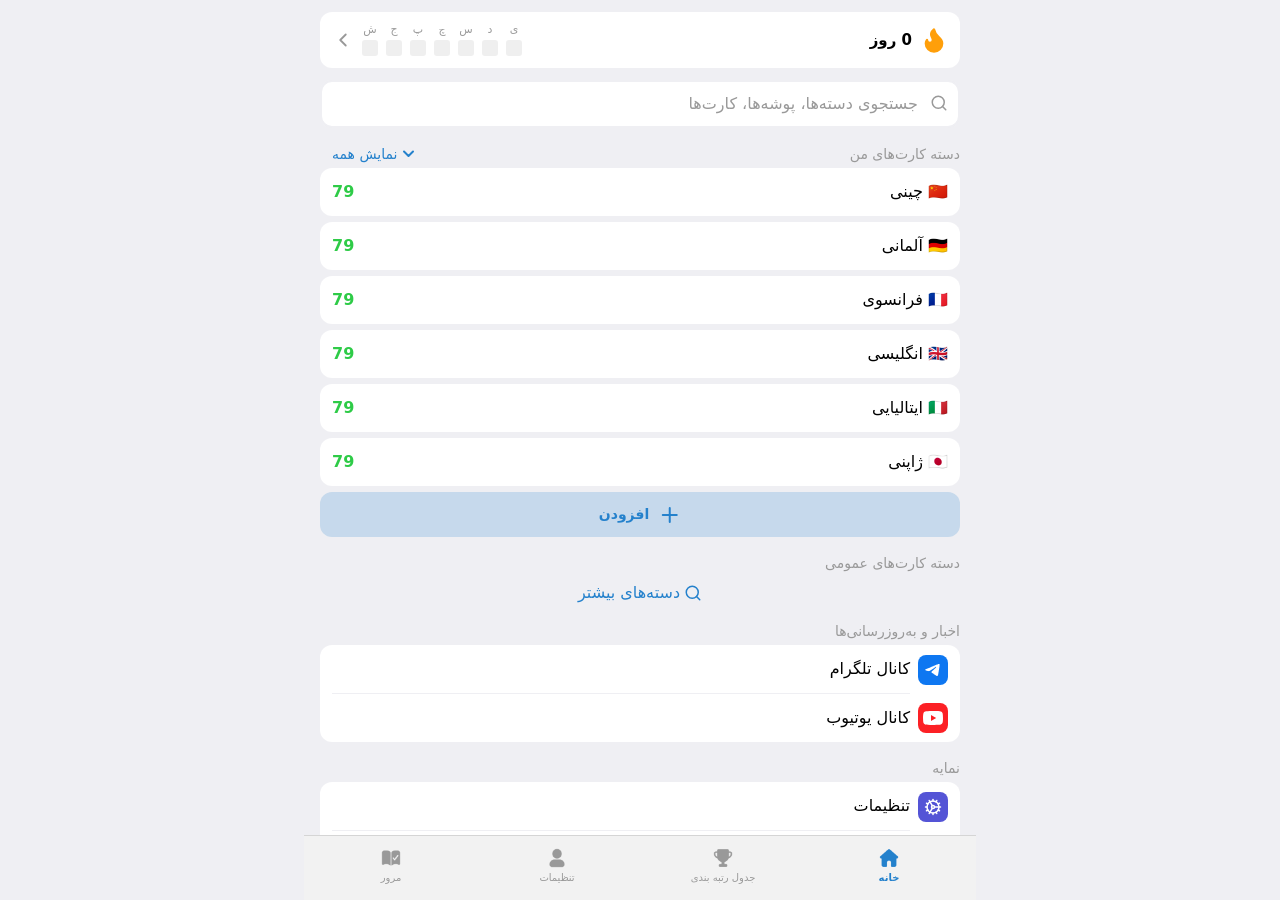
<file: index.html>
<!doctype html>
<html lang="en">
  <head>
    <!-- Must be the very first script in <head> (see docs: "برنامک‌ها در سروش‌پلاس") -->
    <script src="https://app.splus.ir/js/soroush-web-app.js"></script>
    <meta charset="UTF-8" />
    <link rel="icon" type="image/png" href="./favicon.png" />
    <meta name="viewport" content="width=device-width, initial-scale=1.0, user-scalable=no" />
    <title>MemoCard</title>
    <meta name="description" content="MemoCard. Improve your memory with spaced repetition. Learn languages, history or other subjects with the proven flashcard method." />
    <meta name="keywords" content="memocard, anki alternative,flashcard app,spaced repetition">
    <link rel="manifest" href="./manifest.json">
    <script>
      var rollbarAllowedHosts = ["app.memocard.org"];
      var isRollbarHostAllowed = rollbarAllowedHosts.indexOf(window.location.hostname) !== -1;
      var _rollbarConfig = {
        accessToken: "8738fbc8c3fe4c7eb5c007ad721435c088f5d90adb777fe614d680e02a99174fdf6cdc5746ce35d2a640b81828a0a750",
        enabled: isRollbarHostAllowed,
        captureUncaught: isRollbarHostAllowed,
        captureUnhandledRejections: isRollbarHostAllowed,
        environment: 'production',
        hostSafeList: rollbarAllowedHosts,
        checkIgnore: function () {
          return !isRollbarHostAllowed;
        },
        payload: {
          client: {
            javascript: {
              code_version: '1.0.1',
            }
          },
        }
      };
      !function(r){var e={};function o(n){if(e[n])return e[n].exports;var t=e[n]={i:n,l:!1,exports:{}};return r[n].call(t.exports,t,t.exports,o),t.l=!0,t.exports}o.m=r,o.c=e,o.d=function(r,e,n){o.o(r,e)||Object.defineProperty(r,e,{enumerable:!0,get:n})},o.r=function(r){"undefined"!=typeof Symbol&&Symbol.toStringTag&&Object.defineProperty(r,Symbol.toStringTag,{value:"Module"}),Object.defineProperty(r,"__esModule",{value:!0})},o.t=function(r,e){if(1&e&&(r=o(r)),8&e)return r;if(4&e&&"object"==typeof r&&r&&r.__esModule)return r;var n=Object.create(null);if(o.r(n),Object.defineProperty(n,"default",{enumerable:!0,value:r}),2&e&&"string"!=typeof r)for(var t in r)o.d(n,t,function(e){return r[e]}.bind(null,t));return n},o.n=function(r){var e=r&&r.__esModule?function(){return r.default}:function(){return r};return o.d(e,"a",e),e},o.o=function(r,e){return Object.prototype.hasOwnProperty.call(r,e)},o.p="",o(o.s=0)}([function(r,e,o){"use strict";var n=o(1),t=o(5);_rollbarConfig=_rollbarConfig||{},_rollbarConfig.rollbarJsUrl=_rollbarConfig.rollbarJsUrl||"https://cdn.rollbar.com/rollbarjs/refs/tags/v2.26.0/rollbar.min.js",_rollbarConfig.async=void 0===_rollbarConfig.async||_rollbarConfig.async;var a=n.setupShim(window,_rollbarConfig),l=t(_rollbarConfig);window.rollbar=n.Rollbar,a.loadFull(window,document,!_rollbarConfig.async,_rollbarConfig,l)},function(r,e,o){"use strict";var n=o(2),t=o(3);function a(r){return function(){try{return r.apply(this,arguments)}catch(r){try{console.error("[Rollbar]: Internal error",r)}catch(r){}}}}var l=0;function i(r,e){this.options=r,this._rollbarOldOnError=null;var o=l++;this.shimId=function(){return o},"undefined"!=typeof window&&window._rollbarShims&&(window._rollbarShims[o]={handler:e,messages:[]})}var s=o(4),d=function(r,e){return new i(r,e)},c=function(r){return new s(d,r)};function u(r){return a((function(){var e=this,o=Array.prototype.slice.call(arguments,0),n={shim:e,method:r,args:o,ts:new Date};window._rollbarShims[this.shimId()].messages.push(n)}))}i.prototype.loadFull=function(r,e,o,n,t){var l=!1,i=e.createElement("script"),s=e.getElementsByTagName("script")[0],d=s.parentNode;i.crossOrigin="",i.src=n.rollbarJsUrl,o||(i.async=!0),i.onload=i.onreadystatechange=a((function(){if(!(l||this.readyState&&"loaded"!==this.readyState&&"complete"!==this.readyState)){i.onload=i.onreadystatechange=null;try{d.removeChild(i)}catch(r){}l=!0,function(){var e;if(void 0===r._rollbarDidLoad){e=new Error("rollbar.js did not load");for(var o,n,a,l,i=0;o=r._rollbarShims[i++];)for(o=o.messages||[];n=o.shift();)for(a=n.args||[],i=0;i<a.length;++i)if("function"==typeof(l=a[i])){l(e);break}}"function"==typeof t&&t(e)}()}})),d.insertBefore(i,s)},i.prototype.wrap=function(r,e,o){try{var n;if(n="function"==typeof e?e:function(){return e||{}},"function"!=typeof r)return r;if(r._isWrap)return r;if(!r._rollbar_wrapped&&(r._rollbar_wrapped=function(){o&&"function"==typeof o&&o.apply(this,arguments);try{return r.apply(this,arguments)}catch(o){var e=o;throw e&&("string"==typeof e&&(e=new String(e)),e._rollbarContext=n()||{},e._rollbarContext._wrappedSource=r.toString(),window._rollbarWrappedError=e),e}},r._rollbar_wrapped._isWrap=!0,r.hasOwnProperty))for(var t in r)r.hasOwnProperty(t)&&(r._rollbar_wrapped[t]=r[t]);return r._rollbar_wrapped}catch(e){return r}};for(var p="log,debug,info,warn,warning,error,critical,global,configure,handleUncaughtException,handleAnonymousErrors,handleUnhandledRejection,captureEvent,captureDomContentLoaded,captureLoad".split(","),f=0;f<p.length;++f)i.prototype[p[f]]=u(p[f]);r.exports={setupShim:function(r,e){if(r){var o=e.globalAlias||"Rollbar";if("object"==typeof r[o])return r[o];r._rollbarShims={},r._rollbarWrappedError=null;var l=new c(e);return a((function(){e.captureUncaught&&(l._rollbarOldOnError=r.onerror,n.captureUncaughtExceptions(r,l,!0),e.wrapGlobalEventHandlers&&t(r,l,!0)),e.captureUnhandledRejections&&n.captureUnhandledRejections(r,l,!0);var a=e.autoInstrument;return!1!==e.enabled&&(void 0===a||!0===a||"object"==typeof a&&a.network)&&r.addEventListener&&(r.addEventListener("load",l.captureLoad.bind(l)),r.addEventListener("DOMContentLoaded",l.captureDomContentLoaded.bind(l))),r[o]=l,l}))()}},Rollbar:c}},function(r,e,o){"use strict";function n(r,e,o,n){r._rollbarWrappedError&&(n[4]||(n[4]=r._rollbarWrappedError),n[5]||(n[5]=r._rollbarWrappedError._rollbarContext),r._rollbarWrappedError=null);var t=e.handleUncaughtException.apply(e,n);o&&o.apply(r,n),"anonymous"===t&&(e.anonymousErrorsPending+=1)}r.exports={captureUncaughtExceptions:function(r,e,o){if(r){var t;if("function"==typeof e._rollbarOldOnError)t=e._rollbarOldOnError;else if(r.onerror){for(t=r.onerror;t._rollbarOldOnError;)t=t._rollbarOldOnError;e._rollbarOldOnError=t}e.handleAnonymousErrors();var a=function(){var o=Array.prototype.slice.call(arguments,0);n(r,e,t,o)};o&&(a._rollbarOldOnError=t),r.onerror=a}},captureUnhandledRejections:function(r,e,o){if(r){"function"==typeof r._rollbarURH&&r._rollbarURH.belongsToShim&&r.removeEventListener("unhandledrejection",r._rollbarURH);var n=function(r){var o,n,t;try{o=r.reason}catch(r){o=void 0}try{n=r.promise}catch(r){n="[unhandledrejection] error getting `promise` from event"}try{t=r.detail,!o&&t&&(o=t.reason,n=t.promise)}catch(r){}o||(o="[unhandledrejection] error getting `reason` from event"),e&&e.handleUnhandledRejection&&e.handleUnhandledRejection(o,n)};n.belongsToShim=o,r._rollbarURH=n,r.addEventListener("unhandledrejection",n)}}}},function(r,e,o){"use strict";function n(r,e,o){if(e.hasOwnProperty&&e.hasOwnProperty("addEventListener")){for(var n=e.addEventListener;n._rollbarOldAdd&&n.belongsToShim;)n=n._rollbarOldAdd;var t=function(e,o,t){n.call(this,e,r.wrap(o),t)};t._rollbarOldAdd=n,t.belongsToShim=o,e.addEventListener=t;for(var a=e.removeEventListener;a._rollbarOldRemove&&a.belongsToShim;)a=a._rollbarOldRemove;var l=function(r,e,o){a.call(this,r,e&&e._rollbar_wrapped||e,o)};l._rollbarOldRemove=a,l.belongsToShim=o,e.removeEventListener=l}}r.exports=function(r,e,o){if(r){var t,a,l="EventTarget,Window,Node,ApplicationCache,AudioTrackList,ChannelMergerNode,CryptoOperation,EventSource,FileReader,HTMLUnknownElement,IDBDatabase,IDBRequest,IDBTransaction,KeyOperation,MediaController,MessagePort,ModalWindow,Notification,SVGElementInstance,Screen,TextTrack,TextTrackCue,TextTrackList,WebSocket,WebSocketWorker,Worker,XMLHttpRequest,XMLHttpRequestEventTarget,XMLHttpRequestUpload".split(",");for(t=0;t<l.length;++t)r[a=l[t]]&&r[a].prototype&&n(e,r[a].prototype,o)}}},function(r,e,o){"use strict";function n(r,e){this.impl=r(e,this),this.options=e,function(r){for(var e=function(r){return function(){var e=Array.prototype.slice.call(arguments,0);if(this.impl[r])return this.impl[r].apply(this.impl,e)}},o="log,debug,info,warn,warning,error,critical,global,configure,handleUncaughtException,handleAnonymousErrors,handleUnhandledRejection,_createItem,wrap,loadFull,shimId,captureEvent,captureDomContentLoaded,captureLoad".split(","),n=0;n<o.length;n++)r[o[n]]=e(o[n])}(n.prototype)}n.prototype._swapAndProcessMessages=function(r,e){var o,n,t;for(this.impl=r(this.options);o=e.shift();)n=o.method,t=o.args,this[n]&&"function"==typeof this[n]&&("captureDomContentLoaded"===n||"captureLoad"===n?this[n].apply(this,[t[0],o.ts]):this[n].apply(this,t));return this},r.exports=n},function(r,e,o){"use strict";r.exports=function(r){return function(e){if(!e&&!window._rollbarInitialized){for(var o,n,t=(r=r||{}).globalAlias||"Rollbar",a=window.rollbar,l=function(r){return new a(r)},i=0;o=window._rollbarShims[i++];)n||(n=o.handler),o.handler._swapAndProcessMessages(l,o.messages);window[t]=n,window._rollbarInitialized=!0}}}}]);
    </script>
    <script type="module" crossorigin src="./assets/main-DvXLVefq.js"></script>
    <link rel="modulepreload" crossorigin href="./assets/rolldown-runtime-CNC7AqOf.js">
    <link rel="modulepreload" crossorigin href="./assets/modulepreload-polyfill-Dezn_h7o.js">
    <link rel="modulepreload" crossorigin href="./assets/jsx-runtime-BCwssusz.js">
    <link rel="modulepreload" crossorigin href="./assets/react-dom-BDHkDnZ2.js">
    <link rel="modulepreload" crossorigin href="./assets/client-C7OYAF2B.js">
    <link rel="modulepreload" crossorigin href="./assets/rollbar-DKNGlGj_.js">
    <link rel="stylesheet" crossorigin href="./assets/main-DXJfBWjQ.css">
  </head>
  <script src="https://telegram.org/js/telegram-web-app.js"></script>
  <body>
    <div id="root"></div>
  </body>
</html>
</file>
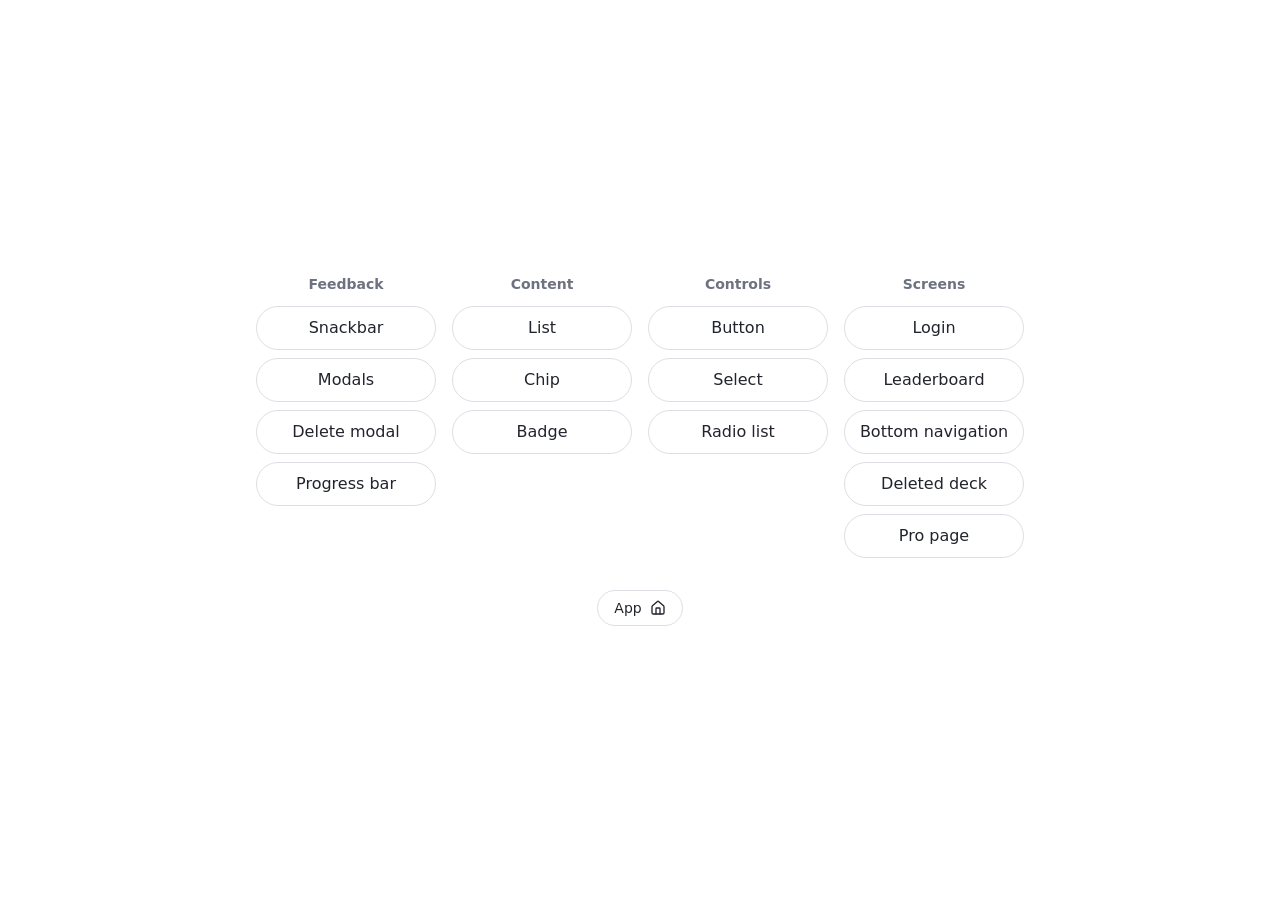
<file: playground/index.html>
<!doctype html>
<html lang="en">
  <head>
    <meta charset="UTF-8" />
    <link rel="icon" type="image/png" href="../favicon.png" />
    <meta name="viewport" content="width=device-width, initial-scale=1.0" />
    <title>MemoCard Playground</title>
    <script type="module" crossorigin src="../assets/playground-B19-ZOGA.js"></script>
    <link rel="modulepreload" crossorigin href="../assets/rolldown-runtime-CNC7AqOf.js">
    <link rel="modulepreload" crossorigin href="../assets/modulepreload-polyfill-Dezn_h7o.js">
    <link rel="modulepreload" crossorigin href="../assets/jsx-runtime-BCwssusz.js">
    <link rel="modulepreload" crossorigin href="../assets/react-dom-BDHkDnZ2.js">
    <link rel="modulepreload" crossorigin href="../assets/client-C7OYAF2B.js">
    <link rel="stylesheet" crossorigin href="../assets/playground-D1hAuPlp.css">
  </head>
  <body>
    <div id="root"></div>
  </body>
</html>
</file>
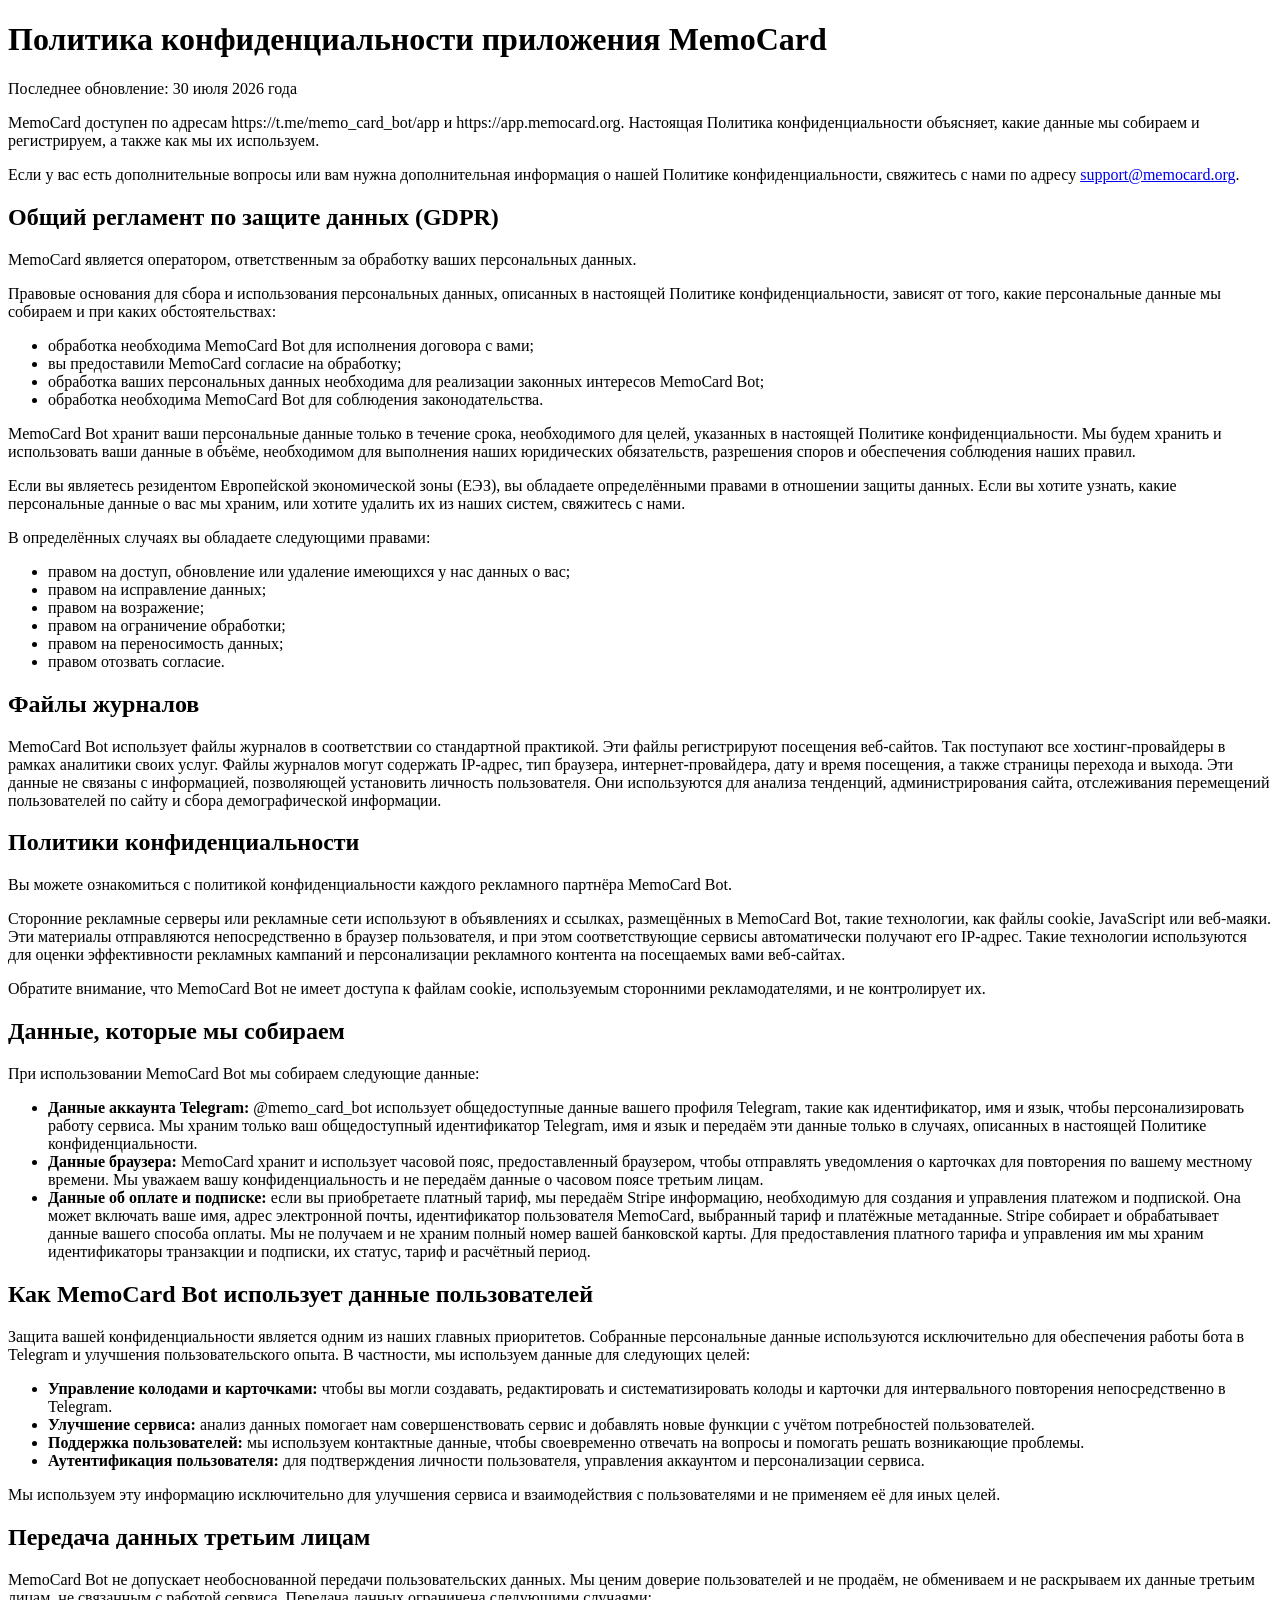
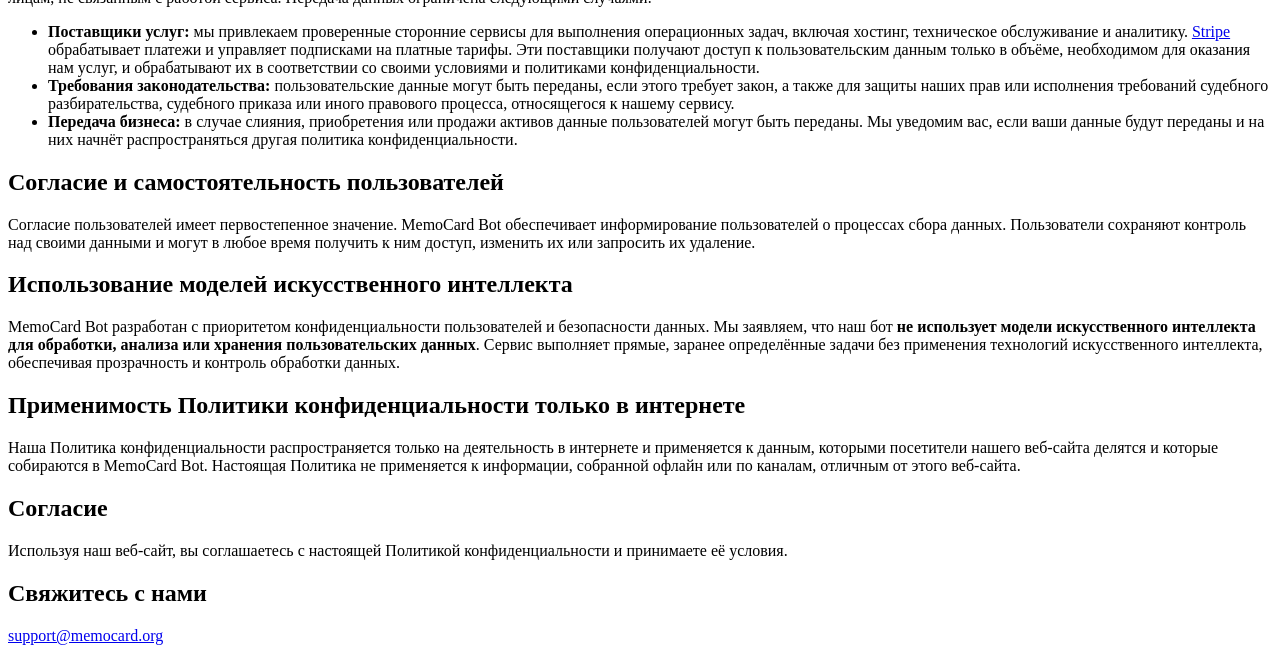
<file: privacy-policy-ru.html>
<!doctype html>
<html lang="ru">
  <head>
    <meta charset="UTF-8" />
  </head>
  <body>
    <h1>Политика конфиденциальности приложения MemoCard</h1>
    <p>Последнее обновление: 30 июля 2026 года</p>
    <p>
      MemoCard доступен по адресам https://t.me/memo_card_bot/app и
      https://app.memocard.org. Настоящая Политика конфиденциальности объясняет,
      какие данные мы собираем и регистрируем, а также как мы их используем.
    </p>
    <p>
      Если у вас есть дополнительные вопросы или вам нужна дополнительная
      информация о нашей Политике конфиденциальности, свяжитесь с нами по адресу
      <a href="mailto:support@memocard.org">support@memocard.org</a>.
    </p>
    <h2>Общий регламент по защите данных (GDPR)</h2>
    <p>
      MemoCard является оператором, ответственным за обработку ваших персональных
      данных.
    </p>
    <p>
      Правовые основания для сбора и использования персональных данных,
      описанных в настоящей Политике конфиденциальности, зависят от того, какие
      персональные данные мы собираем и при каких обстоятельствах:
    </p>
    <ul>
      <li>обработка необходима MemoCard Bot для исполнения договора с вами;</li>
      <li>вы предоставили MemoCard согласие на обработку;</li>
      <li>
        обработка ваших персональных данных необходима для реализации законных
        интересов MemoCard Bot;
      </li>
      <li>обработка необходима MemoCard Bot для соблюдения законодательства.</li>
    </ul>
    <p>
      MemoCard Bot хранит ваши персональные данные только в течение срока,
      необходимого для целей, указанных в настоящей Политике конфиденциальности.
      Мы будем хранить и использовать ваши данные в объёме, необходимом для
      выполнения наших юридических обязательств, разрешения споров и обеспечения
      соблюдения наших правил.
    </p>
    <p>
      Если вы являетесь резидентом Европейской экономической зоны (ЕЭЗ), вы
      обладаете определёнными правами в отношении защиты данных. Если вы хотите
      узнать, какие персональные данные о вас мы храним, или хотите удалить их
      из наших систем, свяжитесь с нами.
    </p>
    <p>В определённых случаях вы обладаете следующими правами:</p>
    <ul>
      <li>
        правом на доступ, обновление или удаление имеющихся у нас данных о вас;
      </li>
      <li>правом на исправление данных;</li>
      <li>правом на возражение;</li>
      <li>правом на ограничение обработки;</li>
      <li>правом на переносимость данных;</li>
      <li>правом отозвать согласие.</li>
    </ul>
    <h2>Файлы журналов</h2>
    <p>
      MemoCard Bot использует файлы журналов в соответствии со стандартной
      практикой. Эти файлы регистрируют посещения веб-сайтов. Так поступают все
      хостинг-провайдеры в рамках аналитики своих услуг. Файлы журналов могут
      содержать IP-адрес, тип браузера, интернет-провайдера, дату и время
      посещения, а также страницы перехода и выхода. Эти данные не связаны с
      информацией, позволяющей установить личность пользователя. Они
      используются для анализа тенденций, администрирования сайта, отслеживания
      перемещений пользователей по сайту и сбора демографической информации.
    </p>
    <h2>Политики конфиденциальности</h2>
    <p>
      Вы можете ознакомиться с политикой конфиденциальности каждого рекламного
      партнёра MemoCard Bot.
    </p>
    <p>
      Сторонние рекламные серверы или рекламные сети используют в объявлениях и
      ссылках, размещённых в MemoCard Bot, такие технологии, как файлы cookie,
      JavaScript или веб-маяки. Эти материалы отправляются непосредственно в
      браузер пользователя, и при этом соответствующие сервисы автоматически
      получают его IP-адрес. Такие технологии используются для оценки
      эффективности рекламных кампаний и персонализации рекламного контента на
      посещаемых вами веб-сайтах.
    </p>
    <p>
      Обратите внимание, что MemoCard Bot не имеет доступа к файлам cookie,
      используемым сторонними рекламодателями, и не контролирует их.
    </p>
    <h2>Данные, которые мы собираем</h2>
    <p>При использовании MemoCard Bot мы собираем следующие данные:</p>
    <ul>
      <li>
        <strong>Данные аккаунта Telegram:</strong> @memo_card_bot использует
        общедоступные данные вашего профиля Telegram, такие как идентификатор,
        имя и язык, чтобы персонализировать работу сервиса. Мы храним только ваш
        общедоступный идентификатор Telegram, имя и язык и передаём эти данные
        только в случаях, описанных в настоящей Политике конфиденциальности.
      </li>
      <li>
        <strong>Данные браузера:</strong> MemoCard хранит и использует часовой
        пояс, предоставленный браузером, чтобы отправлять уведомления о карточках
        для повторения по вашему местному времени. Мы уважаем вашу
        конфиденциальность и не передаём данные о часовом поясе третьим лицам.
      </li>
      <li>
        <strong>Данные об оплате и подписке:</strong> если вы приобретаете
        платный тариф, мы передаём Stripe информацию, необходимую для создания и
        управления платежом и подпиской. Она может включать ваше имя, адрес
        электронной почты, идентификатор пользователя MemoCard, выбранный тариф
        и платёжные метаданные. Stripe собирает и обрабатывает данные вашего
        способа оплаты. Мы не получаем и не храним полный номер вашей банковской
        карты. Для предоставления платного тарифа и управления им мы храним
        идентификаторы транзакции и подписки, их статус, тариф и расчётный период.
      </li>
    </ul>
    <section>
      <h2>Как MemoCard Bot использует данные пользователей</h2>
      <p>
        Защита вашей конфиденциальности является одним из наших главных
        приоритетов. Собранные персональные данные используются исключительно для
        обеспечения работы бота в Telegram и улучшения пользовательского опыта.
        В частности, мы используем данные для следующих целей:
      </p>
      <ul>
        <li>
          <strong>Управление колодами и карточками:</strong> чтобы вы могли
          создавать, редактировать и систематизировать колоды и карточки для
          интервального повторения непосредственно в Telegram.
        </li>
        <li>
          <strong>Улучшение сервиса:</strong> анализ данных помогает нам
          совершенствовать сервис и добавлять новые функции с учётом потребностей
          пользователей.
        </li>
        <li>
          <strong>Поддержка пользователей:</strong> мы используем контактные
          данные, чтобы своевременно отвечать на вопросы и помогать решать
          возникающие проблемы.
        </li>
        <li>
          <strong>Аутентификация пользователя:</strong> для подтверждения
          личности пользователя, управления аккаунтом и персонализации сервиса.
        </li>
      </ul>
      <p>
        Мы используем эту информацию исключительно для улучшения сервиса и
        взаимодействия с пользователями и не применяем её для иных целей.
      </p>
    </section>

    <section>
      <h2>Передача данных третьим лицам</h2>
      <p>
        MemoCard Bot не допускает необоснованной передачи пользовательских
        данных. Мы ценим доверие пользователей и не продаём, не обмениваем и не
        раскрываем их данные третьим лицам, не связанным с работой сервиса.
        Передача данных ограничена следующими случаями:
      </p>
      <ul>
        <li>
          <strong>Поставщики услуг:</strong> мы привлекаем проверенные сторонние
          сервисы для выполнения операционных задач, включая хостинг,
          техническое обслуживание и аналитику.
          <a href="https://stripe.com/privacy">Stripe</a> обрабатывает платежи и
          управляет подписками на платные тарифы. Эти поставщики получают доступ
          к пользовательским данным только в объёме, необходимом для оказания
          нам услуг, и обрабатывают их в соответствии со своими условиями и
          политиками конфиденциальности.
        </li>
        <li>
          <strong>Требования законодательства:</strong> пользовательские данные
          могут быть переданы, если этого требует закон, а также для защиты наших
          прав или исполнения требований судебного разбирательства, судебного
          приказа или иного правового процесса, относящегося к нашему сервису.
        </li>
        <li>
          <strong>Передача бизнеса:</strong> в случае слияния, приобретения или
          продажи активов данные пользователей могут быть переданы. Мы уведомим
          вас, если ваши данные будут переданы и на них начнёт распространяться
          другая политика конфиденциальности.
        </li>
      </ul>
    </section>

    <section>
      <h2>Согласие и самостоятельность пользователей</h2>
      <p>
        Согласие пользователей имеет первостепенное значение. MemoCard Bot
        обеспечивает информирование пользователей о процессах сбора данных.
        Пользователи сохраняют контроль над своими данными и могут в любое время
        получить к ним доступ, изменить их или запросить их удаление.
      </p>
    </section>
    <section>
      <h2>Использование моделей искусственного интеллекта</h2>
      <p>
        MemoCard Bot разработан с приоритетом конфиденциальности пользователей и
        безопасности данных. Мы заявляем, что наш бот
        <strong
          >не использует модели искусственного интеллекта для обработки, анализа
          или хранения пользовательских данных</strong
        >. Сервис выполняет прямые, заранее определённые задачи без применения
        технологий искусственного интеллекта, обеспечивая прозрачность и
        контроль обработки данных.
      </p>
    </section>
    <h2>Применимость Политики конфиденциальности только в интернете</h2>
    <p>
      Наша Политика конфиденциальности распространяется только на деятельность в
      интернете и применяется к данным, которыми посетители нашего веб-сайта
      делятся и которые собираются в MemoCard Bot. Настоящая Политика не
      применяется к информации, собранной офлайн или по каналам, отличным от
      этого веб-сайта.
    </p>
    <h2>Согласие</h2>
    <p>
      Используя наш веб-сайт, вы соглашаетесь с настоящей Политикой
      конфиденциальности и принимаете её условия.
    </p>
    <h2>Свяжитесь с нами</h2>
    <p>
      <a href="mailto:support@memocard.org">support@memocard.org</a>
    </p>
  </body>
</html>
</file>
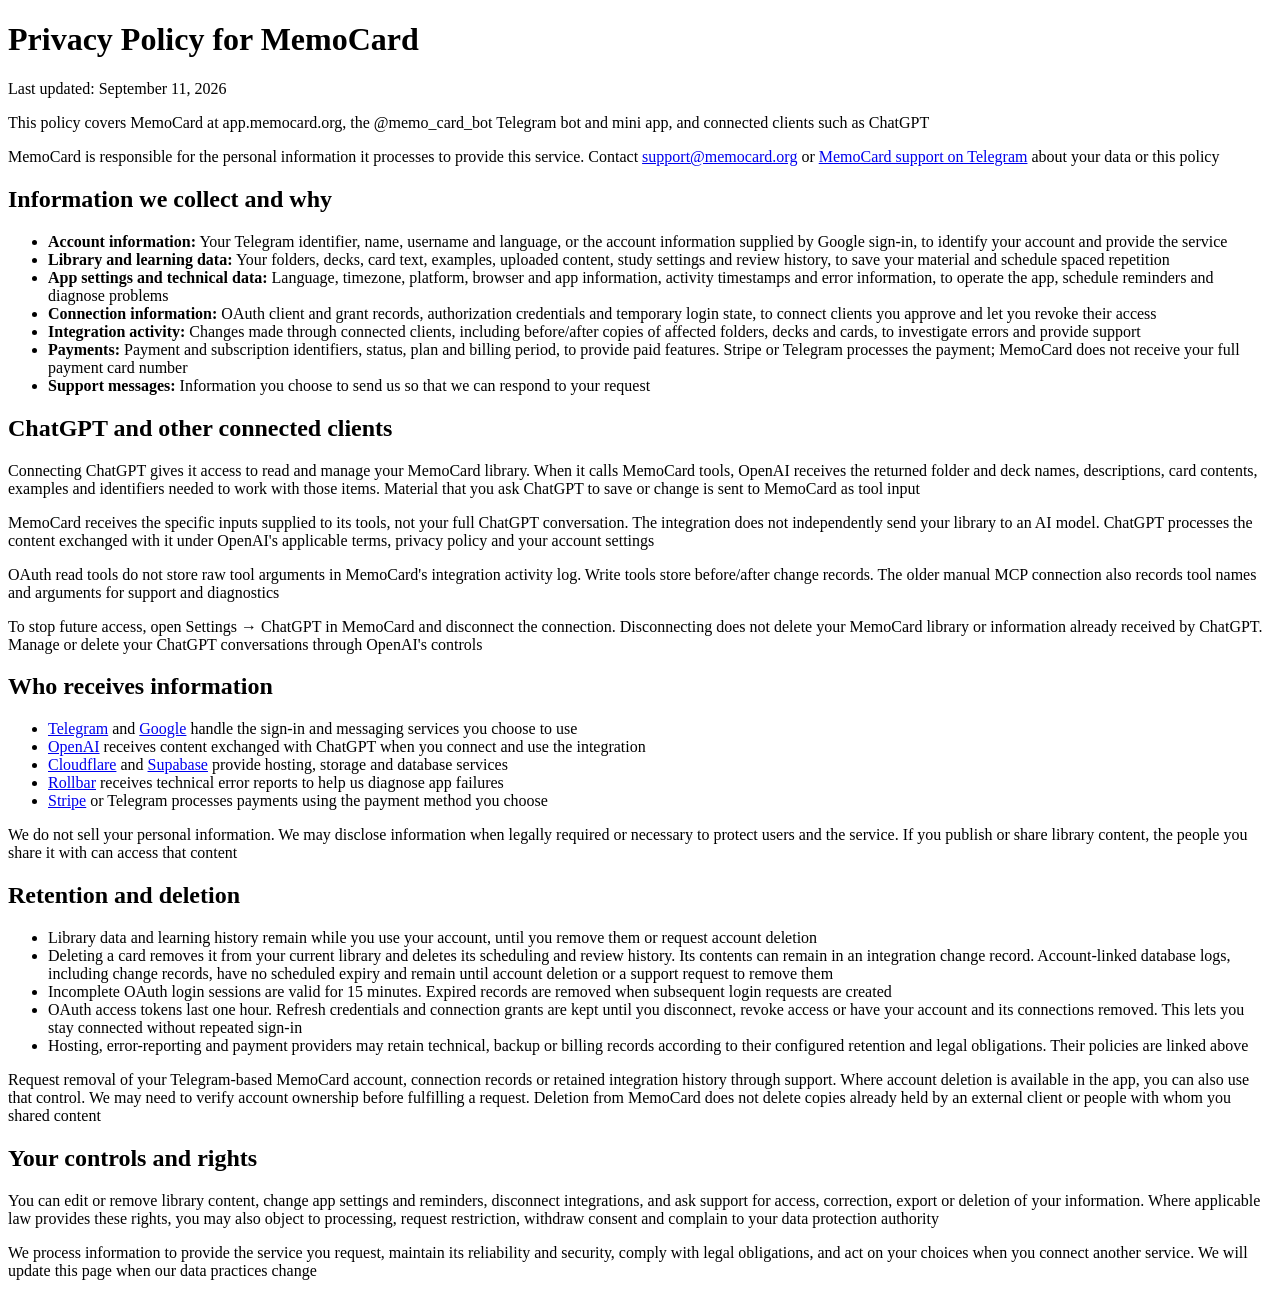
<file: privacy-policy.html>
<!doctype html>
<html lang="en">
  <head>
    <meta charset="utf-8" />
    <meta name="viewport" content="width=device-width, initial-scale=1" />
    <title>MemoCard Privacy Policy</title>
  </head>
  <body>
    <h1>Privacy Policy for MemoCard</h1>
    <p>Last updated: September 11, 2026</p>
    <p>
      This policy covers MemoCard at app.memocard.org, the @memo_card_bot
      Telegram bot and mini app, and connected clients such as ChatGPT
    </p>
    <p>
      MemoCard is responsible for the personal information it processes to
      provide this service. Contact
      <a href="mailto:support@memocard.org">support@memocard.org</a> or
      <a href="https://t.me/memocard_support">MemoCard support on Telegram</a>
      about your data or this policy
    </p>

    <h2>Information we collect and why</h2>
    <ul>
      <li>
        <strong>Account information:</strong> Your Telegram identifier, name,
        username and language, or the account information supplied by Google
        sign-in, to identify your account and provide the service
      </li>
      <li>
        <strong>Library and learning data:</strong> Your folders, decks, card
        text, examples, uploaded content, study settings and review history,
        to save your material and schedule spaced repetition
      </li>
      <li>
        <strong>App settings and technical data:</strong> Language, timezone,
        platform, browser and app information, activity timestamps and error
        information, to operate the app, schedule reminders and diagnose problems
      </li>
      <li>
        <strong>Connection information:</strong> OAuth client and grant records,
        authorization credentials and temporary login state, to connect clients
        you approve and let you revoke their access
      </li>
      <li>
        <strong>Integration activity:</strong> Changes made through connected
        clients, including before/after copies of affected folders, decks and
        cards, to investigate errors and provide support
      </li>
      <li>
        <strong>Payments:</strong> Payment and subscription identifiers, status,
        plan and billing period, to provide paid features. Stripe or Telegram
        processes the payment; MemoCard does not receive your full payment card
        number
      </li>
      <li>
        <strong>Support messages:</strong> Information you choose to send us
        so that we can respond to your request
      </li>
    </ul>

    <h2>ChatGPT and other connected clients</h2>
    <p>
      Connecting ChatGPT gives it access to read and manage your MemoCard library.
      When it calls MemoCard tools, OpenAI receives the returned folder and deck
      names, descriptions, card contents, examples and identifiers needed to
      work with those items. Material that you ask ChatGPT to save or change is
      sent to MemoCard as tool input
    </p>
    <p>
      MemoCard receives the specific inputs supplied to its tools, not your full
      ChatGPT conversation. The integration does not independently send your
      library to an AI model. ChatGPT processes the content exchanged with it
      under OpenAI's applicable terms, privacy policy and your account settings
    </p>
    <p>
      OAuth read tools do not store raw tool arguments in MemoCard's integration
      activity log. Write tools store before/after change records. The older
      manual MCP connection also records tool names and arguments for support
      and diagnostics
    </p>
    <p>
      To stop future access, open Settings → ChatGPT in MemoCard and disconnect
      the connection. Disconnecting does not delete your MemoCard library or
      information already received by ChatGPT. Manage or delete your ChatGPT
      conversations through OpenAI's controls
    </p>

    <h2>Who receives information</h2>
    <ul>
      <li>
        <a href="https://telegram.org/privacy">Telegram</a> and
        <a href="https://policies.google.com/privacy">Google</a> handle the
        sign-in and messaging services you choose to use
      </li>
      <li>
        <a href="https://openai.com/policies/privacy-policy/">OpenAI</a> receives
        content exchanged with ChatGPT when you connect and use the integration
      </li>
      <li>
        <a href="https://www.cloudflare.com/privacypolicy/">Cloudflare</a> and
        <a href="https://supabase.com/privacy">Supabase</a> provide hosting,
        storage and database services
      </li>
      <li>
        <a href="https://rollbar.com/privacy/">Rollbar</a> receives technical
        error reports to help us diagnose app failures
      </li>
      <li>
        <a href="https://stripe.com/privacy">Stripe</a> or Telegram processes
        payments using the payment method you choose
      </li>
    </ul>
    <p>
      We do not sell your personal information. We may disclose information when
      legally required or necessary to protect users and the service. If you
      publish or share library content, the people you share it with can access
      that content
    </p>

    <h2>Retention and deletion</h2>
    <ul>
      <li>
        Library data and learning history remain while you use your account,
        until you remove them or request account deletion
      </li>
      <li>
        Deleting a card removes it from your current library and deletes its
        scheduling and review history. Its contents can remain in an integration
        change record. Account-linked database logs, including change records,
        have no scheduled expiry and remain until account deletion or a support
        request to remove them
      </li>
      <li>
        Incomplete OAuth login sessions are valid for 15 minutes. Expired
        records are removed when subsequent login requests are created
      </li>
      <li>
        OAuth access tokens last one hour. Refresh credentials and connection
        grants are kept until you disconnect, revoke access or have your account
        and its connections removed. This lets you stay connected without
        repeated sign-in
      </li>
      <li>
        Hosting, error-reporting and payment providers may retain technical,
        backup or billing records according to their configured retention and
        legal obligations. Their policies are linked above
      </li>
    </ul>
    <p>
      Request removal of your Telegram-based MemoCard account, connection records
      or retained integration history through support. Where account deletion is
      available in the app, you can also use that control. We may need to verify
      account ownership before fulfilling a request. Deletion from MemoCard does
      not delete copies already held by an external client or people with whom
      you shared content
    </p>

    <h2>Your controls and rights</h2>
    <p>
      You can edit or remove library content, change app settings and reminders,
      disconnect integrations, and ask support for access, correction, export or
      deletion of your information. Where applicable law provides these rights,
      you may also object to processing, request restriction, withdraw consent
      and complain to your data protection authority
    </p>
    <p>
      We process information to provide the service you request, maintain its
      reliability and security, comply with legal obligations, and act on your
      choices when you connect another service. We will update this page when
      our data practices change
    </p>
  </body>
</html>
</file>
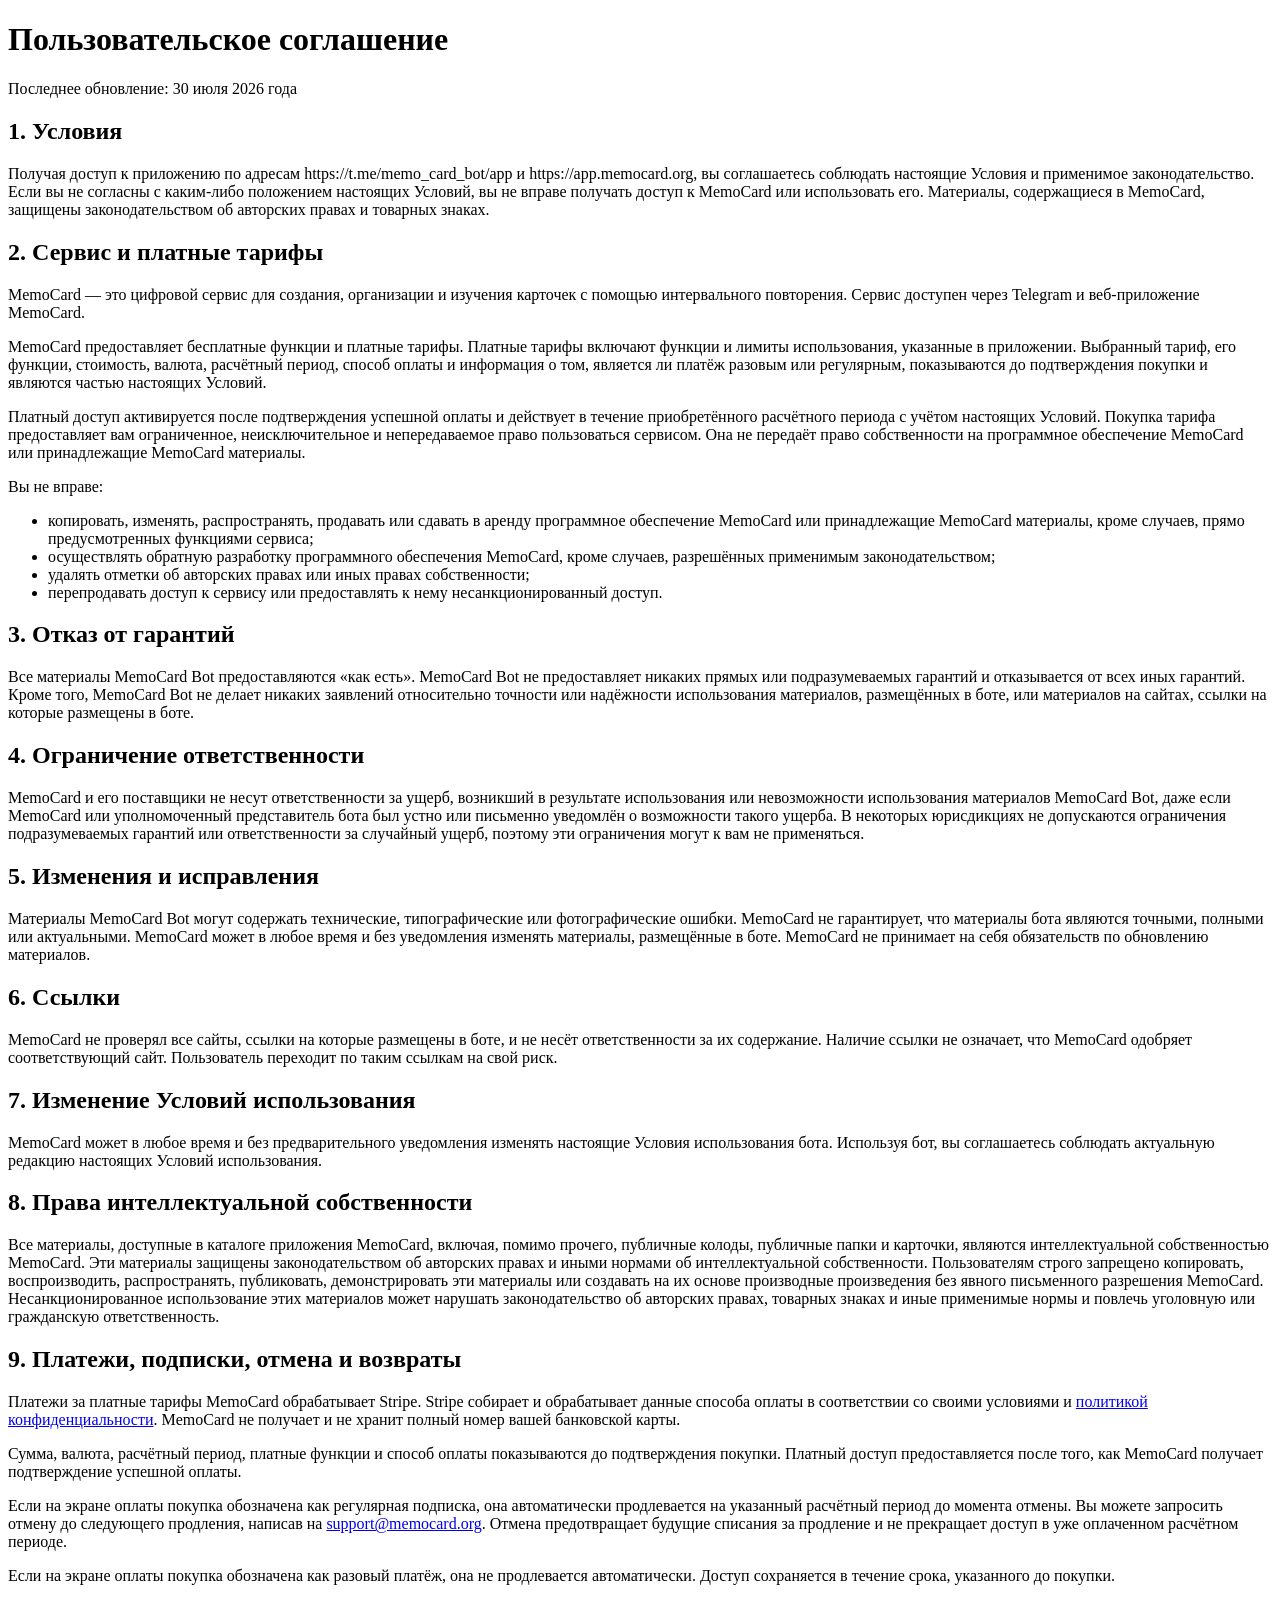
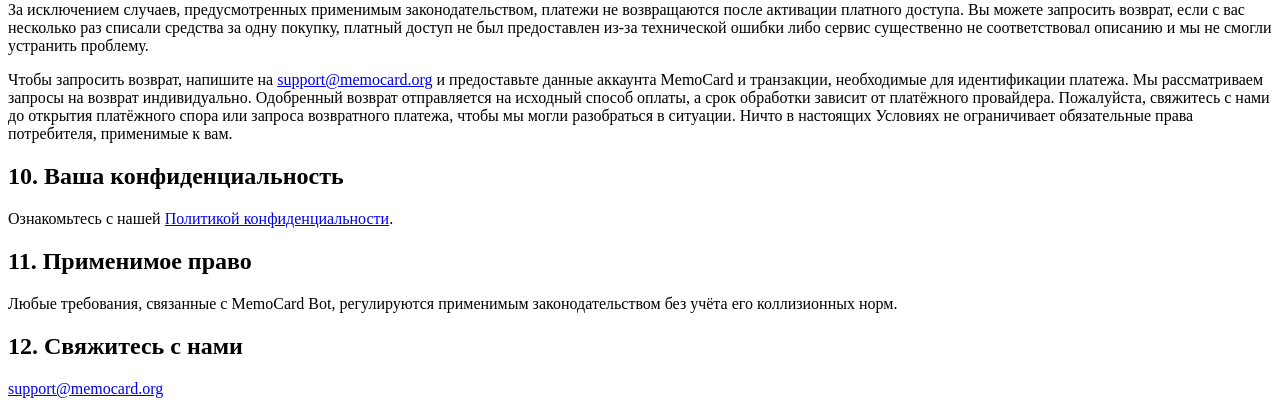
<file: terms-of-service-ru.html>
<!doctype html>
<html lang="ru">
  <head>
    <meta charset="UTF-8" />
    <title>Пользовательское соглашение</title>
  </head>
  <body>
    <h1>Пользовательское соглашение</h1>
    <p>Последнее обновление: 30 июля 2026 года</p>

    <h2>1. Условия</h2>
    <p>
      Получая доступ к приложению по адресам https://t.me/memo_card_bot/app и
      https://app.memocard.org, вы соглашаетесь соблюдать настоящие Условия и
      применимое законодательство. Если вы не согласны с каким-либо положением
      настоящих Условий, вы не вправе получать доступ к MemoCard или использовать
      его. Материалы, содержащиеся в MemoCard, защищены законодательством об
      авторских правах и товарных знаках.
    </p>
    <h2>2. Сервис и платные тарифы</h2>
    <p>
      MemoCard — это цифровой сервис для создания, организации и изучения
      карточек с помощью интервального повторения. Сервис доступен через Telegram
      и веб-приложение MemoCard.
    </p>
    <p>
      MemoCard предоставляет бесплатные функции и платные тарифы. Платные тарифы
      включают функции и лимиты использования, указанные в приложении. Выбранный
      тариф, его функции, стоимость, валюта, расчётный период, способ оплаты и
      информация о том, является ли платёж разовым или регулярным, показываются
      до подтверждения покупки и являются частью настоящих Условий.
    </p>
    <p>
      Платный доступ активируется после подтверждения успешной оплаты и действует
      в течение приобретённого расчётного периода с учётом настоящих Условий.
      Покупка тарифа предоставляет вам ограниченное, неисключительное и
      непередаваемое право пользоваться сервисом. Она не передаёт право
      собственности на программное обеспечение MemoCard или принадлежащие
      MemoCard материалы.
    </p>
    <p>Вы не вправе:</p>
    <ul>
      <li>
        копировать, изменять, распространять, продавать или сдавать в аренду
        программное обеспечение MemoCard или принадлежащие MemoCard материалы,
        кроме случаев, прямо предусмотренных функциями сервиса;
      </li>
      <li>
        осуществлять обратную разработку программного обеспечения MemoCard,
        кроме случаев, разрешённых применимым законодательством;
      </li>
      <li>
        удалять отметки об авторских правах или иных правах собственности;
      </li>
      <li>
        перепродавать доступ к сервису или предоставлять к нему
        несанкционированный доступ.
      </li>
    </ul>
    <h2>3. Отказ от гарантий</h2>
    <p>
      Все материалы MemoCard Bot предоставляются «как есть». MemoCard Bot не
      предоставляет никаких прямых или подразумеваемых гарантий и отказывается
      от всех иных гарантий. Кроме того, MemoCard Bot не делает никаких
      заявлений относительно точности или надёжности использования материалов,
      размещённых в боте, или материалов на сайтах, ссылки на которые размещены
      в боте.
    </p>
    <h2>4. Ограничение ответственности</h2>
    <p>
      MemoCard и его поставщики не несут ответственности за ущерб, возникший в
      результате использования или невозможности использования материалов
      MemoCard Bot, даже если MemoCard или уполномоченный представитель бота был
      устно или письменно уведомлён о возможности такого ущерба. В некоторых
      юрисдикциях не допускаются ограничения подразумеваемых гарантий или
      ответственности за случайный ущерб, поэтому эти ограничения могут к вам
      не применяться.
    </p>
    <h2>5. Изменения и исправления</h2>
    <p>
      Материалы MemoCard Bot могут содержать технические, типографические или
      фотографические ошибки. MemoCard не гарантирует, что материалы бота
      являются точными, полными или актуальными. MemoCard может в любое время и
      без уведомления изменять материалы, размещённые в боте. MemoCard не
      принимает на себя обязательств по обновлению материалов.
    </p>
    <h2>6. Ссылки</h2>
    <p>
      MemoCard не проверял все сайты, ссылки на которые размещены в боте, и не
      несёт ответственности за их содержание. Наличие ссылки не означает, что
      MemoCard одобряет соответствующий сайт. Пользователь переходит по таким
      ссылкам на свой риск.
    </p>
    <h2>7. Изменение Условий использования</h2>
    <p>
      MemoCard может в любое время и без предварительного уведомления изменять
      настоящие Условия использования бота. Используя бот, вы соглашаетесь
      соблюдать актуальную редакцию настоящих Условий использования.
    </p>
    <h2>8. Права интеллектуальной собственности</h2>
    <p>
      Все материалы, доступные в каталоге приложения MemoCard, включая, помимо
      прочего, публичные колоды, публичные папки и карточки, являются
      интеллектуальной собственностью MemoCard. Эти материалы защищены
      законодательством об авторских правах и иными нормами об интеллектуальной
      собственности. Пользователям строго запрещено копировать, воспроизводить,
      распространять, публиковать, демонстрировать эти материалы или создавать
      на их основе производные произведения без явного письменного разрешения
      MemoCard. Несанкционированное использование этих материалов может нарушать
      законодательство об авторских правах, товарных знаках и иные применимые
      нормы и повлечь уголовную или гражданскую ответственность.
    </p>

    <h2>9. Платежи, подписки, отмена и возвраты</h2>
    <p>
      Платежи за платные тарифы MemoCard обрабатывает Stripe. Stripe собирает и
      обрабатывает данные способа оплаты в соответствии со своими условиями и
      <a href="https://stripe.com/privacy">политикой конфиденциальности</a>.
      MemoCard не получает и не хранит полный номер вашей банковской карты.
    </p>
    <p>
      Сумма, валюта, расчётный период, платные функции и способ оплаты
      показываются до подтверждения покупки. Платный доступ предоставляется после
      того, как MemoCard получает подтверждение успешной оплаты.
    </p>
    <p>
      Если на экране оплаты покупка обозначена как регулярная подписка, она
      автоматически продлевается на указанный расчётный период до момента отмены.
      Вы можете запросить отмену до следующего продления, написав на
      <a href="mailto:support@memocard.org">support@memocard.org</a>. Отмена
      предотвращает будущие списания за продление и не прекращает доступ в уже
      оплаченном расчётном периоде.
    </p>
    <p>
      Если на экране оплаты покупка обозначена как разовый платёж, она не
      продлевается автоматически. Доступ сохраняется в течение срока, указанного
      до покупки.
    </p>
    <p>
      За исключением случаев, предусмотренных применимым законодательством,
      платежи не возвращаются после активации платного доступа. Вы можете
      запросить возврат, если с вас несколько раз списали средства за одну
      покупку, платный доступ не был предоставлен из-за технической ошибки либо
      сервис существенно не соответствовал описанию и мы не смогли устранить
      проблему.
    </p>
    <p>
      Чтобы запросить возврат, напишите на
      <a href="mailto:support@memocard.org">support@memocard.org</a> и предоставьте
      данные аккаунта MemoCard и транзакции, необходимые для идентификации
      платежа. Мы рассматриваем запросы на возврат индивидуально. Одобренный
      возврат отправляется на исходный способ оплаты, а срок обработки зависит от
      платёжного провайдера. Пожалуйста, свяжитесь с нами до открытия платёжного
      спора или запроса возвратного платежа, чтобы мы могли разобраться в
      ситуации. Ничто в настоящих Условиях не ограничивает обязательные права
      потребителя, применимые к вам.
    </p>

    <h2>10. Ваша конфиденциальность</h2>
    <p>
      Ознакомьтесь с нашей
      <a href="/privacy-policy-ru.html">Политикой конфиденциальности</a>.
    </p>

    <h2>11. Применимое право</h2>
    <p>
      Любые требования, связанные с MemoCard Bot, регулируются применимым
      законодательством без учёта его коллизионных норм.
    </p>

    <h2>12. Свяжитесь с нами</h2>
    <p>
      <a href="mailto:support@memocard.org">support@memocard.org</a>
    </p>
  </body>
</html>
</file>
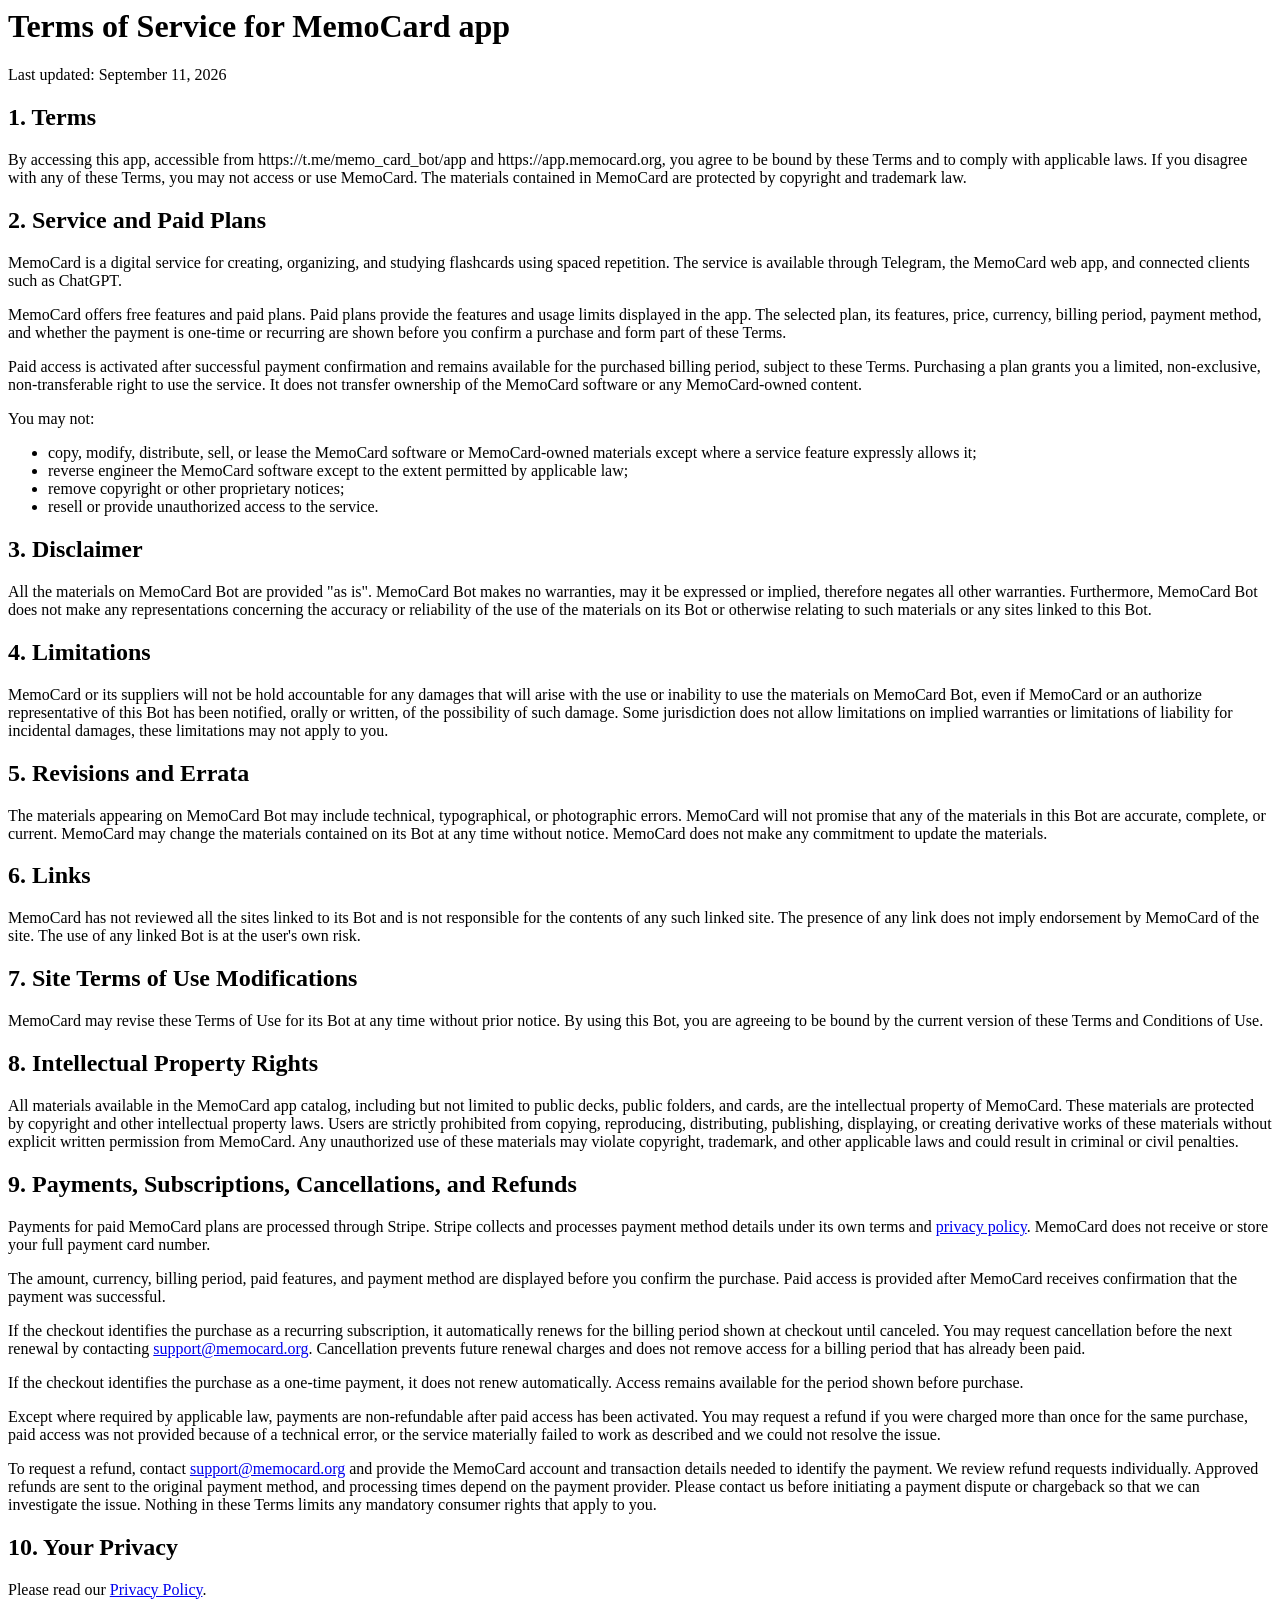
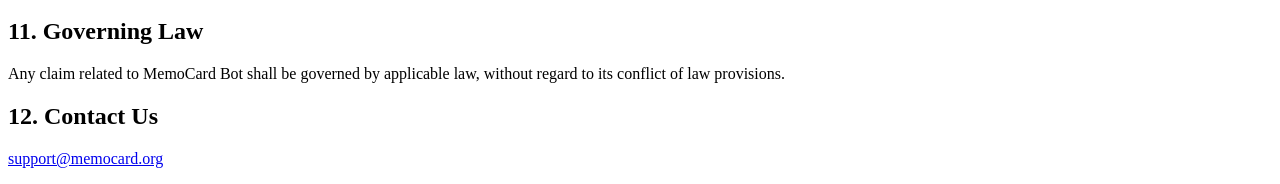
<file: terms-of-service.html>
<html>
  <head></head>
  <body>
    <h1>Terms of Service for MemoCard app</h1>
    <p>Last updated: September 11, 2026</p>

    <h2>1. Terms</h2>
    <p>
      By accessing this app, accessible from https://t.me/memo_card_bot/app and
      https://app.memocard.org, you agree to be bound by these Terms and to
      comply with applicable laws. If you disagree with any of these Terms, you
      may not access or use MemoCard. The materials contained in MemoCard are
      protected by copyright and trademark law.
    </p>
    <h2>2. Service and Paid Plans</h2>
    <p>
      MemoCard is a digital service for creating, organizing, and studying
      flashcards using spaced repetition. The service is available through
      Telegram, the MemoCard web app, and connected clients such as ChatGPT.
    </p>
    <p>
      MemoCard offers free features and paid plans. Paid plans provide the
      features and usage limits displayed in the app. The selected plan, its
      features, price, currency, billing period, payment method, and whether the
      payment is one-time or recurring are shown before you confirm a purchase
      and form part of these Terms.
    </p>
    <p>
      Paid access is activated after successful payment confirmation and remains
      available for the purchased billing period, subject to these Terms.
      Purchasing a plan grants you a limited, non-exclusive, non-transferable
      right to use the service. It does not transfer ownership of the MemoCard
      software or any MemoCard-owned content.
    </p>
    <p>You may not:</p>
    <ul>
      <li>
        copy, modify, distribute, sell, or lease the MemoCard software or
        MemoCard-owned materials except where a service feature expressly allows
        it;
      </li>
      <li>
        reverse engineer the MemoCard software except to the extent permitted by
        applicable law;
      </li>
      <li>remove copyright or other proprietary notices;</li>
      <li>resell or provide unauthorized access to the service.</li>
    </ul>
    <h2>3. Disclaimer</h2>
    <p>
      All the materials on MemoCard Bot are provided "as is". MemoCard Bot makes
      no warranties, may it be expressed or implied, therefore negates all other
      warranties. Furthermore, MemoCard Bot does not make any representations
      concerning the accuracy or reliability of the use of the materials on its
      Bot or otherwise relating to such materials or any sites linked to this
      Bot.
    </p>
    <h2>4. Limitations</h2>
    <p>
      MemoCard or its suppliers will not be hold accountable for any damages
      that will arise with the use or inability to use the materials on MemoCard
      Bot, even if MemoCard or an authorize representative of this Bot has been
      notified, orally or written, of the possibility of such damage. Some
      jurisdiction does not allow limitations on implied warranties or
      limitations of liability for incidental damages, these limitations may not
      apply to you.
    </p>
    <h2>5. Revisions and Errata</h2>
    <p>
      The materials appearing on MemoCard Bot may include technical,
      typographical, or photographic errors. MemoCard will not promise that any
      of the materials in this Bot are accurate, complete, or current. MemoCard
      may change the materials contained on its Bot at any time without notice.
      MemoCard does not make any commitment to update the materials.
    </p>
    <h2>6. Links</h2>
    <p>
      MemoCard has not reviewed all the sites linked to its Bot and is not
      responsible for the contents of any such linked site. The presence of any
      link does not imply endorsement by MemoCard of the site. The use of any
      linked Bot is at the user's own risk.
    </p>
    <h2>7. Site Terms of Use Modifications</h2>
    <p>
      MemoCard may revise these Terms of Use for its Bot at any time without
      prior notice. By using this Bot, you are agreeing to be bound by the
      current version of these Terms and Conditions of Use.
    </p>
    <h2>8. Intellectual Property Rights</h2>
    <p>
      All materials available in the MemoCard app catalog, including but not
      limited to public decks, public folders, and cards, are the intellectual
      property of MemoCard. These materials are protected by copyright and other
      intellectual property laws. Users are strictly prohibited from copying,
      reproducing, distributing, publishing, displaying, or creating derivative
      works of these materials without explicit written permission from
      MemoCard. Any unauthorized use of these materials may violate copyright,
      trademark, and other applicable laws and could result in criminal or civil
      penalties.
    </p>

    <h2>9. Payments, Subscriptions, Cancellations, and Refunds</h2>
    <p>
      Payments for paid MemoCard plans are processed through Stripe. Stripe
      collects and processes payment method details under its own terms and
      <a href="https://stripe.com/privacy">privacy policy</a>. MemoCard does not
      receive or store your full payment card number.
    </p>
    <p>
      The amount, currency, billing period, paid features, and payment method are
      displayed before you confirm the purchase. Paid access is provided after
      MemoCard receives confirmation that the payment was successful.
    </p>
    <p>
      If the checkout identifies the purchase as a recurring subscription, it
      automatically renews for the billing period shown at checkout until
      canceled. You may request cancellation before the next renewal by
      contacting
      <a href="mailto:support@memocard.org">support@memocard.org</a>. Cancellation
      prevents future renewal charges and does not remove access for a billing
      period that has already been paid.
    </p>
    <p>
      If the checkout identifies the purchase as a one-time payment, it does not
      renew automatically. Access remains available for the period shown before
      purchase.
    </p>
    <p>
      Except where required by applicable law, payments are non-refundable after
      paid access has been activated. You may request a refund if you were
      charged more than once for the same purchase, paid access was not provided
      because of a technical error, or the service materially failed to work as
      described and we could not resolve the issue.
    </p>
    <p>
      To request a refund, contact
      <a href="mailto:support@memocard.org">support@memocard.org</a> and provide
      the MemoCard account and transaction details needed to identify the
      payment. We review refund requests individually. Approved refunds are sent
      to the original payment method, and processing times depend on the payment
      provider. Please contact us before initiating a payment dispute or
      chargeback so that we can investigate the issue. Nothing in these Terms
      limits any mandatory consumer rights that apply to you.
    </p>

    <h2>10. Your Privacy</h2>
    <p>
      Please read our
      <a href="/privacy-policy.html">Privacy Policy</a>.
    </p>

    <h2>11. Governing Law</h2>
    <p>
      Any claim related to MemoCard Bot shall be governed by applicable law,
      without regard to its conflict of law provisions.
    </p>

    <h2>12. Contact Us</h2>
    <p>
      <a href="mailto:support@memocard.org">support@memocard.org</a>
    </p>
  </body>
</html>
</file>
<file: assets/main-DXJfBWjQ.css>
*,:before,:after,::backdrop{--tw-border-spacing-x:0;--tw-border-spacing-y:0;--tw-translate-x:0;--tw-translate-y:0;--tw-rotate:0;--tw-skew-x:0;--tw-skew-y:0;--tw-scale-x:1;--tw-scale-y:1;--tw-pan-x: ;--tw-pan-y: ;--tw-pinch-zoom: ;--tw-scroll-snap-strictness:proximity;--tw-gradient-from-position: ;--tw-gradient-via-position: ;--tw-gradient-to-position: ;--tw-ordinal: ;--tw-slashed-zero: ;--tw-numeric-figure: ;--tw-numeric-spacing: ;--tw-numeric-fraction: ;--tw-ring-inset: ;--tw-ring-offset-width:0px;--tw-ring-offset-color:#fff;--tw-ring-color:#3b82f680;--tw-ring-offset-shadow:0 0 #0000;--tw-ring-shadow:0 0 #0000;--tw-shadow:0 0 #0000;--tw-shadow-colored:0 0 #0000;--tw-blur: ;--tw-brightness: ;--tw-contrast: ;--tw-grayscale: ;--tw-hue-rotate: ;--tw-invert: ;--tw-saturate: ;--tw-sepia: ;--tw-drop-shadow: ;--tw-backdrop-blur: ;--tw-backdrop-brightness: ;--tw-backdrop-contrast: ;--tw-backdrop-grayscale: ;--tw-backdrop-hue-rotate: ;--tw-backdrop-invert: ;--tw-backdrop-opacity: ;--tw-backdrop-saturate: ;--tw-backdrop-sepia: ;--tw-contain-size: ;--tw-contain-layout: ;--tw-contain-paint: ;--tw-contain-style: }*,:before,:after{box-sizing:border-box;border:0 solid #e5e7eb}:before,:after{--tw-content:""}html,:host{-webkit-text-size-adjust:100%;tab-size:4;font-feature-settings:normal;font-variation-settings:normal;-webkit-tap-highlight-color:transparent;font-family:ui-sans-serif,system-ui,sans-serif,Apple Color Emoji,Segoe UI Emoji,Segoe UI Symbol,Noto Color Emoji;line-height:1.5}body{line-height:inherit;margin:0}hr{height:0;color:inherit;border-top-width:1px}abbr:where([title]){-webkit-text-decoration:underline dotted;text-decoration:underline dotted}h1,h2,h3,h4,h5,h6{font-size:inherit;font-weight:inherit}a{color:inherit;-webkit-text-decoration:inherit;text-decoration:inherit}b,strong{font-weight:bolder}code,kbd,samp,pre{font-feature-settings:normal;font-variation-settings:normal;font-family:ui-monospace,SFMono-Regular,Menlo,Monaco,Consolas,Liberation Mono,Courier New,monospace;font-size:1em}small{font-size:80%}sub,sup{vertical-align:baseline;font-size:75%;line-height:0;position:relative}sub{bottom:-.25em}sup{top:-.5em}table{text-indent:0;border-color:inherit;border-collapse:collapse}button,input,optgroup,select,textarea{font-feature-settings:inherit;font-variation-settings:inherit;font-family:inherit;font-size:100%;font-weight:inherit;line-height:inherit;letter-spacing:inherit;color:inherit;margin:0;padding:0}button,select{text-transform:none}button,input:where([type=button]),input:where([type=reset]),input:where([type=submit]){-webkit-appearance:button;background-color:#0000;background-image:none}:-moz-focusring{outline:auto}:-moz-ui-invalid{box-shadow:none}progress{vertical-align:baseline}::-webkit-inner-spin-button{height:auto}::-webkit-outer-spin-button{height:auto}[type=search]{-webkit-appearance:textfield;outline-offset:-2px}::-webkit-search-decoration{-webkit-appearance:none}::-webkit-file-upload-button{-webkit-appearance:button;font:inherit}summary{display:list-item}blockquote,dl,dd,h1,h2,h3,h4,h5,h6,hr,figure,p,pre{margin:0}fieldset{margin:0;padding:0}legend{padding:0}ol,ul,menu{margin:0;padding:0;list-style:none}dialog{padding:0}textarea{resize:vertical}input::-moz-placeholder{opacity:1;color:#9ca3af}textarea::-moz-placeholder{opacity:1;color:#9ca3af}input::placeholder,textarea::placeholder{opacity:1;color:#9ca3af}button,[role=button]{cursor:pointer}:disabled{cursor:default}img,svg,video,canvas,audio,iframe,embed,object{vertical-align:middle;display:block}img,video{max-width:100%;height:auto}[hidden]:where(:not([hidden=until-found])){display:none}.container{width:100%}@media (width>=640px){.container{max-width:640px}}@media (width>=768px){.container{max-width:768px}}@media (width>=1024px){.container{max-width:1024px}}@media (width>=1280px){.container{max-width:1280px}}@media (width>=1536px){.container{max-width:1536px}}.pointer-events-none{pointer-events:none}.pointer-events-auto{pointer-events:auto}.visible{visibility:visible}.invisible{visibility:hidden}.fixed{position:fixed}.\!absolute{position:absolute!important}.absolute{position:absolute}.relative{position:relative}.sticky{position:sticky}.inset-0{inset:0}.inset-\[1\.5px\]{inset:1.5px}.inset-x-0{left:0;right:0}.inset-x-4{left:1rem;right:1rem}.inset-y-0{top:0;bottom:0}.\!left-1\/2{left:50%!important}.\!top-2{top:.5rem!important}.-left-1\.5{left:-.375rem}.-right-1\.5{right:-.375rem}.-right-\[3px\]{right:-3px}.-top-1{top:-.25rem}.-top-1\.5{top:-.375rem}.bottom-0{bottom:0}.bottom-12{bottom:3rem}.bottom-4{bottom:1rem}.bottom-8{bottom:2rem}.bottom-\[0px\]{bottom:0}.bottom-\[62px\]{bottom:62px}.bottom-\[calc\(var\(--tg-safe-area-inset-bottom\,0px\)\+18px\)\]{bottom:calc(var(--tg-safe-area-inset-bottom,0px) + 18px)}.bottom-\[var\(--tg-safe-area-inset-bottom\,0px\)\]{bottom:var(--tg-safe-area-inset-bottom,0px)}.end-1{inset-inline-end:.25rem}.end-2\.5{inset-inline-end:.625rem}.end-3{inset-inline-end:.75rem}.end-\[0px\]{inset-inline-end:0}.left-0{left:0}.left-1{left:.25rem}.left-1\/2{left:50%}.left-2{left:.5rem}.left-3{left:.75rem}.left-4{left:1rem}.left-\[12px\]{left:12px}.left-\[calc\(100\%_-_23px\)\]{left:calc(100% - 23px)}.right-0{right:0}.right-1{right:.25rem}.right-2{right:.5rem}.right-3{right:.75rem}.right-4{right:1rem}.right-\[12px\]{right:12px}.right-\[calc\(var\(--tg-content-safe-area-inset-right\,0px\)_\+_4px\)\]{right:calc(var(--tg-content-safe-area-inset-right,0px) + 4px)}.start-0{inset-inline-start:0}.start-\[12px\]{inset-inline-start:12px}.top-0{top:0}.top-1{top:.25rem}.top-1\/2{top:50%}.top-10{top:2.5rem}.top-2{top:.5rem}.top-3{top:.75rem}.top-\[14px\]{top:14px}.top-\[18px\]{top:18px}.top-\[31px\]{top:31px}.top-\[3px\]{top:3px}.top-\[4px\]{top:4px}.top-\[88px\]{top:88px}.top-\[calc\(10px_-_var\(--app-top-offset\,12px\)\)\]{top:calc(10px - var(--app-top-offset,12px))}.top-px{top:1px}.z-10{z-index:10}.z-20{z-index:20}.z-30{z-index:30}.z-50{z-index:50}.z-\[1001\]{z-index:1001}.z-bottom-sheet-bg{z-index:999}.z-bottom-sheet-fg,.z-confirm-alert{z-index:1000}.z-main-button{z-index:999}.col-start-1{grid-column-start:1}.col-end-2{grid-column-end:2}.row-start-1{grid-row-start:1}.row-end-2{grid-row-end:2}.\!m-0{margin:0!important}.m-0{margin:0}.m-6{margin:1.5rem}.-mx-5{margin-left:-1.25rem;margin-right:-1.25rem}.mx-1\.5{margin-left:.375rem;margin-right:.375rem}.mx-auto{margin-left:auto;margin-right:auto}.my-2{margin-top:.5rem;margin-bottom:.5rem}.my-6{margin-top:1.5rem;margin-bottom:1.5rem}.-mb-0\.5{margin-bottom:-.125rem}.-mb-5{margin-bottom:-1.25rem}.-mr-3{margin-right:-.75rem}.-ms-\[3px\]{margin-inline-start:-3px}.-ms-\[4px\]{margin-inline-start:-4px}.-mt-\[72px\]{margin-top:-72px}.mb-0{margin-bottom:0}.mb-1{margin-bottom:.25rem}.mb-10{margin-bottom:2.5rem}.mb-2{margin-bottom:.5rem}.mb-2\.5{margin-bottom:.625rem}.mb-20{margin-bottom:5rem}.mb-3{margin-bottom:.75rem}.mb-4{margin-bottom:1rem}.mb-5{margin-bottom:1.25rem}.mb-6{margin-bottom:1.5rem}.mb-\[100px\]{margin-bottom:100px}.ml-1\.5{margin-left:.375rem}.ml-3{margin-left:.75rem}.ml-6{margin-left:1.5rem}.ml-auto{margin-left:auto}.mr-2{margin-right:.5rem}.mr-2\.5{margin-right:.625rem}.mr-3{margin-right:.75rem}.mr-auto{margin-right:auto}.ms-1{margin-inline-start:.25rem}.ms-auto{margin-inline-start:auto}.mt-0\.5{margin-top:.125rem}.mt-1{margin-top:.25rem}.mt-1\.5{margin-top:.375rem}.mt-2{margin-top:.5rem}.mt-3{margin-top:.75rem}.mt-3\.5{margin-top:.875rem}.mt-4{margin-top:1rem}.mt-5{margin-top:1.25rem}.mt-6{margin-top:1.5rem}.mt-8{margin-top:2rem}.mt-\[150px\]{margin-top:150px}.mt-\[16px\]{margin-top:16px}.mt-\[18px\]{margin-top:18px}.mt-\[19px\]{margin-top:19px}.mt-\[3px\]{margin-top:3px}.mt-\[4px\]{margin-top:4px}.mt-\[5px\]{margin-top:5px}.mt-\[7px\]{margin-top:7px}.mt-px{margin-top:1px}.box-border{box-sizing:border-box}.block{display:block}.inline-block{display:inline-block}.inline{display:inline}.flex{display:flex}.inline-flex{display:inline-flex}.table{display:table}.grid{display:grid}.hidden{display:none}.aspect-square{aspect-ratio:1}.size-11{width:2.75rem;height:2.75rem}.size-12{width:3rem;height:3rem}.size-4{width:1rem;height:1rem}.size-5{width:1.25rem;height:1.25rem}.size-7{width:1.75rem;height:1.75rem}.size-8{width:2rem;height:2rem}.size-9{width:2.25rem;height:2.25rem}.size-\[150px\]{width:150px;height:150px}.size-\[23px\]{width:23px;height:23px}.size-\[29px\]{width:29px;height:29px}.\!h-1{height:.25rem!important}.h-1\.5{height:.375rem}.h-11{height:2.75rem}.h-12{height:3rem}.h-3{height:.75rem}.h-3\.5{height:.875rem}.h-4{height:1rem}.h-5{height:1.25rem}.h-52{height:13rem}.h-6{height:1.5rem}.h-7{height:1.75rem}.h-8{height:2rem}.h-9{height:2.25rem}.h-\[100px\]{height:100px}.h-\[11px\]{height:11px}.h-\[128px\]{height:128px}.h-\[146px\]{height:146px}.h-\[150px\]{height:150px}.h-\[160px\]{height:160px}.h-\[18px\]{height:18px}.h-\[190px\]{height:190px}.h-\[19px\]{height:19px}.h-\[1px\]{height:1px}.h-\[200px\]{height:200px}.h-\[22px\]{height:22px}.h-\[26px\]{height:26px}.h-\[30px\]{height:30px}.h-\[35px\]{height:35px}.h-\[42px\]{height:42px}.h-\[442px\]{height:442px}.h-\[45px\]{height:45px}.h-\[4px\]{height:4px}.h-\[50px\]{height:50px}.h-\[52px\]{height:52px}.h-\[58px\]{height:58px}.h-\[60px\]{height:60px}.h-\[64px\]{height:64px}.h-\[72px\]{height:72px}.h-\[calc\(100\%-1px\)\]{height:calc(100% - 1px)}.h-\[calc\(var\(--tg-viewport-height\,100vh\)_-_var\(--tg-safe-area-inset-top\,0px\)_-_var\(--tg-safe-area-inset-bottom\,0px\)_-_var\(--app-top-offset\,0px\)\)\]{height:calc(var(--tg-viewport-height,100vh) - var(--tg-safe-area-inset-top,0px) - var(--tg-safe-area-inset-bottom,0px) - var(--app-top-offset,0px))}.h-\[var\(--tg-viewport-height\,100vh\)\]{height:var(--tg-viewport-height,100vh)}.h-auto{height:auto}.h-fit{height:fit-content}.h-full{height:100%}.max-h-28{max-height:7rem}.max-h-\[120px\]{max-height:120px}.max-h-\[220px\]{max-height:220px}.max-h-\[294px\]{max-height:294px}.max-h-\[300px\]{max-height:300px}.max-h-\[60vh\]{max-height:60vh}.max-h-\[calc\(100vh_-_80px\)\]{max-height:calc(100vh - 80px)}.max-h-\[calc\(var\(--tg-viewport-height\,100vh\)_-_80px\)\]{max-height:calc(var(--tg-viewport-height,100vh) - 80px)}.max-h-\[var\(--radix-select-content-available-height\)\]{max-height:var(--radix-select-content-available-height)}.max-h-none{max-height:none}.min-h-0{min-height:0}.min-h-10{min-height:2.5rem}.min-h-7{min-height:1.75rem}.min-h-\[1\.48em\]{min-height:1.48em}.min-h-\[52px\]{min-height:52px}.min-h-\[calc\(100vh_-_120px\)\]{min-height:calc(100vh - 120px)}.min-h-\[calc\(100vh_-_150px\)\]{min-height:calc(100vh - 150px)}.min-h-\[calc\(100vh_-_48px\)\]{min-height:calc(100vh - 48px)}.min-h-\[calc\(var\(--tg-viewport-height\,100vh\)_-_var\(--tg-safe-area-inset-top\,0px\)_-_var\(--tg-safe-area-inset-bottom\,0px\)_-_var\(--app-top-offset\,0px\)_-_16rem\)\]{min-height:calc(var(--tg-viewport-height,100vh) - var(--tg-safe-area-inset-top,0px) - var(--tg-safe-area-inset-bottom,0px) - var(--app-top-offset,0px) - 16rem)}.min-h-full{min-height:100%}.\!w-10{width:2.5rem!important}.w-1\.5{width:.375rem}.w-10{width:2.5rem}.w-11{width:2.75rem}.w-12{width:3rem}.w-16{width:4rem}.w-2\/5{width:40%}.w-20{width:5rem}.w-24{width:6rem}.w-28{width:7rem}.w-3{width:.75rem}.w-3\.5{width:.875rem}.w-4{width:1rem}.w-4\/5{width:80%}.w-5{width:1.25rem}.w-5\/12{width:41.6667%}.w-6{width:1.5rem}.w-7{width:1.75rem}.w-7\/12{width:58.3333%}.w-72{width:18rem}.w-9{width:2.25rem}.w-\[112px\]{width:112px}.w-\[140px\]{width:140px}.w-\[146px\]{width:146px}.w-\[150px\]{width:150px}.w-\[18px\]{width:18px}.w-\[19px\]{width:19px}.w-\[22px\]{width:22px}.w-\[230px\]{width:230px}.w-\[260px\]{width:260px}.w-\[2px\]{width:2px}.w-\[300px\]{width:300px}.w-\[30px\]{width:30px}.w-\[35px\]{width:35px}.w-\[3px\]{width:3px}.w-\[40px\]{width:40px}.w-\[72px\]{width:72px}.w-\[80px\]{width:80px}.w-\[90\%\]{width:90%}.w-\[calc\(\(100\%_-_39px\)_\/_14\)\]{width:calc(7.14286% - 2.78571px)}.w-\[calc\(100\%_-_32px\)\]{width:calc(100% - 32px)}.w-\[calc\(100vw-2rem\)\]{width:calc(100vw - 2rem)}.w-auto{width:auto}.w-full{width:100%}.min-w-0{min-width:0}.min-w-32{min-width:8rem}.min-w-\[160px\]{min-width:160px}.min-w-\[6px\]{min-width:6px}.min-w-\[72px\]{min-width:72px}.min-w-\[var\(--radix-select-trigger-width\)\]{min-width:var(--radix-select-trigger-width)}.min-w-full{min-width:100%}.max-w-2xl{max-width:42rem}.max-w-\[300px\]{max-width:300px}.max-w-\[315px\]{max-width:315px}.max-w-\[320px\]{max-width:320px}.max-w-\[360px\]{max-width:360px}.max-w-\[384px\]{max-width:384px}.max-w-\[425px\]{max-width:425px}.max-w-\[430px\]{max-width:430px}.max-w-\[520px\]{max-width:520px}.max-w-\[70vw\]{max-width:70vw}.max-w-\[82\%\]{max-width:82%}.max-w-\[calc\(100vw_-_32px\)\]{max-width:calc(100vw - 32px)}.max-w-full{max-width:100%}.max-w-md{max-width:28rem}.flex-1{flex:1}.flex-\[0_0_100\%\]{flex:0 0 100%}.flex-auto{flex:auto}.shrink-0{flex-shrink:0}.grow{flex-grow:1}.\!-translate-x-1\/2{--tw-translate-x:-50%!important;transform:translate(var(--tw-translate-x), var(--tw-translate-y)) rotate(var(--tw-rotate)) skewX(var(--tw-skew-x)) skewY(var(--tw-skew-y)) scaleX(var(--tw-scale-x)) scaleY(var(--tw-scale-y))!important}.-translate-x-1\/2{--tw-translate-x:-50%;transform:translate(var(--tw-translate-x), var(--tw-translate-y)) rotate(var(--tw-rotate)) skewX(var(--tw-skew-x)) skewY(var(--tw-skew-y)) scaleX(var(--tw-scale-x)) scaleY(var(--tw-scale-y))}.-translate-x-\[11px\]{--tw-translate-x:-11px;transform:translate(var(--tw-translate-x), var(--tw-translate-y)) rotate(var(--tw-rotate)) skewX(var(--tw-skew-x)) skewY(var(--tw-skew-y)) scaleX(var(--tw-scale-x)) scaleY(var(--tw-scale-y))}.-translate-x-px{--tw-translate-x:-1px;transform:translate(var(--tw-translate-x), var(--tw-translate-y)) rotate(var(--tw-rotate)) skewX(var(--tw-skew-x)) skewY(var(--tw-skew-y)) scaleX(var(--tw-scale-x)) scaleY(var(--tw-scale-y))}.-rotate-6{--tw-rotate:-6deg;transform:translate(var(--tw-translate-x), var(--tw-translate-y)) rotate(var(--tw-rotate)) skewX(var(--tw-skew-x)) skewY(var(--tw-skew-y)) scaleX(var(--tw-scale-x)) scaleY(var(--tw-scale-y))}.rotate-180{--tw-rotate:180deg;transform:translate(var(--tw-translate-x), var(--tw-translate-y)) rotate(var(--tw-rotate)) skewX(var(--tw-skew-x)) skewY(var(--tw-skew-y)) scaleX(var(--tw-scale-x)) scaleY(var(--tw-scale-y))}.rotate-6{--tw-rotate:6deg;transform:translate(var(--tw-translate-x), var(--tw-translate-y)) rotate(var(--tw-rotate)) skewX(var(--tw-skew-x)) skewY(var(--tw-skew-y)) scaleX(var(--tw-scale-x)) scaleY(var(--tw-scale-y))}.transform{transform:translate(var(--tw-translate-x), var(--tw-translate-y)) rotate(var(--tw-rotate)) skewX(var(--tw-skew-x)) skewY(var(--tw-skew-y)) scaleX(var(--tw-scale-x)) scaleY(var(--tw-scale-y))}@keyframes pulse{50%{opacity:.5}}.animate-pulse{animation:2s cubic-bezier(.4,0,.6,1) infinite pulse}@keyframes spin{to{transform:rotate(360deg)}}.animate-spin{animation:1s linear infinite spin}.cursor-default{cursor:default}.cursor-grab{cursor:grab}.cursor-not-allowed{cursor:not-allowed}.cursor-pointer{cursor:pointer}.touch-pan-y{--tw-pan-y:pan-y;touch-action:var(--tw-pan-x) var(--tw-pan-y) var(--tw-pinch-zoom)}.select-none{-webkit-user-select:none;user-select:none}.resize{resize:both}.list-inside{list-style-position:inside}.list-decimal{list-style-type:decimal}.appearance-none{appearance:none}.grid-cols-1{grid-template-columns:repeat(1,minmax(0,1fr))}.grid-cols-2{grid-template-columns:repeat(2,minmax(0,1fr))}.grid-cols-3{grid-template-columns:repeat(3,minmax(0,1fr))}.grid-cols-4{grid-template-columns:repeat(4,minmax(0,1fr))}.grid-cols-7{grid-template-columns:repeat(7,minmax(0,1fr))}.grid-cols-\[72px_minmax\(0\,1fr\)\]{grid-template-columns:72px minmax(0,1fr)}.flex-row{flex-direction:row}.flex-row-reverse{flex-direction:row-reverse}.flex-col{flex-direction:column}.flex-col-reverse{flex-direction:column-reverse}.flex-wrap{flex-wrap:wrap}.place-items-center{place-items:center}.items-start{align-items:flex-start}.items-end{align-items:flex-end}.items-center{align-items:center}.items-baseline{align-items:baseline}.items-stretch{align-items:stretch}.justify-start{justify-content:flex-start}.justify-end{justify-content:flex-end}.justify-center{justify-content:center}.justify-between{justify-content:space-between}.justify-around{justify-content:space-around}.justify-evenly{justify-content:space-evenly}.justify-items-center{justify-items:center}.gap-0{gap:0}.gap-0\.5{gap:.125rem}.gap-1{gap:.25rem}.gap-1\.5{gap:.375rem}.gap-2{gap:.5rem}.gap-2\.5{gap:.625rem}.gap-3{gap:.75rem}.gap-4{gap:1rem}.gap-5{gap:1.25rem}.gap-6{gap:1.5rem}.gap-8{gap:2rem}.gap-\[2px\]{gap:2px}.gap-\[3px\]{gap:3px}.gap-\[4px\]{gap:4px}.gap-\[5px\]{gap:5px}.gap-\[7px\]{gap:7px}.gap-px{gap:1px}.space-y-1>:not([hidden])~:not([hidden]){--tw-space-y-reverse:0;margin-top:calc(.25rem * calc(1 - var(--tw-space-y-reverse)));margin-bottom:calc(.25rem * var(--tw-space-y-reverse))}.space-y-2>:not([hidden])~:not([hidden]){--tw-space-y-reverse:0;margin-top:calc(.5rem * calc(1 - var(--tw-space-y-reverse)));margin-bottom:calc(.5rem * var(--tw-space-y-reverse))}.space-y-3>:not([hidden])~:not([hidden]){--tw-space-y-reverse:0;margin-top:calc(.75rem * calc(1 - var(--tw-space-y-reverse)));margin-bottom:calc(.75rem * var(--tw-space-y-reverse))}.space-y-4>:not([hidden])~:not([hidden]){--tw-space-y-reverse:0;margin-top:calc(1rem * calc(1 - var(--tw-space-y-reverse)));margin-bottom:calc(1rem * var(--tw-space-y-reverse))}.self-auto{align-self:auto}.self-start{align-self:flex-start}.self-end{align-self:flex-end}.self-center{align-self:center}.self-stretch{align-self:stretch}.self-baseline{align-self:baseline}.overflow-auto{overflow:auto}.overflow-hidden{overflow:hidden}.overflow-visible{overflow:visible}.overflow-x-auto{overflow-x:auto}.overflow-y-auto{overflow-y:auto}.overflow-x-hidden{overflow-x:hidden}.overflow-y-hidden{overflow-y:hidden}.overscroll-contain{overscroll-behavior:contain}.truncate{text-overflow:ellipsis;white-space:nowrap;overflow:hidden}.whitespace-nowrap{white-space:nowrap}.whitespace-pre-wrap{white-space:pre-wrap}.break-words{overflow-wrap:break-word}.break-all{word-break:break-all}.rounded{border-radius:.25rem}.rounded-2xl{border-radius:1rem}.rounded-\[10px\]{border-radius:10px}.rounded-\[11px\]{border-radius:11px}.rounded-\[12px\]{border-radius:12px}.rounded-\[1px\]{border-radius:1px}.rounded-\[20px\]{border-radius:20px}.rounded-\[22px\]{border-radius:22px}.rounded-\[24px\]{border-radius:24px}.rounded-\[28px\]{border-radius:28px}.rounded-\[2px\]{border-radius:2px}.rounded-\[31px\]{border-radius:31px}.rounded-\[37px\]{border-radius:37px}.rounded-\[38px\]{border-radius:38px}.rounded-\[3px\]{border-radius:3px}.rounded-\[4px\]{border-radius:4px}.rounded-\[79px\]{border-radius:79px}.rounded-full{border-radius:9999px}.rounded-lg{border-radius:.5rem}.rounded-md{border-radius:.375rem}.rounded-sm{border-radius:.125rem}.rounded-xl{border-radius:.75rem}.rounded-b-xl{border-bottom-right-radius:.75rem;border-bottom-left-radius:.75rem}.rounded-r{border-top-right-radius:.25rem;border-bottom-right-radius:.25rem}.rounded-t-\[20px\]{border-top-left-radius:20px;border-top-right-radius:20px}.rounded-t-xl{border-top-left-radius:.75rem;border-top-right-radius:.75rem}.rounded-bl-\[7px\]{border-bottom-left-radius:7px}.rounded-br-\[7px\]{border-bottom-right-radius:7px}.rounded-ee{border-end-end-radius:.25rem}.rounded-es{border-end-start-radius:.25rem}.rounded-se{border-start-end-radius:.25rem}.rounded-ss{border-start-start-radius:.25rem}.border{border-width:1px}.border-0{border-width:0}.border-2{border-width:2px}.border-\[1\.5px\]{border-width:1.5px}.border-b{border-bottom-width:1px}.border-t{border-top-width:1px}.border-solid{border-style:solid}.border-none{border-style:none}.border-\[\#287db5\]{--tw-border-opacity:1;border-color:rgb(40 125 181/var(--tw-border-opacity,1))}.border-\[\#767676\]{--tw-border-opacity:1;border-color:rgb(118 118 118/var(--tw-border-opacity,1))}.border-\[\#ad6539\]{--tw-border-opacity:1;border-color:rgb(173 101 57/var(--tw-border-opacity,1))}.border-\[\#b5bdc5\]{--tw-border-opacity:1;border-color:rgb(181 189 197/var(--tw-border-opacity,1))}.border-\[\#d1d5db\]{--tw-border-opacity:1;border-color:rgb(209 213 219/var(--tw-border-opacity,1))}.border-\[\#e19600\]{--tw-border-opacity:1;border-color:rgb(225 150 0/var(--tw-border-opacity,1))}.border-amber-100\/50{border-color:#fef3c780}.border-amber-200{--tw-border-opacity:1;border-color:rgb(253 230 138/var(--tw-border-opacity,1))}.border-amber-50\/50{border-color:#fffbeb80}.border-bg{border-color:var(--tg-theme-bg-color)}.border-black\/\[0\.12\]{border-color:#0000001f}.border-button{border-color:var(--tg-theme-button-color)}.border-danger{--tw-border-opacity:1;border-color:rgb(252 32 37/var(--tw-border-opacity,1))}.border-gray-100\/50{border-color:#f3f4f680}.border-gray-200{--tw-border-opacity:1;border-color:rgb(229 231 235/var(--tw-border-opacity,1))}.border-gray-50\/50{border-color:#f9fafb80}.border-green-100\/50{border-color:#dcfce780}.border-green-200{--tw-border-opacity:1;border-color:rgb(187 247 208/var(--tw-border-opacity,1))}.border-green-50\/50{border-color:#f0fdf480}.border-rose-200{--tw-border-opacity:1;border-color:rgb(254 205 211/var(--tw-border-opacity,1))}.border-rose-50\/50{border-color:#fff1f280}.border-secondary-bg{border-color:var(--tg-theme-secondary-bg-color)}.border-sky-100\/50{border-color:#e0f2fe80}.border-sky-200{--tw-border-opacity:1;border-color:rgb(186 230 253/var(--tw-border-opacity,1))}.border-slate-200\/50{border-color:#e2e8f080}.border-slate-300{--tw-border-opacity:1;border-color:rgb(203 213 225/var(--tw-border-opacity,1))}.border-transparent{border-color:#0000}.\!bg-hint{background-color:var(--tg-theme-hint-color)!important}.bg-\[\#0c0c0c\]{--tw-bg-opacity:1;background-color:rgb(12 12 12/var(--tw-bg-opacity,1))}.bg-\[\#111\]{--tw-bg-opacity:1;background-color:rgb(17 17 17/var(--tw-bg-opacity,1))}.bg-\[\#139e2d\]{--tw-bg-opacity:1;background-color:rgb(19 158 45/var(--tw-bg-opacity,1))}.bg-\[\#2ecb47\]{--tw-bg-opacity:1;background-color:rgb(46 203 71/var(--tw-bg-opacity,1))}.bg-\[\#52615c\]\/25{background-color:#52615c40}.bg-\[\#73d889\]{--tw-bg-opacity:1;background-color:rgb(115 216 137/var(--tw-bg-opacity,1))}.bg-\[\#767676\]{--tw-bg-opacity:1;background-color:rgb(118 118 118/var(--tw-bg-opacity,1))}.bg-\[\#767680\]\/30{background-color:#7676804d}.bg-\[\#bcefc7\]{--tw-bg-opacity:1;background-color:rgb(188 239 199/var(--tw-bg-opacity,1))}.bg-\[\#e4f3fb\]{--tw-bg-opacity:1;background-color:rgb(228 243 251/var(--tw-bg-opacity,1))}.bg-\[\#eef2f5\]{--tw-bg-opacity:1;background-color:rgb(238 242 245/var(--tw-bg-opacity,1))}.bg-\[\#f1f1f1\]{--tw-bg-opacity:1;background-color:rgb(241 241 241/var(--tw-bg-opacity,1))}.bg-\[\#f2f2f2\]{--tw-bg-opacity:1;background-color:rgb(242 242 242/var(--tw-bg-opacity,1))}.bg-\[\#f8e5d6\]{--tw-bg-opacity:1;background-color:rgb(248 229 214/var(--tw-bg-opacity,1))}.bg-\[\#fdfdfd\]{--tw-bg-opacity:1;background-color:rgb(253 253 253/var(--tw-bg-opacity,1))}.bg-\[\#fff5d6\]{--tw-bg-opacity:1;background-color:rgb(255 245 214/var(--tw-bg-opacity,1))}.bg-\[rgba\(120\,120\,120\,0\.12\)\]{background-color:#7878781f}.bg-\[var\(--button-bg\)\]{background-color:var(--button-bg)}.bg-amber-100{--tw-bg-opacity:1;background-color:rgb(254 243 199/var(--tw-bg-opacity,1))}.bg-bg{background-color:var(--tg-theme-bg-color)}.bg-black\/50{background-color:#00000080}.bg-black\/55{background-color:#0000008c}.bg-black\/60{background-color:#0009}.bg-button{background-color:var(--tg-theme-button-color)}.bg-button-outline-bg-light{background-color:#2481cc33}.bg-current{background-color:currentColor}.bg-danger-light{background-color:#fc202566}.bg-divider{background-color:#0000000d}.bg-gray-100{--tw-bg-opacity:1;background-color:rgb(243 244 246/var(--tw-bg-opacity,1))}.bg-gray-200{--tw-bg-opacity:1;background-color:rgb(229 231 235/var(--tw-bg-opacity,1))}.bg-green-100{--tw-bg-opacity:1;background-color:rgb(220 252 231/var(--tw-bg-opacity,1))}.bg-orange{--tw-bg-opacity:1;background-color:rgb(255 159 10/var(--tw-bg-opacity,1))}.bg-red-500{--tw-bg-opacity:1;background-color:rgb(239 68 68/var(--tw-bg-opacity,1))}.bg-rose-50{--tw-bg-opacity:1;background-color:rgb(255 241 242/var(--tw-bg-opacity,1))}.bg-secondary-bg{background-color:var(--tg-theme-secondary-bg-color)}.bg-sky-100{--tw-bg-opacity:1;background-color:rgb(224 242 254/var(--tw-bg-opacity,1))}.bg-slate-200{--tw-bg-opacity:1;background-color:rgb(226 232 240/var(--tw-bg-opacity,1))}.bg-success{--tw-bg-opacity:1;background-color:rgb(46 203 71/var(--tw-bg-opacity,1))}.bg-transparent{background-color:#0000}.bg-white{--tw-bg-opacity:1;background-color:rgb(255 255 255/var(--tw-bg-opacity,1))}.bg-\[linear-gradient\(145deg\,\#78c9f4_8\%\,\#3398d1_52\%\,\#19689d_100\%\)\]{background-image:linear-gradient(145deg,#78c9f4 8%,#3398d1 52%,#19689d 100%)}.bg-\[linear-gradient\(145deg\,\#e8ae7b_8\%\,\#c9753f_52\%\,\#955027_100\%\)\]{background-image:linear-gradient(145deg,#e8ae7b 8%,#c9753f 52%,#955027 100%)}.bg-\[linear-gradient\(145deg\,\#f6f8fa_8\%\,\#cbd2da_52\%\,\#939da8_100\%\)\]{background-image:linear-gradient(145deg,#f6f8fa 8%,#cbd2da 52%,#939da8 100%)}.bg-\[linear-gradient\(145deg\,\#ffd76a_8\%\,\#ffad1f_50\%\,\#db7900_100\%\)\]{background-image:linear-gradient(145deg,#ffd76a 8%,#ffad1f 50%,#db7900 100%)}.bg-gradient-to-r{background-image:linear-gradient(to right, var(--tw-gradient-stops))}.bg-gradient-to-t{background-image:linear-gradient(to top, var(--tw-gradient-stops))}.from-violet-500{--tw-gradient-from:#8b5cf6 var(--tw-gradient-from-position);--tw-gradient-to:#8b5cf600 var(--tw-gradient-to-position);--tw-gradient-stops:var(--tw-gradient-from), var(--tw-gradient-to)}.from-white{--tw-gradient-from:#fff var(--tw-gradient-from-position);--tw-gradient-to:#fff0 var(--tw-gradient-to-position);--tw-gradient-stops:var(--tw-gradient-from), var(--tw-gradient-to)}.via-pink-500{--tw-gradient-to:#ec489900 var(--tw-gradient-to-position);--tw-gradient-stops:var(--tw-gradient-from), #ec4899 var(--tw-gradient-via-position), var(--tw-gradient-to)}.via-white{--tw-gradient-to:#fff0 var(--tw-gradient-to-position);--tw-gradient-stops:var(--tw-gradient-from), #fff var(--tw-gradient-via-position), var(--tw-gradient-to)}.to-red-500{--tw-gradient-to:#ef4444 var(--tw-gradient-to-position)}.to-white\/0{--tw-gradient-to:#fff0 var(--tw-gradient-to-position)}.object-contain{-o-object-fit:contain;object-fit:contain}.p-0{padding:0}.p-1{padding:.25rem}.p-1\.5{padding:.375rem}.p-2{padding:.5rem}.p-2\.5{padding:.625rem}.p-3{padding:.75rem}.p-4{padding:1rem}.p-5{padding:1.25rem}.p-6{padding:1.5rem}.p-\[14px_12px\]{padding:14px 12px}.p-\[14px_16px\]{padding:14px 16px}.p-\[3px\]{padding:3px}.p-\[7px\]{padding:7px}.px-0\.5{padding-left:.125rem;padding-right:.125rem}.px-1{padding-left:.25rem;padding-right:.25rem}.px-2{padding-left:.5rem;padding-right:.5rem}.px-2\.5{padding-left:.625rem;padding-right:.625rem}.px-3{padding-left:.75rem;padding-right:.75rem}.px-3\.5{padding-left:.875rem;padding-right:.875rem}.px-4{padding-left:1rem;padding-right:1rem}.px-5{padding-left:1.25rem;padding-right:1.25rem}.px-\[18px\]{padding-left:18px;padding-right:18px}.py-0{padding-top:0;padding-bottom:0}.py-0\.5{padding-top:.125rem;padding-bottom:.125rem}.py-1{padding-top:.25rem;padding-bottom:.25rem}.py-1\.5{padding-top:.375rem;padding-bottom:.375rem}.py-2{padding-top:.5rem;padding-bottom:.5rem}.py-2\.5{padding-top:.625rem;padding-bottom:.625rem}.py-3{padding-top:.75rem;padding-bottom:.75rem}.py-3\.5{padding-top:.875rem;padding-bottom:.875rem}.py-4{padding-top:1rem;padding-bottom:1rem}.py-5{padding-top:1.25rem;padding-bottom:1.25rem}.py-7{padding-top:1.75rem;padding-bottom:1.75rem}.py-8{padding-top:2rem;padding-bottom:2rem}.pb-0{padding-bottom:0}.pb-1{padding-bottom:.25rem}.pb-10{padding-bottom:2.5rem}.pb-2{padding-bottom:.5rem}.pb-2\.5{padding-bottom:.625rem}.pb-20{padding-bottom:5rem}.pb-28{padding-bottom:7rem}.pb-3{padding-bottom:.75rem}.pb-4{padding-bottom:1rem}.pb-5{padding-bottom:1.25rem}.pb-6{padding-bottom:1.5rem}.pb-\[18px\]{padding-bottom:18px}.pb-\[26px\]{padding-bottom:26px}.pb-\[5\.33px\]{padding-bottom:5.33px}.pb-\[calc\(var\(--tg-content-safe-area-inset-bottom\,0px\)_\+_4px\)\]{padding-bottom:calc(var(--tg-content-safe-area-inset-bottom,0px) + 4px)}.pb-\[var\(--tg-safe-area-inset-bottom\,0px\)\]{padding-bottom:var(--tg-safe-area-inset-bottom,0px)}.pe-12{padding-inline-end:3rem}.pe-2{padding-inline-end:.5rem}.pl-1{padding-left:.25rem}.pl-10{padding-left:2.5rem}.pl-2{padding-left:.5rem}.pl-3{padding-left:.75rem}.pl-6{padding-left:1.5rem}.pl-\[calc\(var\(--tg-content-safe-area-inset-left\,0px\)_\+_4px\)\]{padding-left:calc(var(--tg-content-safe-area-inset-left,0px) + 4px)}.pl-\[calc\(var\(--tg-safe-area-inset-left\,0px\)_\+_var\(--app-horizontal-padding\)\)\]{padding-left:calc(var(--tg-safe-area-inset-left,0px) + var(--app-horizontal-padding))}.pr-10{padding-right:2.5rem}.pr-2{padding-right:.5rem}.pr-3{padding-right:.75rem}.pr-8{padding-right:2rem}.pr-\[calc\(var\(--tg-content-safe-area-inset-right\,0px\)_\+_4px\)\]{padding-right:calc(var(--tg-content-safe-area-inset-right,0px) + 4px)}.pr-\[calc\(var\(--tg-safe-area-inset-right\,0px\)_\+_var\(--app-horizontal-padding\)\)\]{padding-right:calc(var(--tg-safe-area-inset-right,0px) + var(--app-horizontal-padding))}.ps-10{padding-inline-start:2.5rem}.pt-0{padding-top:0}.pt-1{padding-top:.25rem}.pt-1\.5{padding-top:.375rem}.pt-10{padding-top:2.5rem}.pt-2{padding-top:.5rem}.pt-3{padding-top:.75rem}.pt-5{padding-top:1.25rem}.pt-7{padding-top:1.75rem}.pt-8{padding-top:2rem}.pt-\[calc\(var\(--tg-safe-area-inset-top\,0px\)_\+_var\(--app-top-offset\,12px\)\)\]{padding-top:calc(var(--tg-safe-area-inset-top,0px) + var(--app-top-offset,12px))}.text-left{text-align:left}.text-center{text-align:center}.text-right{text-align:right}.text-start{text-align:start}.align-middle{vertical-align:middle}.font-\[inherit\]{font-family:inherit}.font-mono{font-family:ui-monospace,SFMono-Regular,Menlo,Monaco,Consolas,Liberation Mono,Courier New,monospace}.text-2xl{font-size:1.5rem;line-height:2rem}.text-\[10px\]{font-size:10px}.text-\[11px\]{font-size:11px}.text-\[12px\]{font-size:12px}.text-\[13px\]{font-size:13px}.text-\[14px\]{font-size:14px}.text-\[15px\]{font-size:15px}.text-\[16px\]{font-size:16px}.text-\[17px\]{font-size:17px}.text-\[19px\]{font-size:19px}.text-\[22px\]{font-size:22px}.text-\[24px\]{font-size:24px}.text-\[25px\]{font-size:25px}.text-\[28px\]{font-size:28px}.text-\[30px\]{font-size:30px}.text-\[32px\]{font-size:32px}.text-\[34px\]{font-size:34px}.text-\[9px\]{font-size:9px}.text-base{font-size:1rem;line-height:1.5rem}.text-lg{font-size:1.125rem;line-height:1.75rem}.text-sm{font-size:.875rem;line-height:1.25rem}.text-xl{font-size:1.25rem;line-height:1.75rem}.text-xs{font-size:.75rem;line-height:1rem}.font-bold{font-weight:700}.font-extrabold{font-weight:800}.font-medium{font-weight:500}.font-normal{font-weight:400}.font-semibold{font-weight:600}.uppercase{text-transform:uppercase}.capitalize{text-transform:capitalize}.normal-case{text-transform:none}.italic{font-style:italic}.tabular-nums{--tw-numeric-spacing:tabular-nums;font-variant-numeric:var(--tw-ordinal) var(--tw-slashed-zero) var(--tw-numeric-figure) var(--tw-numeric-spacing) var(--tw-numeric-fraction)}.leading-3{line-height:.75rem}.leading-4{line-height:1rem}.leading-5{line-height:1.25rem}.leading-6{line-height:1.5rem}.leading-7{line-height:1.75rem}.leading-9{line-height:2.25rem}.leading-\[1\.05\]{line-height:1.05}.leading-\[1\.35\]{line-height:1.35}.leading-\[1\.45\]{line-height:1.45}.leading-\[1\.48\]{line-height:1.48}.leading-\[1\.5\]{line-height:1.5}.leading-none{line-height:1}.leading-normal{line-height:1.5}.leading-relaxed{line-height:1.625}.leading-snug{line-height:1.375}.leading-tight{line-height:1.25}.tracking-\[-0\.02em\]{letter-spacing:-.02em}.tracking-\[-0\.035em\]{letter-spacing:-.035em}.tracking-\[-0\.04em\]{letter-spacing:-.04em}.tracking-\[0\.06em\]{letter-spacing:.06em}.text-\[\#111\]{--tw-text-opacity:1;color:rgb(17 17 17/var(--tw-text-opacity,1))}.text-\[\#19689d\]{--tw-text-opacity:1;color:rgb(25 104 157/var(--tw-text-opacity,1))}.text-\[\#46505a\]{--tw-text-opacity:1;color:rgb(70 80 90/var(--tw-text-opacity,1))}.text-\[\#646464\]{--tw-text-opacity:1;color:rgb(100 100 100/var(--tw-text-opacity,1))}.text-\[\#6b3600\]{--tw-text-opacity:1;color:rgb(107 54 0/var(--tw-text-opacity,1))}.text-\[\#6b4200\]{--tw-text-opacity:1;color:rgb(107 66 0/var(--tw-text-opacity,1))}.text-\[\#7a3f20\]{--tw-text-opacity:1;color:rgb(122 63 32/var(--tw-text-opacity,1))}.text-\[\#9b9b9b\]{--tw-text-opacity:1;color:rgb(155 155 155/var(--tw-text-opacity,1))}.text-\[var\(--button-color\)\]{color:var(--button-color)}.text-amber-800{--tw-text-opacity:1;color:rgb(146 64 14/var(--tw-text-opacity,1))}.text-button{color:var(--tg-theme-button-color)}.text-button-outline-bg-light{color:#2481cc33}.text-button-outline-fg-dark{--tw-text-opacity:1;color:rgb(46 166 255/var(--tw-text-opacity,1))}.text-button-outline-fg-light{--tw-text-opacity:1;color:rgb(36 129 204/var(--tw-text-opacity,1))}.text-button-text{color:var(--tg-theme-button-text-color)}.text-current{color:currentColor}.text-danger{--tw-text-opacity:1;color:rgb(252 32 37/var(--tw-text-opacity,1))}.text-gray-500{--tw-text-opacity:1;color:rgb(107 114 128/var(--tw-text-opacity,1))}.text-gray-700{--tw-text-opacity:1;color:rgb(55 65 81/var(--tw-text-opacity,1))}.text-gray-800{--tw-text-opacity:1;color:rgb(31 41 55/var(--tw-text-opacity,1))}.text-green-800{--tw-text-opacity:1;color:rgb(22 101 52/var(--tw-text-opacity,1))}.text-hint{color:var(--tg-theme-hint-color)}.text-inherit{color:inherit}.text-link{color:var(--tg-theme-link-color)}.text-orange{--tw-text-opacity:1;color:rgb(255 159 10/var(--tw-text-opacity,1))}.text-rose-700{--tw-text-opacity:1;color:rgb(190 18 60/var(--tw-text-opacity,1))}.text-sky-800{--tw-text-opacity:1;color:rgb(7 89 133/var(--tw-text-opacity,1))}.text-slate-700{color:oklch(37.2% .044 257.287)}.text-success{--tw-text-opacity:1;color:rgb(46 203 71/var(--tw-text-opacity,1))}.text-text{color:var(--tg-theme-text-color)}.text-white{--tw-text-opacity:1;color:rgb(255 255 255/var(--tw-text-opacity,1))}.underline{text-decoration-line:underline}.decoration-dashed{text-decoration-style:dashed}.underline-offset-4{text-underline-offset:4px}.\!opacity-40{opacity:.4!important}.opacity-40{opacity:.4}.opacity-60{opacity:.6}.opacity-70{opacity:.7}.opacity-80{opacity:.8}.shadow{--tw-shadow:0 12px 24px 0 #0000000d;--tw-shadow-colored:0 12px 24px 0 var(--tw-shadow-color);box-shadow:var(--tw-ring-offset-shadow,0 0 #0000), var(--tw-ring-shadow,0 0 #0000), var(--tw-shadow)}.shadow-\[0_10px_28px_rgba\(0\,0\,0\,0\.12\)\]{--tw-shadow:0 10px 28px #0000001f;--tw-shadow-colored:0 10px 28px var(--tw-shadow-color);box-shadow:var(--tw-ring-offset-shadow,0 0 #0000), var(--tw-ring-shadow,0 0 #0000), var(--tw-shadow)}.shadow-\[0_8px_30px_rgba\(0\,0\,0\,0\.12\)\]{--tw-shadow:0 8px 30px #0000001f;--tw-shadow-colored:0 8px 30px var(--tw-shadow-color);box-shadow:var(--tw-ring-offset-shadow,0 0 #0000), var(--tw-ring-shadow,0 0 #0000), var(--tw-shadow)}.shadow-\[inset_0_1px_1px_rgba\(255\,255\,255\,0\.45\)\,0_2px_5px_rgba\(149\,80\,39\,0\.28\)\]{--tw-shadow:inset 0 1px 1px #ffffff73,0 2px 5px #95502747;--tw-shadow-colored:inset 0 1px 1px var(--tw-shadow-color), 0 2px 5px var(--tw-shadow-color);box-shadow:var(--tw-ring-offset-shadow,0 0 #0000), var(--tw-ring-shadow,0 0 #0000), var(--tw-shadow)}.shadow-\[inset_0_1px_1px_rgba\(255\,255\,255\,0\.55\)\,0_2px_5px_rgba\(25\,104\,157\,0\.3\)\]{--tw-shadow:inset 0 1px 1px #ffffff8c,0 2px 5px #19689d4d;--tw-shadow-colored:inset 0 1px 1px var(--tw-shadow-color), 0 2px 5px var(--tw-shadow-color);box-shadow:var(--tw-ring-offset-shadow,0 0 #0000), var(--tw-ring-shadow,0 0 #0000), var(--tw-shadow)}.shadow-\[inset_0_1px_1px_rgba\(255\,255\,255\,0\.8\)\,0_2px_5px_rgba\(219\,121\,0\,0\.3\)\]{--tw-shadow:inset 0 1px 1px #fffc,0 2px 5px #db79004d;--tw-shadow-colored:inset 0 1px 1px var(--tw-shadow-color), 0 2px 5px var(--tw-shadow-color);box-shadow:var(--tw-ring-offset-shadow,0 0 #0000), var(--tw-ring-shadow,0 0 #0000), var(--tw-shadow)}.shadow-\[inset_0_1px_1px_rgba\(255\,255\,255\,0\.9\)\,0_2px_5px_rgba\(78\,91\,105\,0\.22\)\]{--tw-shadow:inset 0 1px 1px #ffffffe6,0 2px 5px #4e5b6938;--tw-shadow-colored:inset 0 1px 1px var(--tw-shadow-color), 0 2px 5px var(--tw-shadow-color);box-shadow:var(--tw-ring-offset-shadow,0 0 #0000), var(--tw-ring-shadow,0 0 #0000), var(--tw-shadow)}.shadow-lg{--tw-shadow:0 10px 15px -3px #0000001a, 0 4px 6px -4px #0000001a;--tw-shadow-colored:0 10px 15px -3px var(--tw-shadow-color), 0 4px 6px -4px var(--tw-shadow-color);box-shadow:var(--tw-ring-offset-shadow,0 0 #0000), var(--tw-ring-shadow,0 0 #0000), var(--tw-shadow)}.shadow-md{--tw-shadow:0 4px 6px -1px #0000001a, 0 2px 4px -2px #0000001a;--tw-shadow-colored:0 4px 6px -1px var(--tw-shadow-color), 0 2px 4px -2px var(--tw-shadow-color);box-shadow:var(--tw-ring-offset-shadow,0 0 #0000), var(--tw-ring-shadow,0 0 #0000), var(--tw-shadow)}.shadow-none{--tw-shadow:0 0 #0000;--tw-shadow-colored:0 0 #0000;box-shadow:var(--tw-ring-offset-shadow,0 0 #0000), var(--tw-ring-shadow,0 0 #0000), var(--tw-shadow)}.shadow-sm{--tw-shadow:0 1px 2px 0 #0000000d;--tw-shadow-colored:0 1px 2px 0 var(--tw-shadow-color);box-shadow:var(--tw-ring-offset-shadow,0 0 #0000), var(--tw-ring-shadow,0 0 #0000), var(--tw-shadow)}.outline-none{outline-offset:2px;outline:2px solid #0000}.outline{outline-style:solid}.outline-2{outline-width:2px}.outline-button{outline-color:var(--tg-theme-button-color)}.ring{--tw-ring-offset-shadow:var(--tw-ring-inset) 0 0 0 var(--tw-ring-offset-width) var(--tw-ring-offset-color);--tw-ring-shadow:var(--tw-ring-inset) 0 0 0 calc(3px + var(--tw-ring-offset-width)) var(--tw-ring-color);box-shadow:var(--tw-ring-offset-shadow), var(--tw-ring-shadow), var(--tw-shadow,0 0 #0000)}.ring-1{--tw-ring-offset-shadow:var(--tw-ring-inset) 0 0 0 var(--tw-ring-offset-width) var(--tw-ring-offset-color);--tw-ring-shadow:var(--tw-ring-inset) 0 0 0 calc(1px + var(--tw-ring-offset-width)) var(--tw-ring-color);box-shadow:var(--tw-ring-offset-shadow), var(--tw-ring-shadow), var(--tw-shadow,0 0 #0000)}.ring-black\/\[0\.03\]{--tw-ring-color:#00000008}.blur{--tw-blur:blur(8px);filter:var(--tw-blur) var(--tw-brightness) var(--tw-contrast) var(--tw-grayscale) var(--tw-hue-rotate) var(--tw-invert) var(--tw-saturate) var(--tw-sepia) var(--tw-drop-shadow)}.brightness-0{--tw-brightness:brightness(0);filter:var(--tw-blur) var(--tw-brightness) var(--tw-contrast) var(--tw-grayscale) var(--tw-hue-rotate) var(--tw-invert) var(--tw-saturate) var(--tw-sepia) var(--tw-drop-shadow)}.filter{filter:var(--tw-blur) var(--tw-brightness) var(--tw-contrast) var(--tw-grayscale) var(--tw-hue-rotate) var(--tw-invert) var(--tw-saturate) var(--tw-sepia) var(--tw-drop-shadow)}.transition{transition-property:color,background-color,border-color,text-decoration-color,fill,stroke,opacity,box-shadow,transform,filter,-webkit-backdrop-filter,backdrop-filter;transition-duration:.15s;transition-timing-function:cubic-bezier(.4,0,.2,1)}.transition-\[background-color\,border\,box-shadow\,color\]{transition-property:background-color,border,box-shadow,color;transition-duration:.15s;transition-timing-function:cubic-bezier(.4,0,.2,1)}.transition-\[left\,background-color\]{transition-property:left,background-color;transition-duration:.15s;transition-timing-function:cubic-bezier(.4,0,.2,1)}.transition-all{transition-property:all;transition-duration:.15s;transition-timing-function:cubic-bezier(.4,0,.2,1)}.transition-colors{transition-property:color,background-color,border-color,text-decoration-color,fill,stroke;transition-duration:.15s;transition-timing-function:cubic-bezier(.4,0,.2,1)}.transition-transform{transition-property:transform;transition-duration:.15s;transition-timing-function:cubic-bezier(.4,0,.2,1)}.duration-150{transition-duration:.15s}.duration-200{transition-duration:.2s}.duration-300{transition-duration:.3s}.ease-in-out{transition-timing-function:cubic-bezier(.4,0,.2,1)}.\[--app-top-offset\:12px\]{--app-top-offset:12px}.\[--app-top-offset\:calc\(var\(--tg-content-safe-area-inset-top\,0px\)_\+_4px\)\]{--app-top-offset:calc(var(--tg-content-safe-area-inset-top,0px) + 4px)}.\[-webkit-tap-highlight-color\:transparent\]{-webkit-tap-highlight-color:transparent}.reset-button{cursor:pointer;outline-offset:2px;background-color:#0000;border-width:0;outline:none;padding:0}.reset-button:focus{outline-offset:2px;outline:2px solid #0000}.reset-button{font-family:inherit;font-size:1rem}.reset-label{margin-bottom:0}.reset-p{margin:0}.reset-link,.reset-link:hover{color:inherit;text-decoration:none}button{cursor:pointer;outline-offset:2px;background-color:#0000;border-width:0;outline:none;padding:0}button:focus{outline-offset:2px;outline:2px solid #0000}button{font-family:inherit;font-size:1rem}.border{border-style:solid;border-width:1px}.border-b{border-bottom-style:solid;border-bottom-width:1px}.border-l{border-left-style:solid;border-left-width:1px}.border-r{border-right-style:solid;border-right-width:1px}.border-t{border-top-style:solid;border-top-width:1px}.outline{outline-width:1px;outline-style:solid}.outline-none{outline:none}.outline-1{outline-width:1px;outline-style:solid}.outline-2{outline-width:2px;outline-style:solid}.outline-4{outline-width:4px;outline-style:solid}:root{font-synthesis:none;text-rendering:optimizelegibility;-webkit-font-smoothing:antialiased;-moz-osx-font-smoothing:grayscale;-webkit-text-size-adjust:100%;--card-size:310px;--app-horizontal-padding:16px;font-family:Twemoji Country Flags,-apple-system,Inter,system-ui,Avenir,Helvetica,Arial,sans-serif;font-weight:400;line-height:1.5}body{background:var(--tg-theme-secondary-bg-color);min-height:100vh;color:var(--tg-theme-text-color);flex-direction:column;margin:0;padding:0;display:flex;position:relative}#root{width:100%}h1,h2,h3,h4,h5,h6,i,p,input,select,textarea{color:var(--tg-theme-text-color)}h1,h2,h3,h4,h5,h6{margin:0;padding:0;font-weight:700}h1{font-size:64px}input,textarea,button,select,div,a{-webkit-tap-highlight-color:transparent}textarea{font-family:inherit}[dir=rtl]{text-align:right;direction:rtl}.file\:border-0::file-selector-button{border-width:0}.file\:bg-transparent::file-selector-button{background-color:#0000}.file\:text-sm::file-selector-button{font-size:.875rem;line-height:1.25rem}.file\:font-medium::file-selector-button{font-weight:500}.before\:absolute:before{content:var(--tw-content);position:absolute}.before\:-inset-y-2:before{content:var(--tw-content);top:-.5rem;bottom:-.5rem}.before\:inset-x-0:before{content:var(--tw-content);left:0;right:0}.first\:rounded-t-xl:first-child{border-top-left-radius:.75rem;border-top-right-radius:.75rem}.last\:mb-0:last-child{margin-bottom:0}.last\:rounded-b-xl:last-child{border-bottom-right-radius:.75rem;border-bottom-left-radius:.75rem}.last\:border-b-0:last-child{border-bottom-width:0}.hover\:bg-black\/80:hover{background-color:#000c}.hover\:bg-gray-100\/50:hover{background-color:#f3f4f680}.hover\:bg-opacity-80:hover{--tw-bg-opacity:.8}.focus\:border-button:focus{border-color:var(--tg-theme-button-color)}.focus\:border-danger:focus{--tw-border-opacity:1;border-color:rgb(252 32 37/var(--tw-border-opacity,1))}.focus\:shadow-\[0_0_0_0\.2rem_var\(--button-focus-shadow\)\]:focus{--tw-shadow:0 0 0 .2rem var(--button-focus-shadow);--tw-shadow-colored:0 0 0 .2rem var(--tw-shadow-color);box-shadow:var(--tw-ring-offset-shadow,0 0 #0000), var(--tw-ring-shadow,0 0 #0000), var(--tw-shadow)}.focus\:outline-none:focus{outline-offset:2px;outline:2px solid #0000}.focus\:ring-2:focus{--tw-ring-offset-shadow:var(--tw-ring-inset) 0 0 0 var(--tw-ring-offset-width) var(--tw-ring-offset-color);--tw-ring-shadow:var(--tw-ring-inset) 0 0 0 calc(2px + var(--tw-ring-offset-width)) var(--tw-ring-color);box-shadow:var(--tw-ring-offset-shadow), var(--tw-ring-shadow), var(--tw-shadow,0 0 #0000)}.focus-visible\:outline-none:focus-visible{outline-offset:2px;outline:2px solid #0000}.focus-visible\:ring-2:focus-visible{--tw-ring-offset-shadow:var(--tw-ring-inset) 0 0 0 var(--tw-ring-offset-width) var(--tw-ring-offset-color);--tw-ring-shadow:var(--tw-ring-inset) 0 0 0 calc(2px + var(--tw-ring-offset-width)) var(--tw-ring-color);box-shadow:var(--tw-ring-offset-shadow), var(--tw-ring-shadow), var(--tw-shadow,0 0 #0000)}.focus-visible\:ring-button:focus-visible{--tw-ring-color:var(--tg-theme-button-color)}.focus-visible\:ring-offset-2:focus-visible{--tw-ring-offset-width:2px}.active\:origin-center:active{transform-origin:50%}.active\:scale-90:active{--tw-scale-x:.9;--tw-scale-y:.9;transform:translate(var(--tw-translate-x), var(--tw-translate-y)) rotate(var(--tw-rotate)) skewX(var(--tw-skew-x)) skewY(var(--tw-skew-y)) scaleX(var(--tw-scale-x)) scaleY(var(--tw-scale-y))}.active\:scale-95:active{--tw-scale-x:.95;--tw-scale-y:.95;transform:translate(var(--tw-translate-x), var(--tw-translate-y)) rotate(var(--tw-rotate)) skewX(var(--tw-skew-x)) skewY(var(--tw-skew-y)) scaleX(var(--tw-scale-x)) scaleY(var(--tw-scale-y))}.active\:scale-\[0\.97\]:active{--tw-scale-x:.97;--tw-scale-y:.97;transform:translate(var(--tw-translate-x), var(--tw-translate-y)) rotate(var(--tw-rotate)) skewX(var(--tw-skew-x)) skewY(var(--tw-skew-y)) scaleX(var(--tw-scale-x)) scaleY(var(--tw-scale-y))}.active\:scale-\[0\.98\]:active{--tw-scale-x:.98;--tw-scale-y:.98;transform:translate(var(--tw-translate-x), var(--tw-translate-y)) rotate(var(--tw-rotate)) skewX(var(--tw-skew-x)) skewY(var(--tw-skew-y)) scaleX(var(--tw-scale-x)) scaleY(var(--tw-scale-y))}.active\:scale-\[0\.99\]:active{--tw-scale-x:.99;--tw-scale-y:.99;transform:translate(var(--tw-translate-x), var(--tw-translate-y)) rotate(var(--tw-rotate)) skewX(var(--tw-skew-x)) skewY(var(--tw-skew-y)) scaleX(var(--tw-scale-x)) scaleY(var(--tw-scale-y))}.active\:cursor-grabbing:active{cursor:grabbing}.active\:bg-\[var\(--button-active-bg\)\]:active{background-color:var(--button-active-bg)}.active\:transition-transform:active{transition-property:transform;transition-duration:.15s;transition-timing-function:cubic-bezier(.4,0,.2,1)}.active\:duration-300:active{transition-duration:.3s}.disabled\:pointer-events-none:disabled{pointer-events:none}.disabled\:cursor-not-allowed:disabled{cursor:not-allowed}.disabled\:opacity-40:disabled{opacity:.4}.disabled\:opacity-50:disabled{opacity:.5}.disabled\:active\:scale-100:active:disabled{--tw-scale-x:1;--tw-scale-y:1;transform:translate(var(--tw-translate-x), var(--tw-translate-y)) rotate(var(--tw-rotate)) skewX(var(--tw-skew-x)) skewY(var(--tw-skew-y)) scaleX(var(--tw-scale-x)) scaleY(var(--tw-scale-y))}.peer:disabled~.peer-disabled\:cursor-not-allowed{cursor:not-allowed}.peer:disabled~.peer-disabled\:opacity-70{opacity:.7}.data-\[disabled\]\:pointer-events-none[data-disabled]{pointer-events:none}.data-\[side\=bottom\]\:translate-y-1[data-side=bottom]{--tw-translate-y:.25rem;transform:translate(var(--tw-translate-x), var(--tw-translate-y)) rotate(var(--tw-rotate)) skewX(var(--tw-skew-x)) skewY(var(--tw-skew-y)) scaleX(var(--tw-scale-x)) scaleY(var(--tw-scale-y))}.data-\[side\=left\]\:-translate-x-1[data-side=left]{--tw-translate-x:-.25rem;transform:translate(var(--tw-translate-x), var(--tw-translate-y)) rotate(var(--tw-rotate)) skewX(var(--tw-skew-x)) skewY(var(--tw-skew-y)) scaleX(var(--tw-scale-x)) scaleY(var(--tw-scale-y))}.data-\[side\=right\]\:translate-x-1[data-side=right]{--tw-translate-x:.25rem;transform:translate(var(--tw-translate-x), var(--tw-translate-y)) rotate(var(--tw-rotate)) skewX(var(--tw-skew-x)) skewY(var(--tw-skew-y)) scaleX(var(--tw-scale-x)) scaleY(var(--tw-scale-y))}.data-\[side\=top\]\:-translate-y-1[data-side=top]{--tw-translate-y:-.25rem;transform:translate(var(--tw-translate-x), var(--tw-translate-y)) rotate(var(--tw-rotate)) skewX(var(--tw-skew-x)) skewY(var(--tw-skew-y)) scaleX(var(--tw-scale-x)) scaleY(var(--tw-scale-y))}.data-\[state\=active\]\:bg-button-outline-bg-light[data-state=active]{background-color:#2481cc33}.data-\[state\=checked\]\:bg-button[data-state=checked]{background-color:var(--tg-theme-button-color)}.data-\[state\=active\]\:text-button-outline-fg-light[data-state=active]{--tw-text-opacity:1;color:rgb(36 129 204/var(--tw-text-opacity,1))}.data-\[state\=checked\]\:text-button-text[data-state=checked]{color:var(--tg-theme-button-text-color)}.data-\[disabled\]\:opacity-50[data-disabled]{opacity:.5}.data-\[state\=active\]\:shadow[data-state=active]{--tw-shadow:0 12px 24px 0 #0000000d;--tw-shadow-colored:0 12px 24px 0 var(--tw-shadow-color);box-shadow:var(--tw-ring-offset-shadow,0 0 #0000), var(--tw-ring-shadow,0 0 #0000), var(--tw-shadow)}.dark\:border-\[\#2c7daf\]:is(.dark *){--tw-border-opacity:1;border-color:rgb(44 125 175/var(--tw-border-opacity,1))}.dark\:border-\[\#929da8\]:is(.dark *){--tw-border-opacity:1;border-color:rgb(146 157 168/var(--tw-border-opacity,1))}.dark\:border-\[\#a95d34\]:is(.dark *){--tw-border-opacity:1;border-color:rgb(169 93 52/var(--tw-border-opacity,1))}.dark\:border-\[\#e99a0b\]:is(.dark *){--tw-border-opacity:1;border-color:rgb(233 154 11/var(--tw-border-opacity,1))}.dark\:border-gray-700:is(.dark *){--tw-border-opacity:1;border-color:rgb(55 65 81/var(--tw-border-opacity,1))}.dark\:border-gray-700\/50:is(.dark *){border-color:#37415180}.dark\:border-green-700:is(.dark *){--tw-border-opacity:1;border-color:rgb(21 128 61/var(--tw-border-opacity,1))}.dark\:border-green-700\/50:is(.dark *){border-color:#15803d80}.dark\:border-rose-700:is(.dark *){--tw-border-opacity:1;border-color:rgb(190 18 60/var(--tw-border-opacity,1))}.dark\:border-rose-700\/50:is(.dark *){border-color:#be123c80}.dark\:border-sky-700:is(.dark *){--tw-border-opacity:1;border-color:rgb(3 105 161/var(--tw-border-opacity,1))}.dark\:border-sky-700\/50:is(.dark *){border-color:#0369a180}.dark\:border-slate-600:is(.dark *){--tw-border-opacity:1;border-color:rgb(71 85 105/var(--tw-border-opacity,1))}.dark\:border-slate-600\/50:is(.dark *){border-color:#47556980}.dark\:border-white\/\[0\.12\]:is(.dark *){border-color:#ffffff1f}.dark\:border-yellow-700:is(.dark *){--tw-border-opacity:1;border-color:rgb(161 98 7/var(--tw-border-opacity,1))}.dark\:border-yellow-700\/50:is(.dark *){border-color:#a1620780}.dark\:bg-\[\#18384c\]:is(.dark *){--tw-bg-opacity:1;background-color:rgb(24 56 76/var(--tw-bg-opacity,1))}.dark\:bg-\[\#313940\]:is(.dark *){--tw-bg-opacity:1;background-color:rgb(49 57 64/var(--tw-bg-opacity,1))}.dark\:bg-\[\#333\]:is(.dark *){--tw-bg-opacity:1;background-color:rgb(51 51 51/var(--tw-bg-opacity,1))}.dark\:bg-\[\#442b1d\]:is(.dark *){--tw-bg-opacity:1;background-color:rgb(68 43 29/var(--tw-bg-opacity,1))}.dark\:bg-\[\#4a350f\]:is(.dark *){--tw-bg-opacity:1;background-color:rgb(74 53 15/var(--tw-bg-opacity,1))}.dark\:bg-bg:is(.dark *){background-color:var(--tg-theme-bg-color)}.dark\:bg-button-outline-bg-dark:is(.dark *){background-color:#2ea6ff33}.dark\:bg-gray-700:is(.dark *){--tw-bg-opacity:1;background-color:rgb(55 65 81/var(--tw-bg-opacity,1))}.dark\:bg-gray-800\/60:is(.dark *){background-color:#1f293799}.dark\:bg-gray-900\/60:is(.dark *){background-color:#11182799}.dark\:bg-green-900\/60:is(.dark *){background-color:#14532d99}.dark\:bg-rose-900\/60:is(.dark *){background-color:#88133799}.dark\:bg-sky-900\/60:is(.dark *){background-color:#0c4a6e99}.dark\:bg-slate-800\/60:is(.dark *){background-color:#1e293b99}.dark\:bg-white\/\[0\.06\]:is(.dark *){background-color:#ffffff0f}.dark\:bg-yellow-900\/60:is(.dark *){background-color:#713f1299}.dark\:bg-\[linear-gradient\(145deg\,\#5eb5e5_6\%\,\#287fae_52\%\,\#175678_100\%\)\]:is(.dark *){background-image:linear-gradient(145deg,#5eb5e5 6%,#287fae 52%,#175678 100%)}.dark\:bg-\[linear-gradient\(145deg\,\#d89058_6\%\,\#b76031_52\%\,\#71391e_100\%\)\]:is(.dark *){background-image:linear-gradient(145deg,#d89058 6%,#b76031 52%,#71391e 100%)}.dark\:bg-\[linear-gradient\(145deg\,\#d9dfe5_6\%\,\#aab4be_52\%\,\#717d88_100\%\)\]:is(.dark *){background-image:linear-gradient(145deg,#d9dfe5 6%,#aab4be 52%,#717d88 100%)}.dark\:bg-\[linear-gradient\(145deg\,\#ffc94f_4\%\,\#e9910b_50\%\,\#a95700_100\%\)\]:is(.dark *){background-image:linear-gradient(145deg,#ffc94f 4%,#e9910b 50%,#a95700 100%)}.dark\:text-\[\#2d3740\]:is(.dark *){--tw-text-opacity:1;color:rgb(45 55 64/var(--tw-text-opacity,1))}.dark\:text-\[\#4a2300\]:is(.dark *){--tw-text-opacity:1;color:rgb(74 35 0/var(--tw-text-opacity,1))}.dark\:text-\[\#78c9f4\]:is(.dark *){--tw-text-opacity:1;color:rgb(120 201 244/var(--tw-text-opacity,1))}.dark\:text-\[\#d9dfe5\]:is(.dark *){--tw-text-opacity:1;color:rgb(217 223 229/var(--tw-text-opacity,1))}.dark\:text-\[\#e8ae7b\]:is(.dark *){--tw-text-opacity:1;color:rgb(232 174 123/var(--tw-text-opacity,1))}.dark\:text-\[\#ffd76a\]:is(.dark *){--tw-text-opacity:1;color:rgb(255 215 106/var(--tw-text-opacity,1))}.dark\:text-button-outline-bg-dark:is(.dark *){color:#2ea6ff33}.dark\:text-button-outline-fg-dark:is(.dark *){--tw-text-opacity:1;color:rgb(46 166 255/var(--tw-text-opacity,1))}.dark\:text-gray-200:is(.dark *){--tw-text-opacity:1;color:rgb(229 231 235/var(--tw-text-opacity,1))}.dark\:text-gray-300:is(.dark *){--tw-text-opacity:1;color:rgb(209 213 219/var(--tw-text-opacity,1))}.dark\:text-green-300:is(.dark *){--tw-text-opacity:1;color:rgb(134 239 172/var(--tw-text-opacity,1))}.dark\:text-hint:is(.dark *){color:var(--tg-theme-hint-color)}.dark\:text-rose-300:is(.dark *){--tw-text-opacity:1;color:rgb(253 164 175/var(--tw-text-opacity,1))}.dark\:text-sky-300:is(.dark *){--tw-text-opacity:1;color:rgb(125 211 252/var(--tw-text-opacity,1))}.dark\:text-slate-300:is(.dark *){--tw-text-opacity:1;color:rgb(203 213 225/var(--tw-text-opacity,1))}.dark\:text-white:is(.dark *){--tw-text-opacity:1;color:rgb(255 255 255/var(--tw-text-opacity,1))}.dark\:text-yellow-300:is(.dark *){--tw-text-opacity:1;color:rgb(253 224 71/var(--tw-text-opacity,1))}.dark\:shadow-\[inset_0_1px_1px_rgba\(198\,235\,255\,0\.38\)\,0_2px_5px_rgba\(0\,0\,0\,0\.38\)\]:is(.dark *){--tw-shadow:inset 0 1px 1px #c6ebff61,0 2px 5px #00000061;--tw-shadow-colored:inset 0 1px 1px var(--tw-shadow-color), 0 2px 5px var(--tw-shadow-color);box-shadow:var(--tw-ring-offset-shadow,0 0 #0000), var(--tw-ring-shadow,0 0 #0000), var(--tw-shadow)}.dark\:shadow-\[inset_0_1px_1px_rgba\(255\,224\,199\,0\.35\)\,0_2px_5px_rgba\(0\,0\,0\,0\.38\)\]:is(.dark *){--tw-shadow:inset 0 1px 1px #ffe0c759,0 2px 5px #00000061;--tw-shadow-colored:inset 0 1px 1px var(--tw-shadow-color), 0 2px 5px var(--tw-shadow-color);box-shadow:var(--tw-ring-offset-shadow,0 0 #0000), var(--tw-ring-shadow,0 0 #0000), var(--tw-shadow)}.dark\:shadow-\[inset_0_1px_1px_rgba\(255\,235\,178\,0\.55\)\,0_2px_5px_rgba\(0\,0\,0\,0\.4\)\]:is(.dark *){--tw-shadow:inset 0 1px 1px #ffebb28c,0 2px 5px #0006;--tw-shadow-colored:inset 0 1px 1px var(--tw-shadow-color), 0 2px 5px var(--tw-shadow-color);box-shadow:var(--tw-ring-offset-shadow,0 0 #0000), var(--tw-ring-shadow,0 0 #0000), var(--tw-shadow)}.dark\:shadow-\[inset_0_1px_1px_rgba\(255\,255\,255\,0\.5\)\,0_2px_5px_rgba\(0\,0\,0\,0\.38\)\]:is(.dark *){--tw-shadow:inset 0 1px 1px #ffffff80,0 2px 5px #00000061;--tw-shadow-colored:inset 0 1px 1px var(--tw-shadow-color), 0 2px 5px var(--tw-shadow-color);box-shadow:var(--tw-ring-offset-shadow,0 0 #0000), var(--tw-ring-shadow,0 0 #0000), var(--tw-shadow)}.dark\:hover\:bg-gray-800\/50:hover:is(.dark *){background-color:#1f293780}.dark\:data-\[state\=active\]\:bg-button-outline-bg-dark[data-state=active]:is(.dark *){background-color:#2ea6ff33}.dark\:data-\[state\=active\]\:text-button-outline-fg-dark[data-state=active]:is(.dark *){--tw-text-opacity:1;color:rgb(46 166 255/var(--tw-text-opacity,1))}@media (width>=768px){.md\:flex{display:flex}.md\:max-h-none{max-height:none}.md\:overflow-visible{overflow:visible}.md\:px-0{padding-left:0;padding-right:0}.md\:py-4{padding-top:1rem;padding-bottom:1rem}}.\[\&\>button\]\:flex-1>button{flex:1}.\[\&_img\]\:max-h-\[300px\] img{max-height:300px}.\[\&_img\]\:max-w-\[300px\] img{max-width:300px}.\[\&_img\]\:rounded-lg img{border-radius:.5rem}
</file>
<file: assets/playground-D1hAuPlp.css>
:root{--lightningcss-light:initial;--lightningcss-dark: ;color-scheme:light;--background:0 0% 100%;--foreground:222 15% 15%;--primary:207 70% 47%;--primary-foreground:0 0% 100%;--secondary:220 14% 96%;--secondary-foreground:222 15% 15%;--muted:220 14% 96%;--muted-foreground:220 8% 46%;--accent:207 54% 95%;--accent-foreground:207 70% 34%;--destructive:0 72% 51%;--destructive-foreground:0 0% 100%;--border:220 13% 88%;--input:220 13% 82%;--ring:207 70% 47%}.dark{--background:210 30% 14%;--foreground:0 0% 100%;--primary:204 100% 59%;--primary-foreground:0 0% 100%;--secondary:210 5% 8%;--secondary-foreground:0 0% 100%;--muted:210 22% 19%;--muted-foreground:210 24% 76%;--accent:207 31% 22%;--accent-foreground:204 100% 69%;--destructive:0 69% 65%;--destructive-foreground:0 0% 100%;--border:210 25% 25%;--input:210 25% 31%;--ring:204 100% 59%}*,:before,:after,::backdrop{--tw-border-spacing-x:0;--tw-border-spacing-y:0;--tw-translate-x:0;--tw-translate-y:0;--tw-rotate:0;--tw-skew-x:0;--tw-skew-y:0;--tw-scale-x:1;--tw-scale-y:1;--tw-pan-x: ;--tw-pan-y: ;--tw-pinch-zoom: ;--tw-scroll-snap-strictness:proximity;--tw-gradient-from-position: ;--tw-gradient-via-position: ;--tw-gradient-to-position: ;--tw-ordinal: ;--tw-slashed-zero: ;--tw-numeric-figure: ;--tw-numeric-spacing: ;--tw-numeric-fraction: ;--tw-ring-inset: ;--tw-ring-offset-width:0px;--tw-ring-offset-color:#fff;--tw-ring-color:#3b82f680;--tw-ring-offset-shadow:0 0 #0000;--tw-ring-shadow:0 0 #0000;--tw-shadow:0 0 #0000;--tw-shadow-colored:0 0 #0000;--tw-blur: ;--tw-brightness: ;--tw-contrast: ;--tw-grayscale: ;--tw-hue-rotate: ;--tw-invert: ;--tw-saturate: ;--tw-sepia: ;--tw-drop-shadow: ;--tw-backdrop-blur: ;--tw-backdrop-brightness: ;--tw-backdrop-contrast: ;--tw-backdrop-grayscale: ;--tw-backdrop-hue-rotate: ;--tw-backdrop-invert: ;--tw-backdrop-opacity: ;--tw-backdrop-saturate: ;--tw-backdrop-sepia: ;--tw-contain-size: ;--tw-contain-layout: ;--tw-contain-paint: ;--tw-contain-style: }*,:before,:after{box-sizing:border-box;border:0 solid #e5e7eb}:before,:after{--tw-content:""}html,:host{-webkit-text-size-adjust:100%;tab-size:4;font-feature-settings:normal;font-variation-settings:normal;-webkit-tap-highlight-color:transparent;font-family:Twemoji Country Flags,-apple-system,Inter,system-ui,Avenir,Helvetica,Arial,sans-serif;line-height:1.5}body{line-height:inherit;margin:0}hr{height:0;color:inherit;border-top-width:1px}abbr:where([title]){-webkit-text-decoration:underline dotted;text-decoration:underline dotted}h1,h2,h3,h4,h5,h6{font-size:inherit;font-weight:inherit}a{color:inherit;-webkit-text-decoration:inherit;text-decoration:inherit}b,strong{font-weight:bolder}code,kbd,samp,pre{font-feature-settings:normal;font-variation-settings:normal;font-family:ui-monospace,SFMono-Regular,Menlo,Monaco,Consolas,Liberation Mono,Courier New,monospace;font-size:1em}small{font-size:80%}sub,sup{vertical-align:baseline;font-size:75%;line-height:0;position:relative}sub{bottom:-.25em}sup{top:-.5em}table{text-indent:0;border-color:inherit;border-collapse:collapse}button,input,optgroup,select,textarea{font-feature-settings:inherit;font-variation-settings:inherit;font-family:inherit;font-size:100%;font-weight:inherit;line-height:inherit;letter-spacing:inherit;color:inherit;margin:0;padding:0}button,select{text-transform:none}button,input:where([type=button]),input:where([type=reset]),input:where([type=submit]){-webkit-appearance:button;background-color:#0000;background-image:none}:-moz-focusring{outline:auto}:-moz-ui-invalid{box-shadow:none}progress{vertical-align:baseline}::-webkit-inner-spin-button{height:auto}::-webkit-outer-spin-button{height:auto}[type=search]{-webkit-appearance:textfield;outline-offset:-2px}::-webkit-search-decoration{-webkit-appearance:none}::-webkit-file-upload-button{-webkit-appearance:button;font:inherit}summary{display:list-item}blockquote,dl,dd,h1,h2,h3,h4,h5,h6,hr,figure,p,pre{margin:0}fieldset{margin:0;padding:0}legend{padding:0}ol,ul,menu{margin:0;padding:0;list-style:none}dialog{padding:0}textarea{resize:vertical}input::-moz-placeholder{opacity:1;color:#9ca3af}textarea::-moz-placeholder{opacity:1;color:#9ca3af}input::placeholder,textarea::placeholder{opacity:1;color:#9ca3af}button,[role=button]{cursor:pointer}:disabled{cursor:default}img,svg,video,canvas,audio,iframe,embed,object{vertical-align:middle;display:block}img,video{max-width:100%;height:auto}[hidden]:where(:not([hidden=until-found])){display:none}.container{width:100%}@media (width>=640px){.container{max-width:640px}}@media (width>=768px){.container{max-width:768px}}@media (width>=1024px){.container{max-width:1024px}}@media (width>=1280px){.container{max-width:1280px}}@media (width>=1536px){.container{max-width:1536px}}.pointer-events-none{pointer-events:none}.pointer-events-auto{pointer-events:auto}.visible{visibility:visible}.invisible{visibility:hidden}.fixed{position:fixed}.\!absolute{position:absolute!important}.absolute{position:absolute}.relative{position:relative}.sticky{position:sticky}.inset-0{inset:0}.inset-\[1\.5px\]{inset:1.5px}.inset-x-0{left:0;right:0}.inset-x-4{left:1rem;right:1rem}.inset-y-0{top:0;bottom:0}.\!left-1\/2{left:50%!important}.\!top-2{top:.5rem!important}.-left-1\.5{left:-.375rem}.-right-1\.5{right:-.375rem}.-right-\[3px\]{right:-3px}.-top-1{top:-.25rem}.-top-1\.5{top:-.375rem}.bottom-0{bottom:0}.bottom-12{bottom:3rem}.bottom-4{bottom:1rem}.bottom-8{bottom:2rem}.bottom-\[0px\]{bottom:0}.bottom-\[62px\]{bottom:62px}.bottom-\[calc\(var\(--tg-safe-area-inset-bottom\,0px\)\+18px\)\]{bottom:calc(var(--tg-safe-area-inset-bottom,0px) + 18px)}.bottom-\[var\(--tg-safe-area-inset-bottom\,0px\)\]{bottom:var(--tg-safe-area-inset-bottom,0px)}.end-1{inset-inline-end:.25rem}.end-2\.5{inset-inline-end:.625rem}.end-3{inset-inline-end:.75rem}.end-\[0px\]{inset-inline-end:0}.left-0{left:0}.left-1{left:.25rem}.left-1\/2{left:50%}.left-2{left:.5rem}.left-3{left:.75rem}.left-4{left:1rem}.left-\[12px\]{left:12px}.left-\[calc\(100\%_-_23px\)\]{left:calc(100% - 23px)}.right-0{right:0}.right-1{right:.25rem}.right-2{right:.5rem}.right-3{right:.75rem}.right-4{right:1rem}.right-\[12px\]{right:12px}.right-\[calc\(var\(--tg-content-safe-area-inset-right\,0px\)_\+_4px\)\]{right:calc(var(--tg-content-safe-area-inset-right,0px) + 4px)}.start-0{inset-inline-start:0}.start-\[12px\]{inset-inline-start:12px}.top-0{top:0}.top-1{top:.25rem}.top-1\/2{top:50%}.top-10{top:2.5rem}.top-2{top:.5rem}.top-3{top:.75rem}.top-\[14px\]{top:14px}.top-\[18px\]{top:18px}.top-\[31px\]{top:31px}.top-\[3px\]{top:3px}.top-\[4px\]{top:4px}.top-\[88px\]{top:88px}.top-\[calc\(10px_-_var\(--app-top-offset\,12px\)\)\]{top:calc(10px - var(--app-top-offset,12px))}.top-px{top:1px}.z-10{z-index:10}.z-20{z-index:20}.z-30{z-index:30}.z-50{z-index:50}.z-\[1001\]{z-index:1001}.z-bottom-sheet-bg{z-index:999}.z-bottom-sheet-fg,.z-confirm-alert{z-index:1000}.z-main-button{z-index:999}.col-start-1{grid-column-start:1}.col-end-2{grid-column-end:2}.row-start-1{grid-row-start:1}.row-end-2{grid-row-end:2}.\!m-0{margin:0!important}.m-0{margin:0}.m-6{margin:1.5rem}.-mx-5{margin-left:-1.25rem;margin-right:-1.25rem}.mx-1\.5{margin-left:.375rem;margin-right:.375rem}.mx-auto{margin-left:auto;margin-right:auto}.my-2{margin-top:.5rem;margin-bottom:.5rem}.my-6{margin-top:1.5rem;margin-bottom:1.5rem}.-mb-0\.5{margin-bottom:-.125rem}.-mb-5{margin-bottom:-1.25rem}.-mr-3{margin-right:-.75rem}.-ms-\[3px\]{margin-inline-start:-3px}.-ms-\[4px\]{margin-inline-start:-4px}.-mt-\[72px\]{margin-top:-72px}.mb-0{margin-bottom:0}.mb-1{margin-bottom:.25rem}.mb-10{margin-bottom:2.5rem}.mb-12{margin-bottom:3rem}.mb-2{margin-bottom:.5rem}.mb-2\.5{margin-bottom:.625rem}.mb-20{margin-bottom:5rem}.mb-3{margin-bottom:.75rem}.mb-3\.5{margin-bottom:.875rem}.mb-4{margin-bottom:1rem}.mb-5{margin-bottom:1.25rem}.mb-6{margin-bottom:1.5rem}.mb-\[100px\]{margin-bottom:100px}.ml-1\.5{margin-left:.375rem}.ml-3{margin-left:.75rem}.ml-6{margin-left:1.5rem}.ml-auto{margin-left:auto}.mr-2{margin-right:.5rem}.mr-2\.5{margin-right:.625rem}.mr-3{margin-right:.75rem}.mr-auto{margin-right:auto}.ms-1{margin-inline-start:.25rem}.ms-auto{margin-inline-start:auto}.mt-0\.5{margin-top:.125rem}.mt-1{margin-top:.25rem}.mt-1\.5{margin-top:.375rem}.mt-2{margin-top:.5rem}.mt-3{margin-top:.75rem}.mt-3\.5{margin-top:.875rem}.mt-4{margin-top:1rem}.mt-5{margin-top:1.25rem}.mt-6{margin-top:1.5rem}.mt-8{margin-top:2rem}.mt-\[150px\]{margin-top:150px}.mt-\[16px\]{margin-top:16px}.mt-\[18px\]{margin-top:18px}.mt-\[19px\]{margin-top:19px}.mt-\[3px\]{margin-top:3px}.mt-\[4px\]{margin-top:4px}.mt-\[5px\]{margin-top:5px}.mt-\[7px\]{margin-top:7px}.mt-px{margin-top:1px}.box-border{box-sizing:border-box}.block{display:block}.inline-block{display:inline-block}.inline{display:inline}.flex{display:flex}.inline-flex{display:inline-flex}.table{display:table}.grid{display:grid}.hidden{display:none}.aspect-square{aspect-ratio:1}.size-11{width:2.75rem;height:2.75rem}.size-12{width:3rem;height:3rem}.size-4{width:1rem;height:1rem}.size-5{width:1.25rem;height:1.25rem}.size-7{width:1.75rem;height:1.75rem}.size-8{width:2rem;height:2rem}.size-9{width:2.25rem;height:2.25rem}.size-\[150px\]{width:150px;height:150px}.size-\[23px\]{width:23px;height:23px}.size-\[29px\]{width:29px;height:29px}.size-\[30px\]{width:30px;height:30px}.\!h-1{height:.25rem!important}.h-1{height:.25rem}.h-1\.5{height:.375rem}.h-11{height:2.75rem}.h-12{height:3rem}.h-14{height:3.5rem}.h-3{height:.75rem}.h-3\.5{height:.875rem}.h-4{height:1rem}.h-5{height:1.25rem}.h-52{height:13rem}.h-6{height:1.5rem}.h-7{height:1.75rem}.h-8{height:2rem}.h-9{height:2.25rem}.h-\[100px\]{height:100px}.h-\[11px\]{height:11px}.h-\[128px\]{height:128px}.h-\[146px\]{height:146px}.h-\[150px\]{height:150px}.h-\[160px\]{height:160px}.h-\[18px\]{height:18px}.h-\[190px\]{height:190px}.h-\[19px\]{height:19px}.h-\[1px\]{height:1px}.h-\[200px\]{height:200px}.h-\[22px\]{height:22px}.h-\[26px\]{height:26px}.h-\[30px\]{height:30px}.h-\[35px\]{height:35px}.h-\[42px\]{height:42px}.h-\[442px\]{height:442px}.h-\[45px\]{height:45px}.h-\[4px\]{height:4px}.h-\[50px\]{height:50px}.h-\[52px\]{height:52px}.h-\[58px\]{height:58px}.h-\[60px\]{height:60px}.h-\[64px\]{height:64px}.h-\[72px\]{height:72px}.h-\[844px\]{height:844px}.h-\[calc\(100\%-1px\)\]{height:calc(100% - 1px)}.h-\[calc\(var\(--tg-viewport-height\,100vh\)_-_var\(--tg-safe-area-inset-top\,0px\)_-_var\(--tg-safe-area-inset-bottom\,0px\)_-_var\(--app-top-offset\,0px\)\)\]{height:calc(var(--tg-viewport-height,100vh) - var(--tg-safe-area-inset-top,0px) - var(--tg-safe-area-inset-bottom,0px) - var(--app-top-offset,0px))}.h-\[var\(--tg-viewport-height\,100vh\)\]{height:var(--tg-viewport-height,100vh)}.h-auto{height:auto}.h-fit{height:fit-content}.h-full{height:100%}.h-screen{height:100vh}.max-h-28{max-height:7rem}.max-h-\[120px\]{max-height:120px}.max-h-\[220px\]{max-height:220px}.max-h-\[294px\]{max-height:294px}.max-h-\[300px\]{max-height:300px}.max-h-\[60vh\]{max-height:60vh}.max-h-\[calc\(100vh_-_80px\)\]{max-height:calc(100vh - 80px)}.max-h-\[calc\(var\(--tg-viewport-height\,100vh\)_-_80px\)\]{max-height:calc(var(--tg-viewport-height,100vh) - 80px)}.max-h-\[var\(--radix-select-content-available-height\)\]{max-height:var(--radix-select-content-available-height)}.max-h-none{max-height:none}.min-h-0{min-height:0}.min-h-10{min-height:2.5rem}.min-h-11{min-height:2.75rem}.min-h-7{min-height:1.75rem}.min-h-\[1\.48em\]{min-height:1.48em}.min-h-\[52px\]{min-height:52px}.min-h-\[720px\]{min-height:720px}.min-h-\[74px\]{min-height:74px}.min-h-\[calc\(100vh_-_120px\)\]{min-height:calc(100vh - 120px)}.min-h-\[calc\(100vh_-_150px\)\]{min-height:calc(100vh - 150px)}.min-h-\[calc\(100vh_-_48px\)\]{min-height:calc(100vh - 48px)}.min-h-\[calc\(var\(--tg-viewport-height\,100vh\)_-_var\(--tg-safe-area-inset-top\,0px\)_-_var\(--tg-safe-area-inset-bottom\,0px\)_-_var\(--app-top-offset\,0px\)_-_16rem\)\]{min-height:calc(var(--tg-viewport-height,100vh) - var(--tg-safe-area-inset-top,0px) - var(--tg-safe-area-inset-bottom,0px) - var(--app-top-offset,0px) - 16rem)}.min-h-full{min-height:100%}.\!w-10{width:2.5rem!important}.w-1\.5{width:.375rem}.w-10{width:2.5rem}.w-11{width:2.75rem}.w-12{width:3rem}.w-16{width:4rem}.w-2\/5{width:40%}.w-20{width:5rem}.w-24{width:6rem}.w-28{width:7rem}.w-3{width:.75rem}.w-3\.5{width:.875rem}.w-4{width:1rem}.w-4\/5{width:80%}.w-5{width:1.25rem}.w-5\/12{width:41.6667%}.w-6{width:1.5rem}.w-7{width:1.75rem}.w-7\/12{width:58.3333%}.w-72{width:18rem}.w-9{width:2.25rem}.w-\[112px\]{width:112px}.w-\[140px\]{width:140px}.w-\[146px\]{width:146px}.w-\[150px\]{width:150px}.w-\[18px\]{width:18px}.w-\[19px\]{width:19px}.w-\[200px\]{width:200px}.w-\[22px\]{width:22px}.w-\[230px\]{width:230px}.w-\[260px\]{width:260px}.w-\[2px\]{width:2px}.w-\[300px\]{width:300px}.w-\[30px\]{width:30px}.w-\[35px\]{width:35px}.w-\[390px\]{width:390px}.w-\[3px\]{width:3px}.w-\[40px\]{width:40px}.w-\[72px\]{width:72px}.w-\[80px\]{width:80px}.w-\[90\%\]{width:90%}.w-\[calc\(\(100\%_-_39px\)_\/_14\)\]{width:calc(7.14286% - 2.78571px)}.w-\[calc\(100\%_-_32px\)\]{width:calc(100% - 32px)}.w-\[calc\(100vw-2rem\)\]{width:calc(100vw - 2rem)}.w-auto{width:auto}.w-fit{width:fit-content}.w-full{width:100%}.min-w-0{min-width:0}.min-w-32{min-width:8rem}.min-w-\[160px\]{min-width:160px}.min-w-\[360px\]{min-width:360px}.min-w-\[560px\]{min-width:560px}.min-w-\[6px\]{min-width:6px}.min-w-\[72px\]{min-width:72px}.min-w-\[var\(--radix-select-trigger-width\)\]{min-width:var(--radix-select-trigger-width)}.min-w-full{min-width:100%}.max-w-2xl{max-width:42rem}.max-w-3xl{max-width:48rem}.max-w-\[300px\]{max-width:300px}.max-w-\[315px\]{max-width:315px}.max-w-\[320px\]{max-width:320px}.max-w-\[360px\]{max-width:360px}.max-w-\[384px\]{max-width:384px}.max-w-\[390px\]{max-width:390px}.max-w-\[425px\]{max-width:425px}.max-w-\[430px\]{max-width:430px}.max-w-\[480px\]{max-width:480px}.max-w-\[520px\]{max-width:520px}.max-w-\[70vw\]{max-width:70vw}.max-w-\[82\%\]{max-width:82%}.max-w-\[calc\(100vw_-_32px\)\]{max-width:calc(100vw - 32px)}.max-w-full{max-width:100%}.max-w-md{max-width:28rem}.flex-1{flex:1}.flex-\[0_0_100\%\]{flex:0 0 100%}.flex-auto{flex:auto}.shrink-0{flex-shrink:0}.grow{flex-grow:1}.\!-translate-x-1\/2{--tw-translate-x:-50%!important;transform:translate(var(--tw-translate-x), var(--tw-translate-y)) rotate(var(--tw-rotate)) skewX(var(--tw-skew-x)) skewY(var(--tw-skew-y)) scaleX(var(--tw-scale-x)) scaleY(var(--tw-scale-y))!important}.-translate-x-1\/2{--tw-translate-x:-50%;transform:translate(var(--tw-translate-x), var(--tw-translate-y)) rotate(var(--tw-rotate)) skewX(var(--tw-skew-x)) skewY(var(--tw-skew-y)) scaleX(var(--tw-scale-x)) scaleY(var(--tw-scale-y))}.-translate-x-\[11px\]{--tw-translate-x:-11px;transform:translate(var(--tw-translate-x), var(--tw-translate-y)) rotate(var(--tw-rotate)) skewX(var(--tw-skew-x)) skewY(var(--tw-skew-y)) scaleX(var(--tw-scale-x)) scaleY(var(--tw-scale-y))}.-translate-x-px{--tw-translate-x:-1px;transform:translate(var(--tw-translate-x), var(--tw-translate-y)) rotate(var(--tw-rotate)) skewX(var(--tw-skew-x)) skewY(var(--tw-skew-y)) scaleX(var(--tw-scale-x)) scaleY(var(--tw-scale-y))}.-rotate-6{--tw-rotate:-6deg;transform:translate(var(--tw-translate-x), var(--tw-translate-y)) rotate(var(--tw-rotate)) skewX(var(--tw-skew-x)) skewY(var(--tw-skew-y)) scaleX(var(--tw-scale-x)) scaleY(var(--tw-scale-y))}.rotate-180{--tw-rotate:180deg;transform:translate(var(--tw-translate-x), var(--tw-translate-y)) rotate(var(--tw-rotate)) skewX(var(--tw-skew-x)) skewY(var(--tw-skew-y)) scaleX(var(--tw-scale-x)) scaleY(var(--tw-scale-y))}.rotate-6{--tw-rotate:6deg;transform:translate(var(--tw-translate-x), var(--tw-translate-y)) rotate(var(--tw-rotate)) skewX(var(--tw-skew-x)) skewY(var(--tw-skew-y)) scaleX(var(--tw-scale-x)) scaleY(var(--tw-scale-y))}.transform{transform:translate(var(--tw-translate-x), var(--tw-translate-y)) rotate(var(--tw-rotate)) skewX(var(--tw-skew-x)) skewY(var(--tw-skew-y)) scaleX(var(--tw-scale-x)) scaleY(var(--tw-scale-y))}@keyframes pulse{50%{opacity:.5}}.animate-pulse{animation:2s cubic-bezier(.4,0,.6,1) infinite pulse}@keyframes spin{to{transform:rotate(360deg)}}.animate-spin{animation:1s linear infinite spin}.cursor-default{cursor:default}.cursor-grab{cursor:grab}.cursor-not-allowed{cursor:not-allowed}.cursor-pointer{cursor:pointer}.touch-pan-y{--tw-pan-y:pan-y;touch-action:var(--tw-pan-x) var(--tw-pan-y) var(--tw-pinch-zoom)}.select-none{-webkit-user-select:none;user-select:none}.resize{resize:both}.list-inside{list-style-position:inside}.list-decimal{list-style-type:decimal}.appearance-none{appearance:none}.grid-cols-1{grid-template-columns:repeat(1,minmax(0,1fr))}.grid-cols-2{grid-template-columns:repeat(2,minmax(0,1fr))}.grid-cols-3{grid-template-columns:repeat(3,minmax(0,1fr))}.grid-cols-4{grid-template-columns:repeat(4,minmax(0,1fr))}.grid-cols-7{grid-template-columns:repeat(7,minmax(0,1fr))}.grid-cols-\[0px_minmax\(280px\,1fr\)\]{grid-template-columns:0 minmax(280px,1fr)}.grid-cols-\[0px_minmax\(280px\,1fr\)_280px\]{grid-template-columns:0 minmax(280px,1fr) 280px}.grid-cols-\[200px_minmax\(280px\,1fr\)\]{grid-template-columns:200px minmax(280px,1fr)}.grid-cols-\[200px_minmax\(280px\,1fr\)_280px\]{grid-template-columns:200px minmax(280px,1fr) 280px}.grid-cols-\[72px_minmax\(0\,1fr\)\]{grid-template-columns:72px minmax(0,1fr)}.flex-row{flex-direction:row}.flex-row-reverse{flex-direction:row-reverse}.flex-col{flex-direction:column}.flex-col-reverse{flex-direction:column-reverse}.flex-wrap{flex-wrap:wrap}.place-items-center{place-items:center}.items-start{align-items:flex-start}.items-end{align-items:flex-end}.items-center{align-items:center}.items-baseline{align-items:baseline}.items-stretch{align-items:stretch}.justify-start{justify-content:flex-start}.justify-end{justify-content:flex-end}.justify-center{justify-content:center}.justify-between{justify-content:space-between}.justify-around{justify-content:space-around}.justify-evenly{justify-content:space-evenly}.justify-items-center{justify-items:center}.gap-0{gap:0}.gap-0\.5{gap:.125rem}.gap-1{gap:.25rem}.gap-1\.5{gap:.375rem}.gap-2{gap:.5rem}.gap-2\.5{gap:.625rem}.gap-3{gap:.75rem}.gap-4{gap:1rem}.gap-5{gap:1.25rem}.gap-6{gap:1.5rem}.gap-8{gap:2rem}.gap-\[2px\]{gap:2px}.gap-\[3px\]{gap:3px}.gap-\[4px\]{gap:4px}.gap-\[5px\]{gap:5px}.gap-\[7px\]{gap:7px}.gap-px{gap:1px}.space-y-1>:not([hidden])~:not([hidden]){--tw-space-y-reverse:0;margin-top:calc(.25rem * calc(1 - var(--tw-space-y-reverse)));margin-bottom:calc(.25rem * var(--tw-space-y-reverse))}.space-y-2>:not([hidden])~:not([hidden]){--tw-space-y-reverse:0;margin-top:calc(.5rem * calc(1 - var(--tw-space-y-reverse)));margin-bottom:calc(.5rem * var(--tw-space-y-reverse))}.space-y-3>:not([hidden])~:not([hidden]){--tw-space-y-reverse:0;margin-top:calc(.75rem * calc(1 - var(--tw-space-y-reverse)));margin-bottom:calc(.75rem * var(--tw-space-y-reverse))}.space-y-3\.5>:not([hidden])~:not([hidden]){--tw-space-y-reverse:0;margin-top:calc(.875rem * calc(1 - var(--tw-space-y-reverse)));margin-bottom:calc(.875rem * var(--tw-space-y-reverse))}.space-y-4>:not([hidden])~:not([hidden]){--tw-space-y-reverse:0;margin-top:calc(1rem * calc(1 - var(--tw-space-y-reverse)));margin-bottom:calc(1rem * var(--tw-space-y-reverse))}.self-auto{align-self:auto}.self-start{align-self:flex-start}.self-end{align-self:flex-end}.self-center{align-self:center}.self-stretch{align-self:stretch}.self-baseline{align-self:baseline}.overflow-auto{overflow:auto}.overflow-hidden{overflow:hidden}.overflow-visible{overflow:visible}.overflow-x-auto{overflow-x:auto}.overflow-y-auto{overflow-y:auto}.overflow-x-hidden{overflow-x:hidden}.overflow-y-hidden{overflow-y:hidden}.overscroll-contain{overscroll-behavior:contain}.truncate{text-overflow:ellipsis;white-space:nowrap;overflow:hidden}.whitespace-nowrap{white-space:nowrap}.whitespace-pre-wrap{white-space:pre-wrap}.break-words{overflow-wrap:break-word}.break-all{word-break:break-all}.rounded{border-radius:.25rem}.rounded-2xl{border-radius:1rem}.rounded-\[10px\]{border-radius:10px}.rounded-\[11px\]{border-radius:11px}.rounded-\[12px\]{border-radius:12px}.rounded-\[1px\]{border-radius:1px}.rounded-\[20px\]{border-radius:20px}.rounded-\[22px\]{border-radius:22px}.rounded-\[24px\]{border-radius:24px}.rounded-\[28px\]{border-radius:28px}.rounded-\[2px\]{border-radius:2px}.rounded-\[31px\]{border-radius:31px}.rounded-\[37px\]{border-radius:37px}.rounded-\[38px\]{border-radius:38px}.rounded-\[3px\]{border-radius:3px}.rounded-\[4px\]{border-radius:4px}.rounded-\[79px\]{border-radius:79px}.rounded-full{border-radius:9999px}.rounded-lg{border-radius:.5rem}.rounded-md{border-radius:.375rem}.rounded-sm{border-radius:.125rem}.rounded-xl{border-radius:.75rem}.rounded-b-xl{border-bottom-right-radius:.75rem;border-bottom-left-radius:.75rem}.rounded-r{border-top-right-radius:.25rem;border-bottom-right-radius:.25rem}.rounded-t-\[20px\]{border-top-left-radius:20px;border-top-right-radius:20px}.rounded-t-xl{border-top-left-radius:.75rem;border-top-right-radius:.75rem}.rounded-bl-\[7px\]{border-bottom-left-radius:7px}.rounded-br-\[7px\]{border-bottom-right-radius:7px}.rounded-ee{border-end-end-radius:.25rem}.rounded-es{border-end-start-radius:.25rem}.rounded-se{border-start-end-radius:.25rem}.rounded-ss{border-start-start-radius:.25rem}.border{border-width:1px}.border-0{border-width:0}.border-2{border-width:2px}.border-\[1\.5px\]{border-width:1.5px}.border-b{border-bottom-width:1px}.border-l{border-left-width:1px}.border-r{border-right-width:1px}.border-t{border-top-width:1px}.border-solid{border-style:solid}.border-none{border-style:none}.border-\[\#287db5\]{--tw-border-opacity:1;border-color:rgb(40 125 181/var(--tw-border-opacity,1))}.border-\[\#767676\]{--tw-border-opacity:1;border-color:rgb(118 118 118/var(--tw-border-opacity,1))}.border-\[\#ad6539\]{--tw-border-opacity:1;border-color:rgb(173 101 57/var(--tw-border-opacity,1))}.border-\[\#b5bdc5\]{--tw-border-opacity:1;border-color:rgb(181 189 197/var(--tw-border-opacity,1))}.border-\[\#d1d5db\]{--tw-border-opacity:1;border-color:rgb(209 213 219/var(--tw-border-opacity,1))}.border-\[\#e19600\]{--tw-border-opacity:1;border-color:rgb(225 150 0/var(--tw-border-opacity,1))}.border-amber-100\/50{border-color:#fef3c780}.border-amber-200{--tw-border-opacity:1;border-color:rgb(253 230 138/var(--tw-border-opacity,1))}.border-amber-50\/50{border-color:#fffbeb80}.border-bg{border-color:var(--tg-theme-bg-color)}.border-black\/\[0\.12\]{border-color:#0000001f}.border-border{border-color:hsl(var(--border))}.border-button{border-color:var(--tg-theme-button-color)}.border-danger{--tw-border-opacity:1;border-color:rgb(252 32 37/var(--tw-border-opacity,1))}.border-gray-100\/50{border-color:#f3f4f680}.border-gray-200{--tw-border-opacity:1;border-color:rgb(229 231 235/var(--tw-border-opacity,1))}.border-gray-50\/50{border-color:#f9fafb80}.border-green-100\/50{border-color:#dcfce780}.border-green-200{--tw-border-opacity:1;border-color:rgb(187 247 208/var(--tw-border-opacity,1))}.border-green-50\/50{border-color:#f0fdf480}.border-input{border-color:hsl(var(--input))}.border-primary{border-color:hsl(var(--primary))}.border-rose-200{--tw-border-opacity:1;border-color:rgb(254 205 211/var(--tw-border-opacity,1))}.border-rose-50\/50{border-color:#fff1f280}.border-secondary-bg{border-color:var(--tg-theme-secondary-bg-color)}.border-sky-100\/50{border-color:#e0f2fe80}.border-sky-200{--tw-border-opacity:1;border-color:rgb(186 230 253/var(--tw-border-opacity,1))}.border-slate-200\/50{border-color:#e2e8f080}.border-slate-300{--tw-border-opacity:1;border-color:rgb(203 213 225/var(--tw-border-opacity,1))}.border-transparent{border-color:#0000}.\!bg-hint{background-color:var(--tg-theme-hint-color)!important}.bg-\[\#0c0c0c\]{--tw-bg-opacity:1;background-color:rgb(12 12 12/var(--tw-bg-opacity,1))}.bg-\[\#111\]{--tw-bg-opacity:1;background-color:rgb(17 17 17/var(--tw-bg-opacity,1))}.bg-\[\#139e2d\]{--tw-bg-opacity:1;background-color:rgb(19 158 45/var(--tw-bg-opacity,1))}.bg-\[\#2ecb47\]{--tw-bg-opacity:1;background-color:rgb(46 203 71/var(--tw-bg-opacity,1))}.bg-\[\#52615c\]\/25{background-color:#52615c40}.bg-\[\#73d889\]{--tw-bg-opacity:1;background-color:rgb(115 216 137/var(--tw-bg-opacity,1))}.bg-\[\#767676\]{--tw-bg-opacity:1;background-color:rgb(118 118 118/var(--tw-bg-opacity,1))}.bg-\[\#767680\]\/30{background-color:#7676804d}.bg-\[\#bcefc7\]{--tw-bg-opacity:1;background-color:rgb(188 239 199/var(--tw-bg-opacity,1))}.bg-\[\#e4f3fb\]{--tw-bg-opacity:1;background-color:rgb(228 243 251/var(--tw-bg-opacity,1))}.bg-\[\#eef2f5\]{--tw-bg-opacity:1;background-color:rgb(238 242 245/var(--tw-bg-opacity,1))}.bg-\[\#f1f1f1\]{--tw-bg-opacity:1;background-color:rgb(241 241 241/var(--tw-bg-opacity,1))}.bg-\[\#f2f2f2\]{--tw-bg-opacity:1;background-color:rgb(242 242 242/var(--tw-bg-opacity,1))}.bg-\[\#f8e5d6\]{--tw-bg-opacity:1;background-color:rgb(248 229 214/var(--tw-bg-opacity,1))}.bg-\[\#fdfdfd\]{--tw-bg-opacity:1;background-color:rgb(253 253 253/var(--tw-bg-opacity,1))}.bg-\[\#fff5d6\]{--tw-bg-opacity:1;background-color:rgb(255 245 214/var(--tw-bg-opacity,1))}.bg-\[rgba\(120\,120\,120\,0\.12\)\]{background-color:#7878781f}.bg-\[var\(--button-bg\)\]{background-color:var(--button-bg)}.bg-\[var\(--tg-theme-secondary-bg-color\)\]{background-color:var(--tg-theme-secondary-bg-color)}.bg-accent{background-color:hsl(var(--accent))}.bg-amber-100{--tw-bg-opacity:1;background-color:rgb(254 243 199/var(--tw-bg-opacity,1))}.bg-background{background-color:hsl(var(--background))}.bg-bg{background-color:var(--tg-theme-bg-color)}.bg-black\/50{background-color:#00000080}.bg-black\/55{background-color:#0000008c}.bg-black\/60{background-color:#0009}.bg-button{background-color:var(--tg-theme-button-color)}.bg-button-outline-bg-light{background-color:#2481cc33}.bg-current{background-color:currentColor}.bg-danger-light{background-color:#fc202566}.bg-destructive{background-color:hsl(var(--destructive))}.bg-divider{background-color:#0000000d}.bg-gray-100{--tw-bg-opacity:1;background-color:rgb(243 244 246/var(--tw-bg-opacity,1))}.bg-gray-200{--tw-bg-opacity:1;background-color:rgb(229 231 235/var(--tw-bg-opacity,1))}.bg-green-100{--tw-bg-opacity:1;background-color:rgb(220 252 231/var(--tw-bg-opacity,1))}.bg-muted{background-color:hsl(var(--muted))}.bg-orange{--tw-bg-opacity:1;background-color:rgb(255 159 10/var(--tw-bg-opacity,1))}.bg-primary{background-color:hsl(var(--primary))}.bg-red-500{--tw-bg-opacity:1;background-color:rgb(239 68 68/var(--tw-bg-opacity,1))}.bg-rose-50{--tw-bg-opacity:1;background-color:rgb(255 241 242/var(--tw-bg-opacity,1))}.bg-secondary{background-color:hsl(var(--secondary))}.bg-secondary-bg{background-color:var(--tg-theme-secondary-bg-color)}.bg-sky-100{--tw-bg-opacity:1;background-color:rgb(224 242 254/var(--tw-bg-opacity,1))}.bg-slate-200{--tw-bg-opacity:1;background-color:rgb(226 232 240/var(--tw-bg-opacity,1))}.bg-success{--tw-bg-opacity:1;background-color:rgb(46 203 71/var(--tw-bg-opacity,1))}.bg-transparent{background-color:#0000}.bg-white{--tw-bg-opacity:1;background-color:rgb(255 255 255/var(--tw-bg-opacity,1))}.bg-\[linear-gradient\(145deg\,\#78c9f4_8\%\,\#3398d1_52\%\,\#19689d_100\%\)\]{background-image:linear-gradient(145deg,#78c9f4 8%,#3398d1 52%,#19689d 100%)}.bg-\[linear-gradient\(145deg\,\#e8ae7b_8\%\,\#c9753f_52\%\,\#955027_100\%\)\]{background-image:linear-gradient(145deg,#e8ae7b 8%,#c9753f 52%,#955027 100%)}.bg-\[linear-gradient\(145deg\,\#f6f8fa_8\%\,\#cbd2da_52\%\,\#939da8_100\%\)\]{background-image:linear-gradient(145deg,#f6f8fa 8%,#cbd2da 52%,#939da8 100%)}.bg-\[linear-gradient\(145deg\,\#ffd76a_8\%\,\#ffad1f_50\%\,\#db7900_100\%\)\]{background-image:linear-gradient(145deg,#ffd76a 8%,#ffad1f 50%,#db7900 100%)}.bg-gradient-to-r{background-image:linear-gradient(to right, var(--tw-gradient-stops))}.bg-gradient-to-t{background-image:linear-gradient(to top, var(--tw-gradient-stops))}.from-violet-500{--tw-gradient-from:#8b5cf6 var(--tw-gradient-from-position);--tw-gradient-to:#8b5cf600 var(--tw-gradient-to-position);--tw-gradient-stops:var(--tw-gradient-from), var(--tw-gradient-to)}.from-white{--tw-gradient-from:#fff var(--tw-gradient-from-position);--tw-gradient-to:#fff0 var(--tw-gradient-to-position);--tw-gradient-stops:var(--tw-gradient-from), var(--tw-gradient-to)}.via-pink-500{--tw-gradient-to:#ec489900 var(--tw-gradient-to-position);--tw-gradient-stops:var(--tw-gradient-from), #ec4899 var(--tw-gradient-via-position), var(--tw-gradient-to)}.via-white{--tw-gradient-to:#fff0 var(--tw-gradient-to-position);--tw-gradient-stops:var(--tw-gradient-from), #fff var(--tw-gradient-via-position), var(--tw-gradient-to)}.to-red-500{--tw-gradient-to:#ef4444 var(--tw-gradient-to-position)}.to-white\/0{--tw-gradient-to:#fff0 var(--tw-gradient-to-position)}.object-contain{-o-object-fit:contain;object-fit:contain}.p-0{padding:0}.p-1{padding:.25rem}.p-1\.5{padding:.375rem}.p-2{padding:.5rem}.p-2\.5{padding:.625rem}.p-3{padding:.75rem}.p-4{padding:1rem}.p-5{padding:1.25rem}.p-6{padding:1.5rem}.p-\[14px_12px\]{padding:14px 12px}.p-\[14px_16px\]{padding:14px 16px}.p-\[3px\]{padding:3px}.p-\[7px\]{padding:7px}.px-0{padding-left:0;padding-right:0}.px-0\.5{padding-left:.125rem;padding-right:.125rem}.px-1{padding-left:.25rem;padding-right:.25rem}.px-2{padding-left:.5rem;padding-right:.5rem}.px-2\.5{padding-left:.625rem;padding-right:.625rem}.px-3{padding-left:.75rem;padding-right:.75rem}.px-3\.5{padding-left:.875rem;padding-right:.875rem}.px-4{padding-left:1rem;padding-right:1rem}.px-5{padding-left:1.25rem;padding-right:1.25rem}.px-\[18px\]{padding-left:18px;padding-right:18px}.py-0{padding-top:0;padding-bottom:0}.py-0\.5{padding-top:.125rem;padding-bottom:.125rem}.py-1{padding-top:.25rem;padding-bottom:.25rem}.py-1\.5{padding-top:.375rem;padding-bottom:.375rem}.py-2{padding-top:.5rem;padding-bottom:.5rem}.py-2\.5{padding-top:.625rem;padding-bottom:.625rem}.py-3{padding-top:.75rem;padding-bottom:.75rem}.py-3\.5{padding-top:.875rem;padding-bottom:.875rem}.py-4{padding-top:1rem;padding-bottom:1rem}.py-5{padding-top:1.25rem;padding-bottom:1.25rem}.py-7{padding-top:1.75rem;padding-bottom:1.75rem}.py-8{padding-top:2rem;padding-bottom:2rem}.pb-0{padding-bottom:0}.pb-1{padding-bottom:.25rem}.pb-10{padding-bottom:2.5rem}.pb-2{padding-bottom:.5rem}.pb-2\.5{padding-bottom:.625rem}.pb-20{padding-bottom:5rem}.pb-28{padding-bottom:7rem}.pb-3{padding-bottom:.75rem}.pb-4{padding-bottom:1rem}.pb-5{padding-bottom:1.25rem}.pb-6{padding-bottom:1.5rem}.pb-\[18px\]{padding-bottom:18px}.pb-\[26px\]{padding-bottom:26px}.pb-\[5\.33px\]{padding-bottom:5.33px}.pb-\[calc\(var\(--tg-content-safe-area-inset-bottom\,0px\)_\+_4px\)\]{padding-bottom:calc(var(--tg-content-safe-area-inset-bottom,0px) + 4px)}.pb-\[var\(--tg-safe-area-inset-bottom\,0px\)\]{padding-bottom:var(--tg-safe-area-inset-bottom,0px)}.pe-12{padding-inline-end:3rem}.pe-2{padding-inline-end:.5rem}.pl-1{padding-left:.25rem}.pl-10{padding-left:2.5rem}.pl-2{padding-left:.5rem}.pl-3{padding-left:.75rem}.pl-6{padding-left:1.5rem}.pl-\[calc\(var\(--tg-content-safe-area-inset-left\,0px\)_\+_4px\)\]{padding-left:calc(var(--tg-content-safe-area-inset-left,0px) + 4px)}.pl-\[calc\(var\(--tg-safe-area-inset-left\,0px\)_\+_var\(--app-horizontal-padding\)\)\]{padding-left:calc(var(--tg-safe-area-inset-left,0px) + var(--app-horizontal-padding))}.pr-10{padding-right:2.5rem}.pr-2{padding-right:.5rem}.pr-3{padding-right:.75rem}.pr-8{padding-right:2rem}.pr-\[calc\(var\(--tg-content-safe-area-inset-right\,0px\)_\+_4px\)\]{padding-right:calc(var(--tg-content-safe-area-inset-right,0px) + 4px)}.pr-\[calc\(var\(--tg-safe-area-inset-right\,0px\)_\+_var\(--app-horizontal-padding\)\)\]{padding-right:calc(var(--tg-safe-area-inset-right,0px) + var(--app-horizontal-padding))}.ps-10{padding-inline-start:2.5rem}.pt-0{padding-top:0}.pt-1{padding-top:.25rem}.pt-1\.5{padding-top:.375rem}.pt-10{padding-top:2.5rem}.pt-2{padding-top:.5rem}.pt-3{padding-top:.75rem}.pt-5{padding-top:1.25rem}.pt-7{padding-top:1.75rem}.pt-8{padding-top:2rem}.pt-\[calc\(var\(--tg-safe-area-inset-top\,0px\)_\+_var\(--app-top-offset\,12px\)\)\]{padding-top:calc(var(--tg-safe-area-inset-top,0px) + var(--app-top-offset,12px))}.text-left{text-align:left}.text-center{text-align:center}.text-right{text-align:right}.text-start{text-align:start}.align-middle{vertical-align:middle}.font-\[inherit\]{font-family:inherit}.font-sans{font-family:Twemoji Country Flags,-apple-system,Inter,system-ui,Avenir,Helvetica,Arial,sans-serif}.text-2xl{font-size:1.5rem;line-height:2rem}.text-\[10px\]{font-size:10px}.text-\[11px\]{font-size:11px}.text-\[12px\]{font-size:12px}.text-\[13px\]{font-size:13px}.text-\[14px\]{font-size:14px}.text-\[15px\]{font-size:15px}.text-\[16px\]{font-size:16px}.text-\[17px\]{font-size:17px}.text-\[19px\]{font-size:19px}.text-\[22px\]{font-size:22px}.text-\[24px\]{font-size:24px}.text-\[25px\]{font-size:25px}.text-\[28px\]{font-size:28px}.text-\[30px\]{font-size:30px}.text-\[32px\]{font-size:32px}.text-\[34px\]{font-size:34px}.text-\[9px\]{font-size:9px}.text-base{font-size:1rem;line-height:1.5rem}.text-lg{font-size:1.125rem;line-height:1.75rem}.text-sm{font-size:.875rem;line-height:1.25rem}.text-xl{font-size:1.25rem;line-height:1.75rem}.text-xs{font-size:.75rem;line-height:1rem}.font-bold{font-weight:700}.font-extrabold{font-weight:800}.font-medium{font-weight:500}.font-normal{font-weight:400}.font-semibold{font-weight:600}.uppercase{text-transform:uppercase}.capitalize{text-transform:capitalize}.normal-case{text-transform:none}.italic{font-style:italic}.tabular-nums{--tw-numeric-spacing:tabular-nums;font-variant-numeric:var(--tw-ordinal) var(--tw-slashed-zero) var(--tw-numeric-figure) var(--tw-numeric-spacing) var(--tw-numeric-fraction)}.leading-3{line-height:.75rem}.leading-4{line-height:1rem}.leading-5{line-height:1.25rem}.leading-6{line-height:1.5rem}.leading-7{line-height:1.75rem}.leading-9{line-height:2.25rem}.leading-\[1\.05\]{line-height:1.05}.leading-\[1\.35\]{line-height:1.35}.leading-\[1\.45\]{line-height:1.45}.leading-\[1\.48\]{line-height:1.48}.leading-\[1\.5\]{line-height:1.5}.leading-none{line-height:1}.leading-normal{line-height:1.5}.leading-relaxed{line-height:1.625}.leading-snug{line-height:1.375}.leading-tight{line-height:1.25}.tracking-\[-0\.02em\]{letter-spacing:-.02em}.tracking-\[-0\.035em\]{letter-spacing:-.035em}.tracking-\[-0\.04em\]{letter-spacing:-.04em}.tracking-\[0\.06em\]{letter-spacing:.06em}.text-\[\#111\]{--tw-text-opacity:1;color:rgb(17 17 17/var(--tw-text-opacity,1))}.text-\[\#19689d\]{--tw-text-opacity:1;color:rgb(25 104 157/var(--tw-text-opacity,1))}.text-\[\#46505a\]{--tw-text-opacity:1;color:rgb(70 80 90/var(--tw-text-opacity,1))}.text-\[\#646464\]{--tw-text-opacity:1;color:rgb(100 100 100/var(--tw-text-opacity,1))}.text-\[\#6b3600\]{--tw-text-opacity:1;color:rgb(107 54 0/var(--tw-text-opacity,1))}.text-\[\#6b4200\]{--tw-text-opacity:1;color:rgb(107 66 0/var(--tw-text-opacity,1))}.text-\[\#7a3f20\]{--tw-text-opacity:1;color:rgb(122 63 32/var(--tw-text-opacity,1))}.text-\[\#9b9b9b\]{--tw-text-opacity:1;color:rgb(155 155 155/var(--tw-text-opacity,1))}.text-\[var\(--button-color\)\]{color:var(--button-color)}.text-\[var\(--tg-theme-text-color\)\]{color:var(--tg-theme-text-color)}.text-accent-foreground{color:hsl(var(--accent-foreground))}.text-amber-800{--tw-text-opacity:1;color:rgb(146 64 14/var(--tw-text-opacity,1))}.text-button{color:var(--tg-theme-button-color)}.text-button-outline-bg-light{color:#2481cc33}.text-button-outline-fg-dark{--tw-text-opacity:1;color:rgb(46 166 255/var(--tw-text-opacity,1))}.text-button-outline-fg-light{--tw-text-opacity:1;color:rgb(36 129 204/var(--tw-text-opacity,1))}.text-button-text{color:var(--tg-theme-button-text-color)}.text-current{color:currentColor}.text-danger{--tw-text-opacity:1;color:rgb(252 32 37/var(--tw-text-opacity,1))}.text-destructive-foreground{color:hsl(var(--destructive-foreground))}.text-foreground{color:hsl(var(--foreground))}.text-gray-500{--tw-text-opacity:1;color:rgb(107 114 128/var(--tw-text-opacity,1))}.text-gray-700{--tw-text-opacity:1;color:rgb(55 65 81/var(--tw-text-opacity,1))}.text-gray-800{--tw-text-opacity:1;color:rgb(31 41 55/var(--tw-text-opacity,1))}.text-green-800{--tw-text-opacity:1;color:rgb(22 101 52/var(--tw-text-opacity,1))}.text-hint{color:var(--tg-theme-hint-color)}.text-inherit{color:inherit}.text-link{color:var(--tg-theme-link-color)}.text-muted-foreground{color:hsl(var(--muted-foreground))}.text-orange{--tw-text-opacity:1;color:rgb(255 159 10/var(--tw-text-opacity,1))}.text-primary-foreground{color:hsl(var(--primary-foreground))}.text-rose-700{--tw-text-opacity:1;color:rgb(190 18 60/var(--tw-text-opacity,1))}.text-secondary-foreground{color:hsl(var(--secondary-foreground))}.text-sky-800{--tw-text-opacity:1;color:rgb(7 89 133/var(--tw-text-opacity,1))}.text-slate-700{color:oklch(37.2% .044 257.287)}.text-success{--tw-text-opacity:1;color:rgb(46 203 71/var(--tw-text-opacity,1))}.text-text{color:var(--tg-theme-text-color)}.text-white{--tw-text-opacity:1;color:rgb(255 255 255/var(--tw-text-opacity,1))}.underline{text-decoration-line:underline}.decoration-dashed{text-decoration-style:dashed}.underline-offset-4{text-underline-offset:4px}.accent-primary{accent-color:hsl(var(--primary))}.\!opacity-40{opacity:.4!important}.opacity-40{opacity:.4}.opacity-60{opacity:.6}.opacity-70{opacity:.7}.opacity-80{opacity:.8}.shadow{--tw-shadow:0 12px 24px 0 #0000000d;--tw-shadow-colored:0 12px 24px 0 var(--tw-shadow-color);box-shadow:var(--tw-ring-offset-shadow,0 0 #0000), var(--tw-ring-shadow,0 0 #0000), var(--tw-shadow)}.shadow-\[0_10px_28px_rgba\(0\,0\,0\,0\.12\)\]{--tw-shadow:0 10px 28px #0000001f;--tw-shadow-colored:0 10px 28px var(--tw-shadow-color);box-shadow:var(--tw-ring-offset-shadow,0 0 #0000), var(--tw-ring-shadow,0 0 #0000), var(--tw-shadow)}.shadow-\[0_8px_30px_rgba\(0\,0\,0\,0\.12\)\]{--tw-shadow:0 8px 30px #0000001f;--tw-shadow-colored:0 8px 30px var(--tw-shadow-color);box-shadow:var(--tw-ring-offset-shadow,0 0 #0000), var(--tw-ring-shadow,0 0 #0000), var(--tw-shadow)}.shadow-\[inset_0_1px_1px_rgba\(255\,255\,255\,0\.45\)\,0_2px_5px_rgba\(149\,80\,39\,0\.28\)\]{--tw-shadow:inset 0 1px 1px #ffffff73,0 2px 5px #95502747;--tw-shadow-colored:inset 0 1px 1px var(--tw-shadow-color), 0 2px 5px var(--tw-shadow-color);box-shadow:var(--tw-ring-offset-shadow,0 0 #0000), var(--tw-ring-shadow,0 0 #0000), var(--tw-shadow)}.shadow-\[inset_0_1px_1px_rgba\(255\,255\,255\,0\.55\)\,0_2px_5px_rgba\(25\,104\,157\,0\.3\)\]{--tw-shadow:inset 0 1px 1px #ffffff8c,0 2px 5px #19689d4d;--tw-shadow-colored:inset 0 1px 1px var(--tw-shadow-color), 0 2px 5px var(--tw-shadow-color);box-shadow:var(--tw-ring-offset-shadow,0 0 #0000), var(--tw-ring-shadow,0 0 #0000), var(--tw-shadow)}.shadow-\[inset_0_1px_1px_rgba\(255\,255\,255\,0\.8\)\,0_2px_5px_rgba\(219\,121\,0\,0\.3\)\]{--tw-shadow:inset 0 1px 1px #fffc,0 2px 5px #db79004d;--tw-shadow-colored:inset 0 1px 1px var(--tw-shadow-color), 0 2px 5px var(--tw-shadow-color);box-shadow:var(--tw-ring-offset-shadow,0 0 #0000), var(--tw-ring-shadow,0 0 #0000), var(--tw-shadow)}.shadow-\[inset_0_1px_1px_rgba\(255\,255\,255\,0\.9\)\,0_2px_5px_rgba\(78\,91\,105\,0\.22\)\]{--tw-shadow:inset 0 1px 1px #ffffffe6,0 2px 5px #4e5b6938;--tw-shadow-colored:inset 0 1px 1px var(--tw-shadow-color), 0 2px 5px var(--tw-shadow-color);box-shadow:var(--tw-ring-offset-shadow,0 0 #0000), var(--tw-ring-shadow,0 0 #0000), var(--tw-shadow)}.shadow-lg{--tw-shadow:0 10px 15px -3px #0000001a, 0 4px 6px -4px #0000001a;--tw-shadow-colored:0 10px 15px -3px var(--tw-shadow-color), 0 4px 6px -4px var(--tw-shadow-color);box-shadow:var(--tw-ring-offset-shadow,0 0 #0000), var(--tw-ring-shadow,0 0 #0000), var(--tw-shadow)}.shadow-md{--tw-shadow:0 4px 6px -1px #0000001a, 0 2px 4px -2px #0000001a;--tw-shadow-colored:0 4px 6px -1px var(--tw-shadow-color), 0 2px 4px -2px var(--tw-shadow-color);box-shadow:var(--tw-ring-offset-shadow,0 0 #0000), var(--tw-ring-shadow,0 0 #0000), var(--tw-shadow)}.shadow-none{--tw-shadow:0 0 #0000;--tw-shadow-colored:0 0 #0000;box-shadow:var(--tw-ring-offset-shadow,0 0 #0000), var(--tw-ring-shadow,0 0 #0000), var(--tw-shadow)}.shadow-sm{--tw-shadow:0 1px 2px 0 #0000000d;--tw-shadow-colored:0 1px 2px 0 var(--tw-shadow-color);box-shadow:var(--tw-ring-offset-shadow,0 0 #0000), var(--tw-ring-shadow,0 0 #0000), var(--tw-shadow)}.shadow-xl{--tw-shadow:0 20px 25px -5px #0000001a, 0 8px 10px -6px #0000001a;--tw-shadow-colored:0 20px 25px -5px var(--tw-shadow-color), 0 8px 10px -6px var(--tw-shadow-color);box-shadow:var(--tw-ring-offset-shadow,0 0 #0000), var(--tw-ring-shadow,0 0 #0000), var(--tw-shadow)}.outline-none{outline-offset:2px;outline:2px solid #0000}.outline{outline-style:solid}.outline-2{outline-width:2px}.outline-button{outline-color:var(--tg-theme-button-color)}.ring{--tw-ring-offset-shadow:var(--tw-ring-inset) 0 0 0 var(--tw-ring-offset-width) var(--tw-ring-offset-color);--tw-ring-shadow:var(--tw-ring-inset) 0 0 0 calc(3px + var(--tw-ring-offset-width)) var(--tw-ring-color);box-shadow:var(--tw-ring-offset-shadow), var(--tw-ring-shadow), var(--tw-shadow,0 0 #0000)}.ring-1{--tw-ring-offset-shadow:var(--tw-ring-inset) 0 0 0 var(--tw-ring-offset-width) var(--tw-ring-offset-color);--tw-ring-shadow:var(--tw-ring-inset) 0 0 0 calc(1px + var(--tw-ring-offset-width)) var(--tw-ring-color);box-shadow:var(--tw-ring-offset-shadow), var(--tw-ring-shadow), var(--tw-shadow,0 0 #0000)}.ring-black\/\[0\.03\]{--tw-ring-color:#00000008}.ring-offset-background{--tw-ring-offset-color:hsl(var(--background))}.blur{--tw-blur:blur(8px);filter:var(--tw-blur) var(--tw-brightness) var(--tw-contrast) var(--tw-grayscale) var(--tw-hue-rotate) var(--tw-invert) var(--tw-saturate) var(--tw-sepia) var(--tw-drop-shadow)}.brightness-0{--tw-brightness:brightness(0);filter:var(--tw-blur) var(--tw-brightness) var(--tw-contrast) var(--tw-grayscale) var(--tw-hue-rotate) var(--tw-invert) var(--tw-saturate) var(--tw-sepia) var(--tw-drop-shadow)}.filter{filter:var(--tw-blur) var(--tw-brightness) var(--tw-contrast) var(--tw-grayscale) var(--tw-hue-rotate) var(--tw-invert) var(--tw-saturate) var(--tw-sepia) var(--tw-drop-shadow)}.transition{transition-property:color,background-color,border-color,text-decoration-color,fill,stroke,opacity,box-shadow,transform,filter,-webkit-backdrop-filter,backdrop-filter;transition-duration:.15s;transition-timing-function:cubic-bezier(.4,0,.2,1)}.transition-\[background-color\,border\,box-shadow\,color\]{transition-property:background-color,border,box-shadow,color;transition-duration:.15s;transition-timing-function:cubic-bezier(.4,0,.2,1)}.transition-\[grid-template-columns\]{transition-property:grid-template-columns;transition-duration:.15s;transition-timing-function:cubic-bezier(.4,0,.2,1)}.transition-\[left\,background-color\]{transition-property:left,background-color;transition-duration:.15s;transition-timing-function:cubic-bezier(.4,0,.2,1)}.transition-all{transition-property:all;transition-duration:.15s;transition-timing-function:cubic-bezier(.4,0,.2,1)}.transition-colors{transition-property:color,background-color,border-color,text-decoration-color,fill,stroke;transition-duration:.15s;transition-timing-function:cubic-bezier(.4,0,.2,1)}.transition-transform{transition-property:transform;transition-duration:.15s;transition-timing-function:cubic-bezier(.4,0,.2,1)}.duration-150{transition-duration:.15s}.duration-200{transition-duration:.2s}.duration-300{transition-duration:.3s}.ease-in-out{transition-timing-function:cubic-bezier(.4,0,.2,1)}.ease-linear{transition-timing-function:linear}.\[--app-top-offset\:12px\]{--app-top-offset:12px}.\[--app-top-offset\:calc\(var\(--tg-content-safe-area-inset-top\,0px\)_\+_4px\)\]{--app-top-offset:calc(var(--tg-content-safe-area-inset-top,0px) + 4px)}.\[-webkit-tap-highlight-color\:transparent\]{-webkit-tap-highlight-color:transparent}.reset-button{cursor:pointer;outline-offset:2px;background-color:#0000;border-width:0;outline:2px solid #0000;padding:0}.reset-button:focus{outline-offset:2px;outline:2px solid #0000}.reset-button{font-family:inherit;font-size:1rem}:root{--tg-theme-bg-color:#fff;--tg-theme-secondary-bg-color:#f2f2f4;--tg-theme-text-color:#17181c;--tg-theme-hint-color:#8a8e97;--tg-theme-link-color:#2481cc;--tg-theme-button-color:#2481cc;--tg-theme-button-text-color:#fff}html,body,#root{height:100%}body{background-color:hsl(var(--background));color:hsl(var(--foreground));margin:0;overflow:hidden}.file\:border-0::file-selector-button{border-width:0}.file\:bg-transparent::file-selector-button{background-color:#0000}.file\:text-sm::file-selector-button{font-size:.875rem;line-height:1.25rem}.file\:font-medium::file-selector-button{font-weight:500}.placeholder\:text-muted-foreground::placeholder{color:hsl(var(--muted-foreground))}.before\:absolute:before{content:var(--tw-content);position:absolute}.before\:-inset-y-2:before{content:var(--tw-content);top:-.5rem;bottom:-.5rem}.before\:inset-x-0:before{content:var(--tw-content);left:0;right:0}.first\:rounded-t-xl:first-child{border-top-left-radius:.75rem;border-top-right-radius:.75rem}.last\:mb-0:last-child{margin-bottom:0}.last\:rounded-b-xl:last-child{border-bottom-right-radius:.75rem;border-bottom-left-radius:.75rem}.last\:border-b-0:last-child{border-bottom-width:0}.hover\:-translate-y-0\.5:hover{--tw-translate-y:-.125rem;transform:translate(var(--tw-translate-x), var(--tw-translate-y)) rotate(var(--tw-rotate)) skewX(var(--tw-skew-x)) skewY(var(--tw-skew-y)) scaleX(var(--tw-scale-x)) scaleY(var(--tw-scale-y))}.hover\:bg-accent:hover{background-color:hsl(var(--accent))}.hover\:bg-accent\/70:hover{background-color:hsl(var(--accent) / .7)}.hover\:bg-black\/80:hover{background-color:#000c}.hover\:bg-destructive\/90:hover{background-color:hsl(var(--destructive) / .9)}.hover\:bg-gray-100\/50:hover{background-color:#f3f4f680}.hover\:bg-muted:hover{background-color:hsl(var(--muted))}.hover\:bg-primary\/90:hover{background-color:hsl(var(--primary) / .9)}.hover\:bg-secondary\/80:hover{background-color:hsl(var(--secondary) / .8)}.hover\:bg-opacity-80:hover{--tw-bg-opacity:.8}.hover\:text-accent-foreground:hover{color:hsl(var(--accent-foreground))}.hover\:text-foreground:hover{color:hsl(var(--foreground))}.focus\:border-button:focus{border-color:var(--tg-theme-button-color)}.focus\:border-danger:focus{--tw-border-opacity:1;border-color:rgb(252 32 37/var(--tw-border-opacity,1))}.focus\:bg-accent:focus{background-color:hsl(var(--accent))}.focus\:text-accent-foreground:focus{color:hsl(var(--accent-foreground))}.focus\:shadow-\[0_0_0_0\.2rem_var\(--button-focus-shadow\)\]:focus{--tw-shadow:0 0 0 .2rem var(--button-focus-shadow);--tw-shadow-colored:0 0 0 .2rem var(--tw-shadow-color);box-shadow:var(--tw-ring-offset-shadow,0 0 #0000), var(--tw-ring-shadow,0 0 #0000), var(--tw-shadow)}.focus\:outline-none:focus{outline-offset:2px;outline:2px solid #0000}.focus\:ring-0:focus{--tw-ring-offset-shadow:var(--tw-ring-inset) 0 0 0 var(--tw-ring-offset-width) var(--tw-ring-offset-color);--tw-ring-shadow:var(--tw-ring-inset) 0 0 0 calc(0px + var(--tw-ring-offset-width)) var(--tw-ring-color);box-shadow:var(--tw-ring-offset-shadow), var(--tw-ring-shadow), var(--tw-shadow,0 0 #0000)}.focus\:ring-2:focus{--tw-ring-offset-shadow:var(--tw-ring-inset) 0 0 0 var(--tw-ring-offset-width) var(--tw-ring-offset-color);--tw-ring-shadow:var(--tw-ring-inset) 0 0 0 calc(2px + var(--tw-ring-offset-width)) var(--tw-ring-color);box-shadow:var(--tw-ring-offset-shadow), var(--tw-ring-shadow), var(--tw-shadow,0 0 #0000)}.focus\:ring-ring:focus{--tw-ring-color:hsl(var(--ring))}.focus-visible\:bg-accent:focus-visible{background-color:hsl(var(--accent))}.focus-visible\:outline-none:focus-visible{outline-offset:2px;outline:2px solid #0000}.focus-visible\:ring-2:focus-visible{--tw-ring-offset-shadow:var(--tw-ring-inset) 0 0 0 var(--tw-ring-offset-width) var(--tw-ring-offset-color);--tw-ring-shadow:var(--tw-ring-inset) 0 0 0 calc(2px + var(--tw-ring-offset-width)) var(--tw-ring-color);box-shadow:var(--tw-ring-offset-shadow), var(--tw-ring-shadow), var(--tw-shadow,0 0 #0000)}.focus-visible\:ring-button:focus-visible{--tw-ring-color:var(--tg-theme-button-color)}.focus-visible\:ring-ring:focus-visible{--tw-ring-color:hsl(var(--ring))}.focus-visible\:ring-offset-2:focus-visible{--tw-ring-offset-width:2px}.active\:origin-center:active{transform-origin:50%}.active\:scale-90:active{--tw-scale-x:.9;--tw-scale-y:.9;transform:translate(var(--tw-translate-x), var(--tw-translate-y)) rotate(var(--tw-rotate)) skewX(var(--tw-skew-x)) skewY(var(--tw-skew-y)) scaleX(var(--tw-scale-x)) scaleY(var(--tw-scale-y))}.active\:scale-95:active{--tw-scale-x:.95;--tw-scale-y:.95;transform:translate(var(--tw-translate-x), var(--tw-translate-y)) rotate(var(--tw-rotate)) skewX(var(--tw-skew-x)) skewY(var(--tw-skew-y)) scaleX(var(--tw-scale-x)) scaleY(var(--tw-scale-y))}.active\:scale-\[0\.97\]:active{--tw-scale-x:.97;--tw-scale-y:.97;transform:translate(var(--tw-translate-x), var(--tw-translate-y)) rotate(var(--tw-rotate)) skewX(var(--tw-skew-x)) skewY(var(--tw-skew-y)) scaleX(var(--tw-scale-x)) scaleY(var(--tw-scale-y))}.active\:scale-\[0\.98\]:active{--tw-scale-x:.98;--tw-scale-y:.98;transform:translate(var(--tw-translate-x), var(--tw-translate-y)) rotate(var(--tw-rotate)) skewX(var(--tw-skew-x)) skewY(var(--tw-skew-y)) scaleX(var(--tw-scale-x)) scaleY(var(--tw-scale-y))}.active\:scale-\[0\.99\]:active{--tw-scale-x:.99;--tw-scale-y:.99;transform:translate(var(--tw-translate-x), var(--tw-translate-y)) rotate(var(--tw-rotate)) skewX(var(--tw-skew-x)) skewY(var(--tw-skew-y)) scaleX(var(--tw-scale-x)) scaleY(var(--tw-scale-y))}.active\:cursor-grabbing:active{cursor:grabbing}.active\:bg-\[var\(--button-active-bg\)\]:active{background-color:var(--button-active-bg)}.active\:transition-transform:active{transition-property:transform;transition-duration:.15s;transition-timing-function:cubic-bezier(.4,0,.2,1)}.active\:duration-300:active{transition-duration:.3s}.disabled\:pointer-events-none:disabled{pointer-events:none}.disabled\:cursor-not-allowed:disabled{cursor:not-allowed}.disabled\:opacity-40:disabled{opacity:.4}.disabled\:opacity-50:disabled{opacity:.5}.disabled\:active\:scale-100:active:disabled{--tw-scale-x:1;--tw-scale-y:1;transform:translate(var(--tw-translate-x), var(--tw-translate-y)) rotate(var(--tw-rotate)) skewX(var(--tw-skew-x)) skewY(var(--tw-skew-y)) scaleX(var(--tw-scale-x)) scaleY(var(--tw-scale-y))}.peer:disabled~.peer-disabled\:cursor-not-allowed{cursor:not-allowed}.peer:disabled~.peer-disabled\:opacity-70{opacity:.7}.data-\[disabled\]\:pointer-events-none[data-disabled]{pointer-events:none}.data-\[side\=bottom\]\:translate-y-1[data-side=bottom]{--tw-translate-y:.25rem;transform:translate(var(--tw-translate-x), var(--tw-translate-y)) rotate(var(--tw-rotate)) skewX(var(--tw-skew-x)) skewY(var(--tw-skew-y)) scaleX(var(--tw-scale-x)) scaleY(var(--tw-scale-y))}.data-\[side\=left\]\:-translate-x-1[data-side=left]{--tw-translate-x:-.25rem;transform:translate(var(--tw-translate-x), var(--tw-translate-y)) rotate(var(--tw-rotate)) skewX(var(--tw-skew-x)) skewY(var(--tw-skew-y)) scaleX(var(--tw-scale-x)) scaleY(var(--tw-scale-y))}.data-\[side\=right\]\:translate-x-1[data-side=right]{--tw-translate-x:.25rem;transform:translate(var(--tw-translate-x), var(--tw-translate-y)) rotate(var(--tw-rotate)) skewX(var(--tw-skew-x)) skewY(var(--tw-skew-y)) scaleX(var(--tw-scale-x)) scaleY(var(--tw-scale-y))}.data-\[side\=top\]\:-translate-y-1[data-side=top]{--tw-translate-y:-.25rem;transform:translate(var(--tw-translate-x), var(--tw-translate-y)) rotate(var(--tw-rotate)) skewX(var(--tw-skew-x)) skewY(var(--tw-skew-y)) scaleX(var(--tw-scale-x)) scaleY(var(--tw-scale-y))}.data-\[state\=active\]\:bg-background[data-state=active]{background-color:hsl(var(--background))}.data-\[state\=active\]\:bg-button-outline-bg-light[data-state=active]{background-color:#2481cc33}.data-\[state\=checked\]\:bg-button[data-state=checked]{background-color:var(--tg-theme-button-color)}.data-\[state\=checked\]\:bg-primary[data-state=checked]{background-color:hsl(var(--primary))}.data-\[state\=active\]\:text-button-outline-fg-light[data-state=active]{--tw-text-opacity:1;color:rgb(36 129 204/var(--tw-text-opacity,1))}.data-\[state\=active\]\:text-foreground[data-state=active]{color:hsl(var(--foreground))}.data-\[state\=checked\]\:text-button-text[data-state=checked]{color:var(--tg-theme-button-text-color)}.data-\[state\=checked\]\:text-primary-foreground[data-state=checked]{color:hsl(var(--primary-foreground))}.data-\[disabled\]\:opacity-50[data-disabled]{opacity:.5}.data-\[state\=active\]\:shadow[data-state=active]{--tw-shadow:0 12px 24px 0 #0000000d;--tw-shadow-colored:0 12px 24px 0 var(--tw-shadow-color);box-shadow:var(--tw-ring-offset-shadow,0 0 #0000), var(--tw-ring-shadow,0 0 #0000), var(--tw-shadow)}.dark\:border-\[\#2c7daf\]:is(.dark *){--tw-border-opacity:1;border-color:rgb(44 125 175/var(--tw-border-opacity,1))}.dark\:border-\[\#929da8\]:is(.dark *){--tw-border-opacity:1;border-color:rgb(146 157 168/var(--tw-border-opacity,1))}.dark\:border-\[\#a95d34\]:is(.dark *){--tw-border-opacity:1;border-color:rgb(169 93 52/var(--tw-border-opacity,1))}.dark\:border-\[\#e99a0b\]:is(.dark *){--tw-border-opacity:1;border-color:rgb(233 154 11/var(--tw-border-opacity,1))}.dark\:border-gray-700:is(.dark *){--tw-border-opacity:1;border-color:rgb(55 65 81/var(--tw-border-opacity,1))}.dark\:border-gray-700\/50:is(.dark *){border-color:#37415180}.dark\:border-green-700:is(.dark *){--tw-border-opacity:1;border-color:rgb(21 128 61/var(--tw-border-opacity,1))}.dark\:border-green-700\/50:is(.dark *){border-color:#15803d80}.dark\:border-rose-700:is(.dark *){--tw-border-opacity:1;border-color:rgb(190 18 60/var(--tw-border-opacity,1))}.dark\:border-rose-700\/50:is(.dark *){border-color:#be123c80}.dark\:border-sky-700:is(.dark *){--tw-border-opacity:1;border-color:rgb(3 105 161/var(--tw-border-opacity,1))}.dark\:border-sky-700\/50:is(.dark *){border-color:#0369a180}.dark\:border-slate-600:is(.dark *){--tw-border-opacity:1;border-color:rgb(71 85 105/var(--tw-border-opacity,1))}.dark\:border-slate-600\/50:is(.dark *){border-color:#47556980}.dark\:border-white\/\[0\.12\]:is(.dark *){border-color:#ffffff1f}.dark\:border-yellow-700:is(.dark *){--tw-border-opacity:1;border-color:rgb(161 98 7/var(--tw-border-opacity,1))}.dark\:border-yellow-700\/50:is(.dark *){border-color:#a1620780}.dark\:bg-\[\#18384c\]:is(.dark *){--tw-bg-opacity:1;background-color:rgb(24 56 76/var(--tw-bg-opacity,1))}.dark\:bg-\[\#313940\]:is(.dark *){--tw-bg-opacity:1;background-color:rgb(49 57 64/var(--tw-bg-opacity,1))}.dark\:bg-\[\#333\]:is(.dark *){--tw-bg-opacity:1;background-color:rgb(51 51 51/var(--tw-bg-opacity,1))}.dark\:bg-\[\#442b1d\]:is(.dark *){--tw-bg-opacity:1;background-color:rgb(68 43 29/var(--tw-bg-opacity,1))}.dark\:bg-\[\#4a350f\]:is(.dark *){--tw-bg-opacity:1;background-color:rgb(74 53 15/var(--tw-bg-opacity,1))}.dark\:bg-bg:is(.dark *){background-color:var(--tg-theme-bg-color)}.dark\:bg-button-outline-bg-dark:is(.dark *){background-color:#2ea6ff33}.dark\:bg-gray-700:is(.dark *){--tw-bg-opacity:1;background-color:rgb(55 65 81/var(--tw-bg-opacity,1))}.dark\:bg-gray-800\/60:is(.dark *){background-color:#1f293799}.dark\:bg-gray-900\/60:is(.dark *){background-color:#11182799}.dark\:bg-green-900\/60:is(.dark *){background-color:#14532d99}.dark\:bg-rose-900\/60:is(.dark *){background-color:#88133799}.dark\:bg-sky-900\/60:is(.dark *){background-color:#0c4a6e99}.dark\:bg-slate-800\/60:is(.dark *){background-color:#1e293b99}.dark\:bg-white\/\[0\.06\]:is(.dark *){background-color:#ffffff0f}.dark\:bg-yellow-900\/60:is(.dark *){background-color:#713f1299}.dark\:bg-\[linear-gradient\(145deg\,\#5eb5e5_6\%\,\#287fae_52\%\,\#175678_100\%\)\]:is(.dark *){background-image:linear-gradient(145deg,#5eb5e5 6%,#287fae 52%,#175678 100%)}.dark\:bg-\[linear-gradient\(145deg\,\#d89058_6\%\,\#b76031_52\%\,\#71391e_100\%\)\]:is(.dark *){background-image:linear-gradient(145deg,#d89058 6%,#b76031 52%,#71391e 100%)}.dark\:bg-\[linear-gradient\(145deg\,\#d9dfe5_6\%\,\#aab4be_52\%\,\#717d88_100\%\)\]:is(.dark *){background-image:linear-gradient(145deg,#d9dfe5 6%,#aab4be 52%,#717d88 100%)}.dark\:bg-\[linear-gradient\(145deg\,\#ffc94f_4\%\,\#e9910b_50\%\,\#a95700_100\%\)\]:is(.dark *){background-image:linear-gradient(145deg,#ffc94f 4%,#e9910b 50%,#a95700 100%)}.dark\:text-\[\#2d3740\]:is(.dark *){--tw-text-opacity:1;color:rgb(45 55 64/var(--tw-text-opacity,1))}.dark\:text-\[\#4a2300\]:is(.dark *){--tw-text-opacity:1;color:rgb(74 35 0/var(--tw-text-opacity,1))}.dark\:text-\[\#78c9f4\]:is(.dark *){--tw-text-opacity:1;color:rgb(120 201 244/var(--tw-text-opacity,1))}.dark\:text-\[\#d9dfe5\]:is(.dark *){--tw-text-opacity:1;color:rgb(217 223 229/var(--tw-text-opacity,1))}.dark\:text-\[\#e8ae7b\]:is(.dark *){--tw-text-opacity:1;color:rgb(232 174 123/var(--tw-text-opacity,1))}.dark\:text-\[\#ffd76a\]:is(.dark *){--tw-text-opacity:1;color:rgb(255 215 106/var(--tw-text-opacity,1))}.dark\:text-button-outline-bg-dark:is(.dark *){color:#2ea6ff33}.dark\:text-button-outline-fg-dark:is(.dark *){--tw-text-opacity:1;color:rgb(46 166 255/var(--tw-text-opacity,1))}.dark\:text-gray-200:is(.dark *){--tw-text-opacity:1;color:rgb(229 231 235/var(--tw-text-opacity,1))}.dark\:text-gray-300:is(.dark *){--tw-text-opacity:1;color:rgb(209 213 219/var(--tw-text-opacity,1))}.dark\:text-green-300:is(.dark *){--tw-text-opacity:1;color:rgb(134 239 172/var(--tw-text-opacity,1))}.dark\:text-hint:is(.dark *){color:var(--tg-theme-hint-color)}.dark\:text-rose-300:is(.dark *){--tw-text-opacity:1;color:rgb(253 164 175/var(--tw-text-opacity,1))}.dark\:text-sky-300:is(.dark *){--tw-text-opacity:1;color:rgb(125 211 252/var(--tw-text-opacity,1))}.dark\:text-slate-300:is(.dark *){--tw-text-opacity:1;color:rgb(203 213 225/var(--tw-text-opacity,1))}.dark\:text-white:is(.dark *){--tw-text-opacity:1;color:rgb(255 255 255/var(--tw-text-opacity,1))}.dark\:text-yellow-300:is(.dark *){--tw-text-opacity:1;color:rgb(253 224 71/var(--tw-text-opacity,1))}.dark\:shadow-\[inset_0_1px_1px_rgba\(198\,235\,255\,0\.38\)\,0_2px_5px_rgba\(0\,0\,0\,0\.38\)\]:is(.dark *){--tw-shadow:inset 0 1px 1px #c6ebff61,0 2px 5px #00000061;--tw-shadow-colored:inset 0 1px 1px var(--tw-shadow-color), 0 2px 5px var(--tw-shadow-color);box-shadow:var(--tw-ring-offset-shadow,0 0 #0000), var(--tw-ring-shadow,0 0 #0000), var(--tw-shadow)}.dark\:shadow-\[inset_0_1px_1px_rgba\(255\,224\,199\,0\.35\)\,0_2px_5px_rgba\(0\,0\,0\,0\.38\)\]:is(.dark *){--tw-shadow:inset 0 1px 1px #ffe0c759,0 2px 5px #00000061;--tw-shadow-colored:inset 0 1px 1px var(--tw-shadow-color), 0 2px 5px var(--tw-shadow-color);box-shadow:var(--tw-ring-offset-shadow,0 0 #0000), var(--tw-ring-shadow,0 0 #0000), var(--tw-shadow)}.dark\:shadow-\[inset_0_1px_1px_rgba\(255\,235\,178\,0\.55\)\,0_2px_5px_rgba\(0\,0\,0\,0\.4\)\]:is(.dark *){--tw-shadow:inset 0 1px 1px #ffebb28c,0 2px 5px #0006;--tw-shadow-colored:inset 0 1px 1px var(--tw-shadow-color), 0 2px 5px var(--tw-shadow-color);box-shadow:var(--tw-ring-offset-shadow,0 0 #0000), var(--tw-ring-shadow,0 0 #0000), var(--tw-shadow)}.dark\:shadow-\[inset_0_1px_1px_rgba\(255\,255\,255\,0\.5\)\,0_2px_5px_rgba\(0\,0\,0\,0\.38\)\]:is(.dark *){--tw-shadow:inset 0 1px 1px #ffffff80,0 2px 5px #00000061;--tw-shadow-colored:inset 0 1px 1px var(--tw-shadow-color), 0 2px 5px var(--tw-shadow-color);box-shadow:var(--tw-ring-offset-shadow,0 0 #0000), var(--tw-ring-shadow,0 0 #0000), var(--tw-shadow)}.dark\:hover\:bg-gray-800\/50:hover:is(.dark *){background-color:#1f293780}.dark\:data-\[state\=active\]\:bg-button-outline-bg-dark[data-state=active]:is(.dark *){background-color:#2ea6ff33}.dark\:data-\[state\=active\]\:text-button-outline-fg-dark[data-state=active]:is(.dark *){--tw-text-opacity:1;color:rgb(46 166 255/var(--tw-text-opacity,1))}@media (width>=640px){.sm\:grid-cols-4{grid-template-columns:repeat(4,minmax(0,1fr))}.sm\:gap-4{gap:1rem}.sm\:px-4{padding-left:1rem;padding-right:1rem}.sm\:py-6{padding-top:1.5rem;padding-bottom:1.5rem}.sm\:text-base{font-size:1rem;line-height:1.5rem}}@media (width>=768px){.md\:flex{display:flex}.md\:max-h-none{max-height:none}.md\:overflow-visible{overflow:visible}.md\:px-0{padding-left:0;padding-right:0}.md\:py-4{padding-top:1rem;padding-bottom:1rem}}.\[\&\>button\]\:flex-1>button{flex:1}.\[\&_img\]\:max-h-\[300px\] img{max-height:300px}.\[\&_img\]\:max-w-\[300px\] img{max-width:300px}.\[\&_img\]\:rounded-lg img{border-radius:.5rem}
</file>
